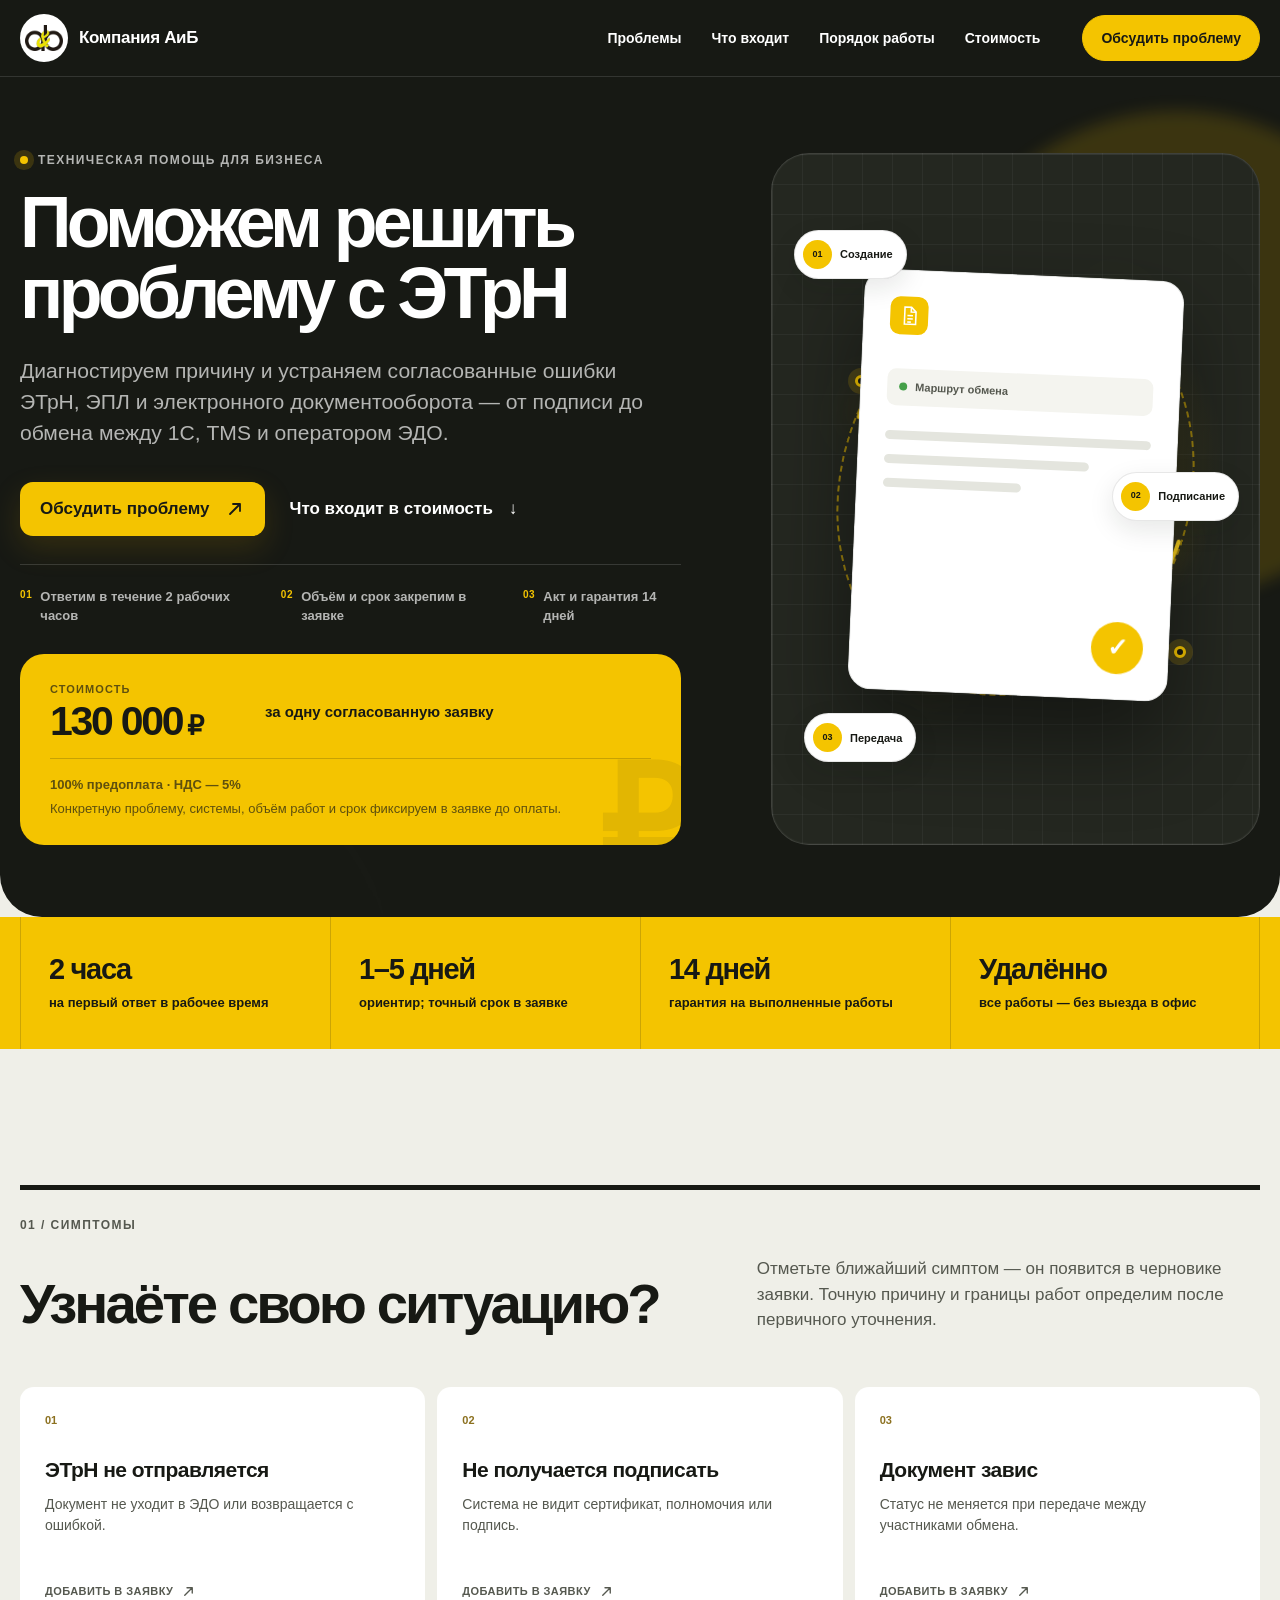
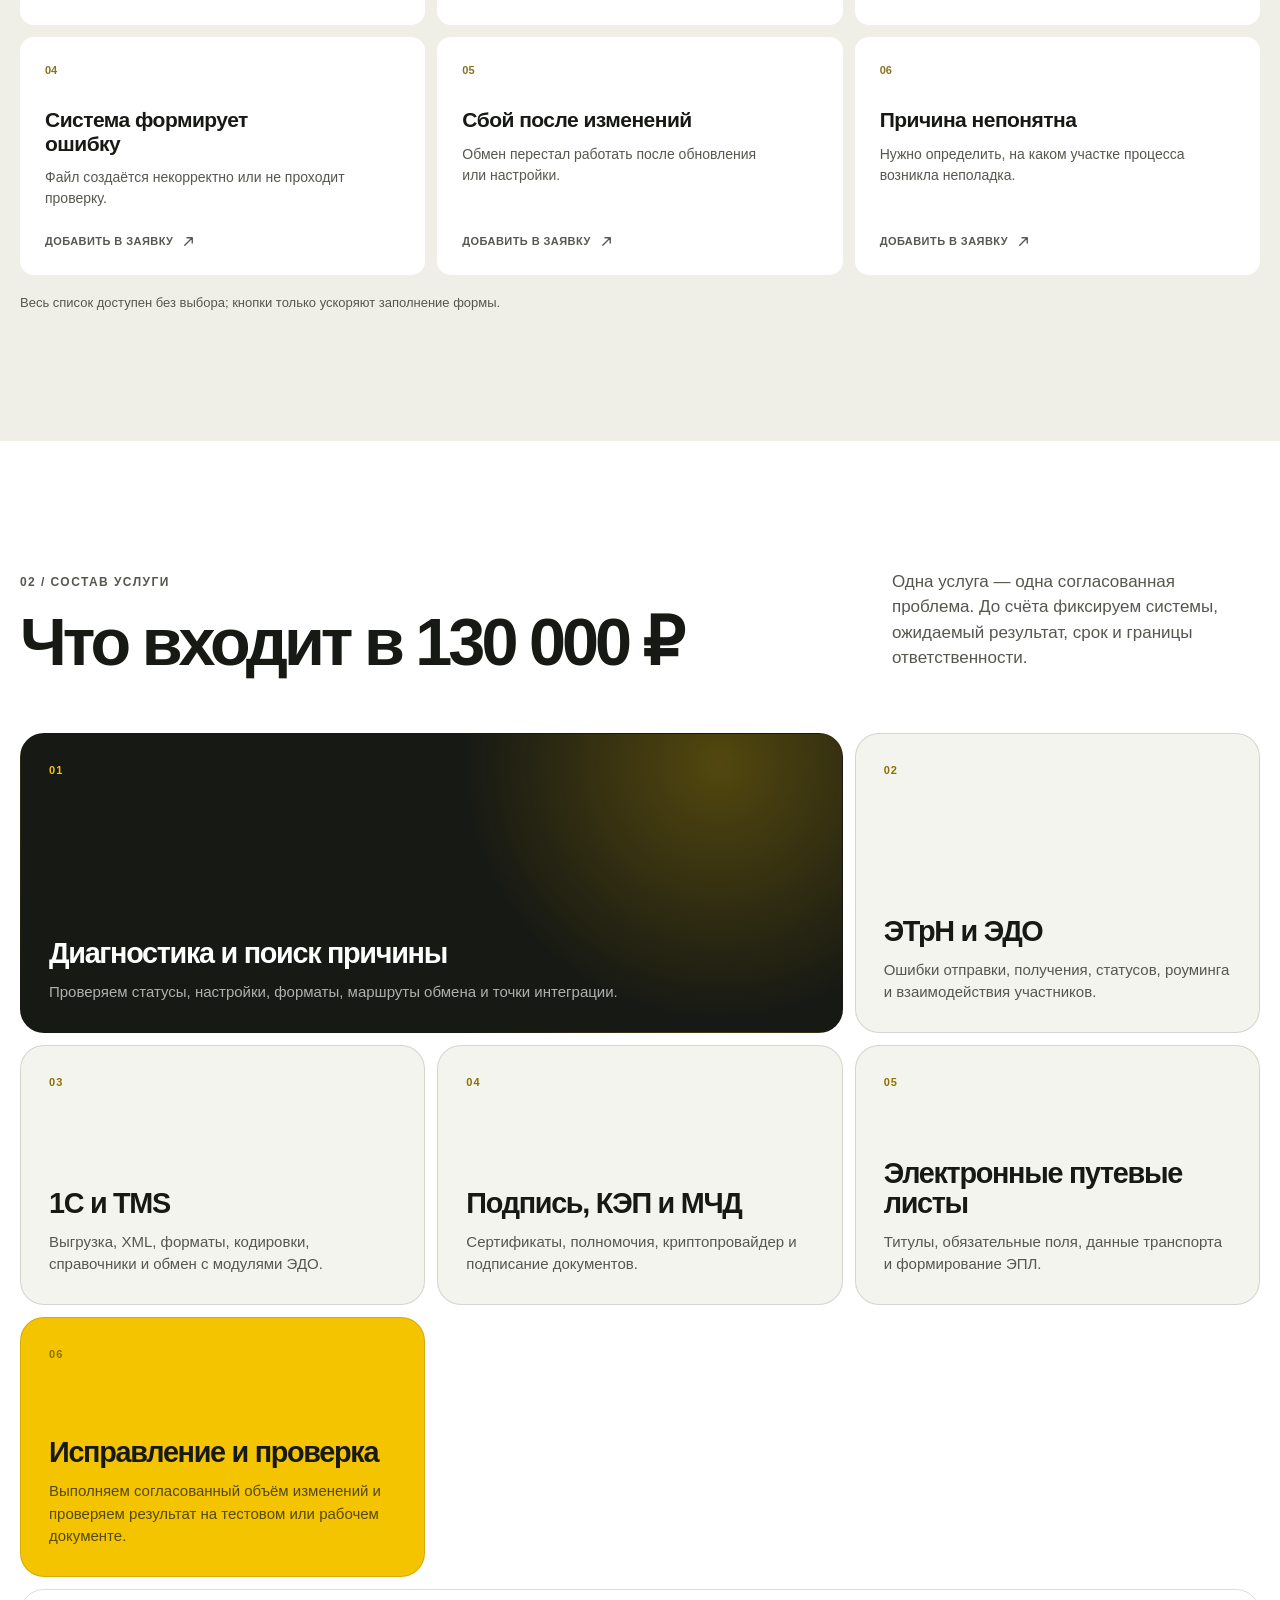
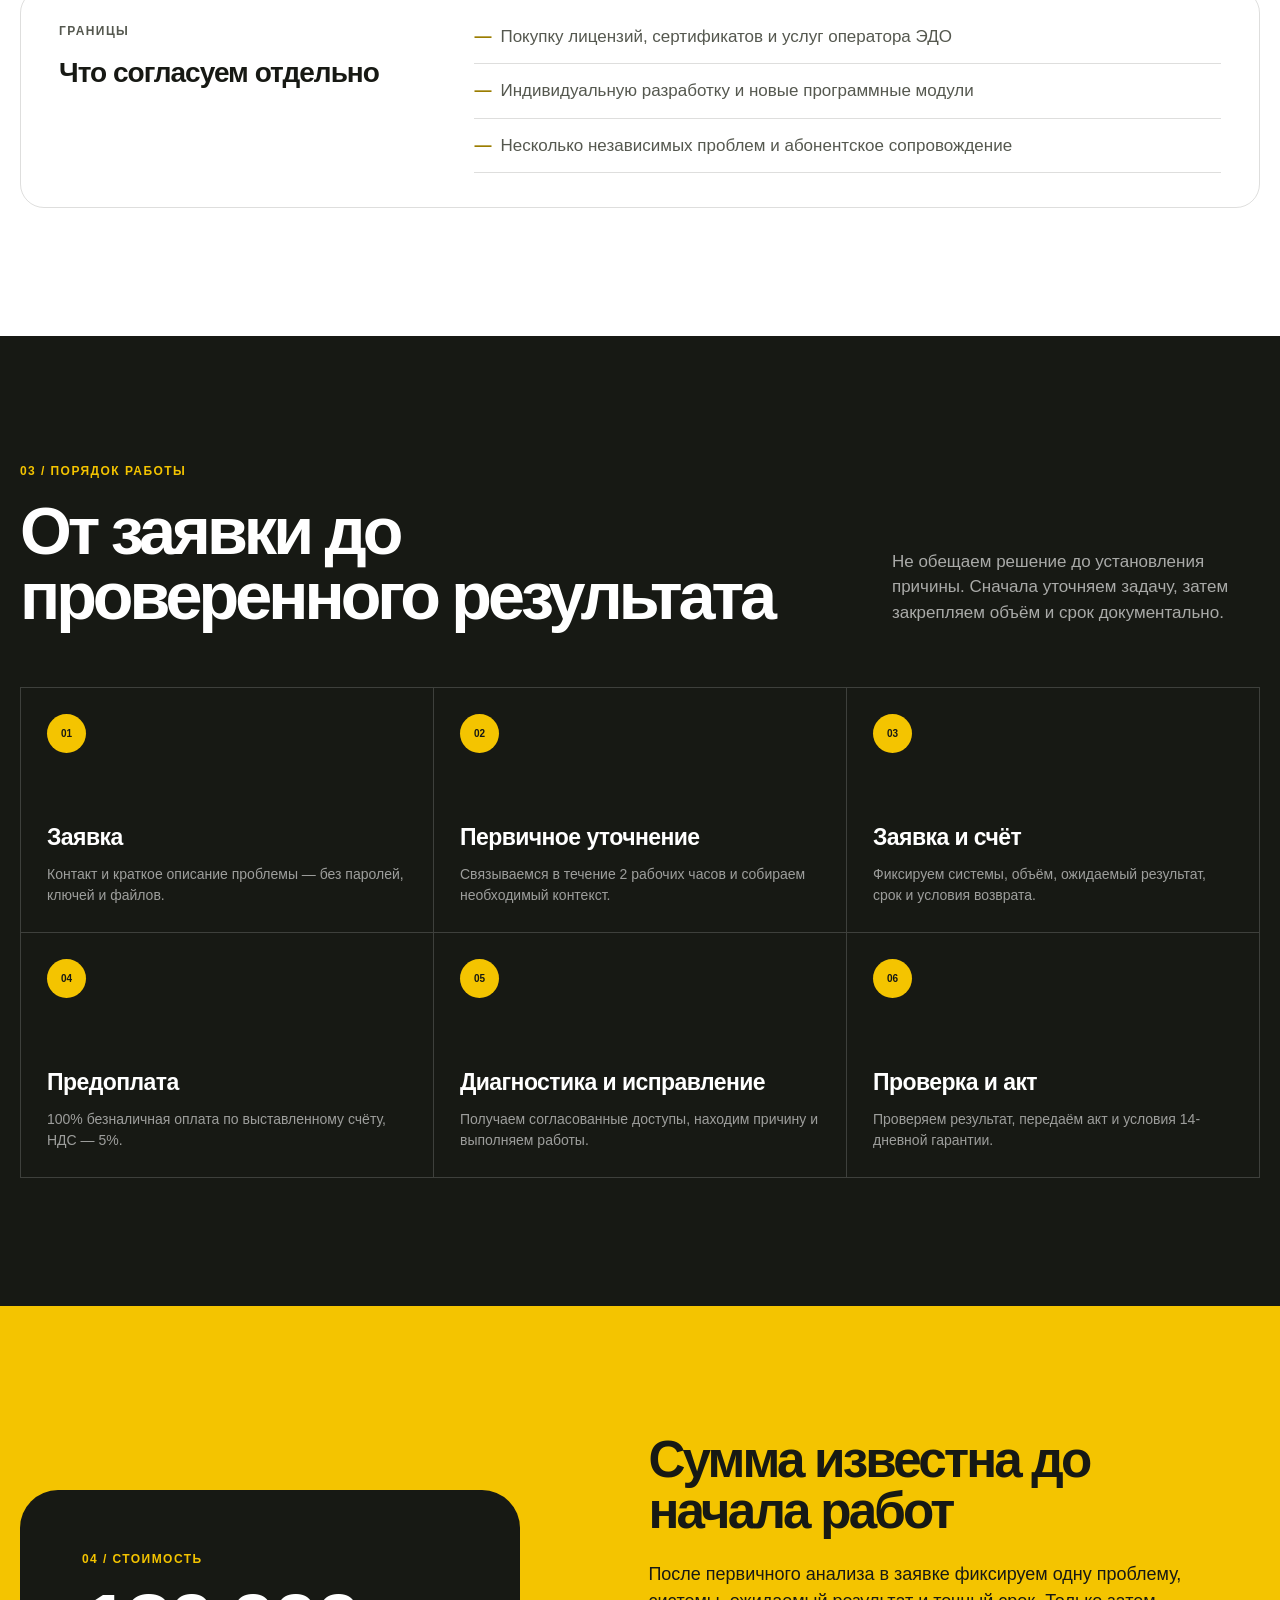
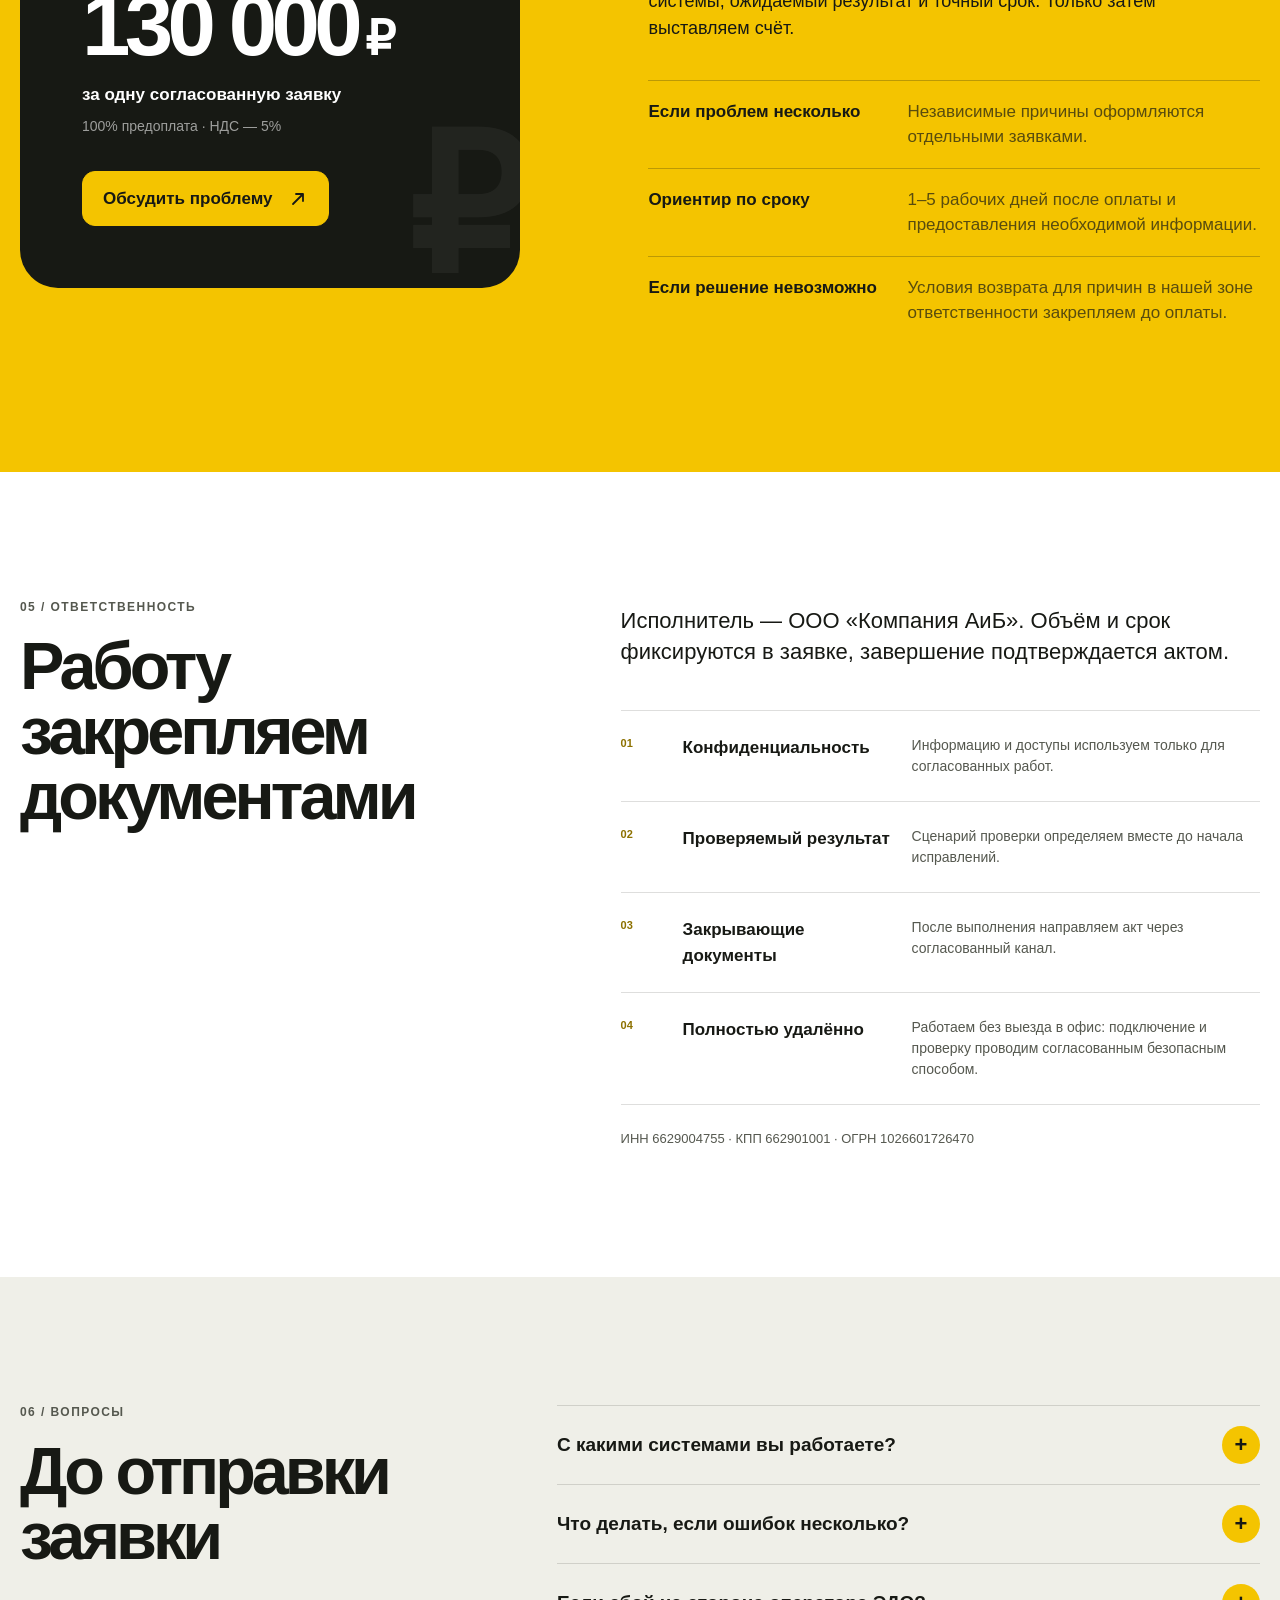
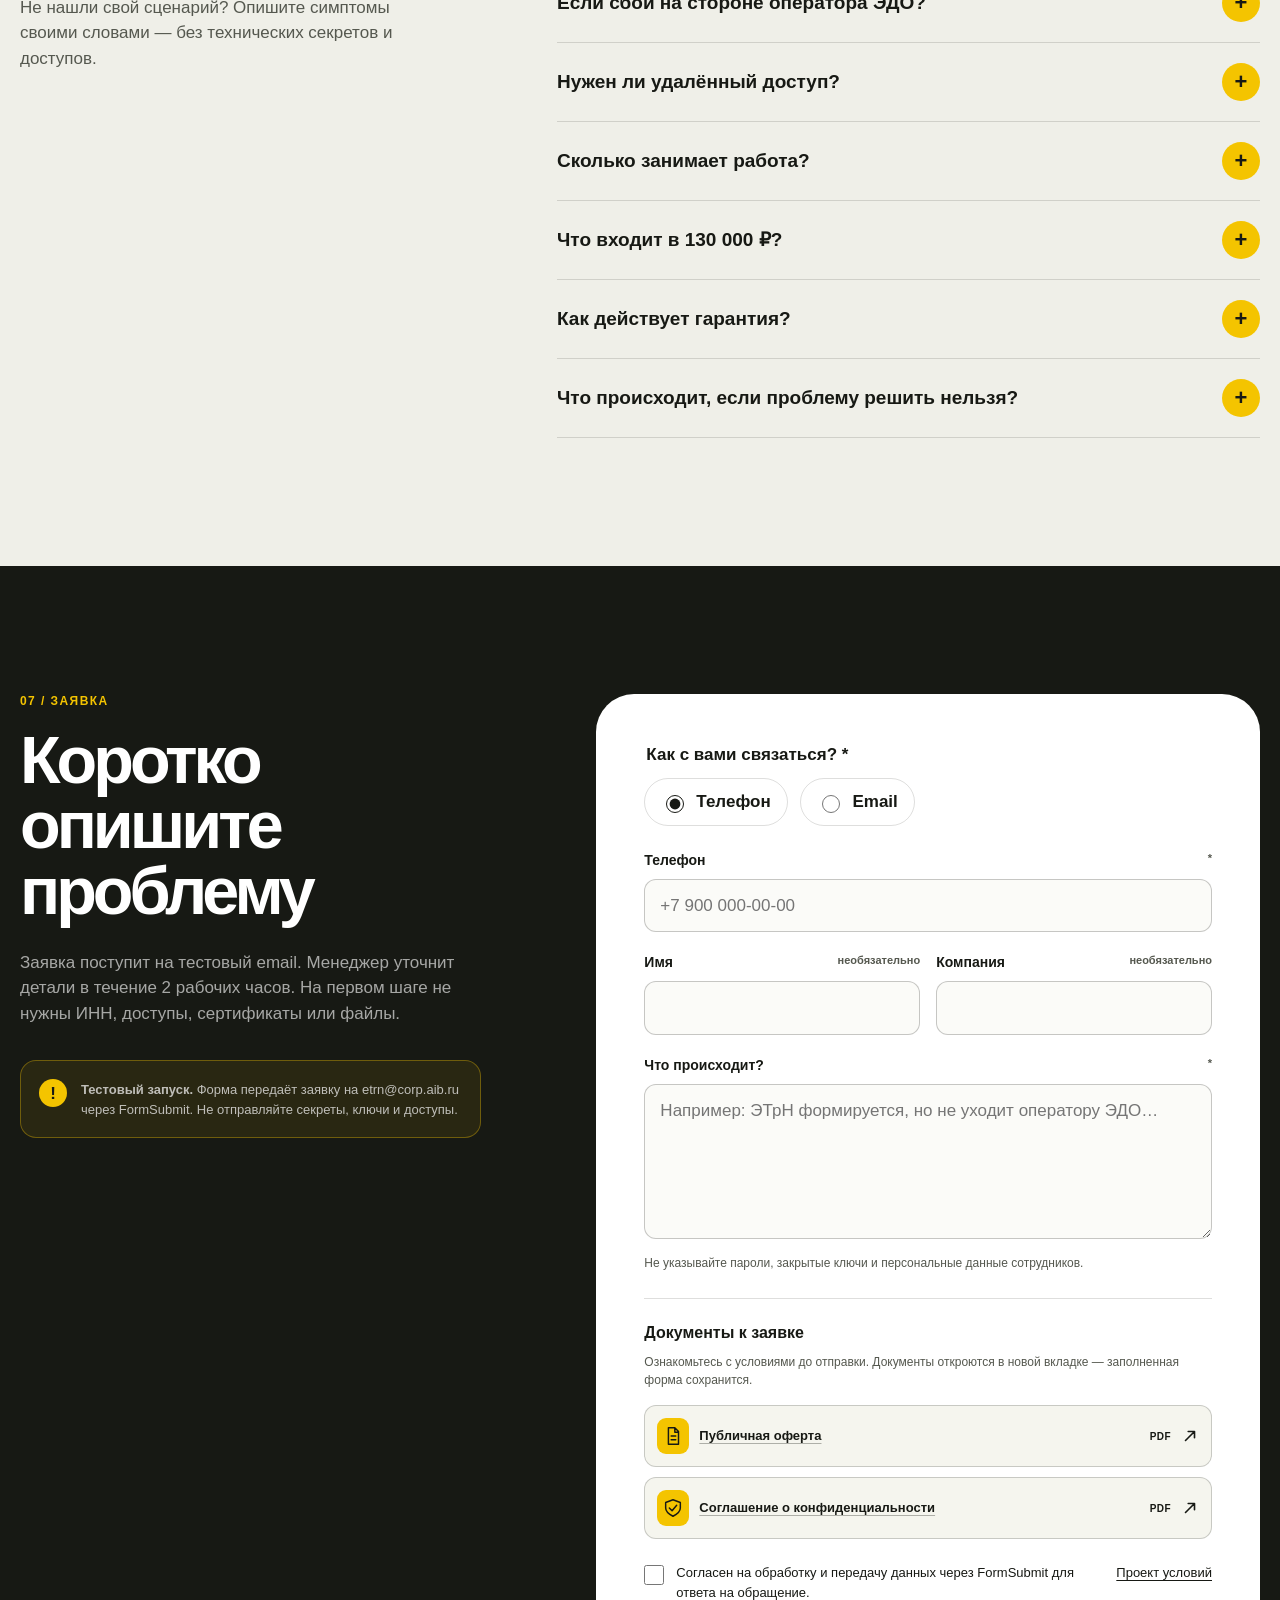
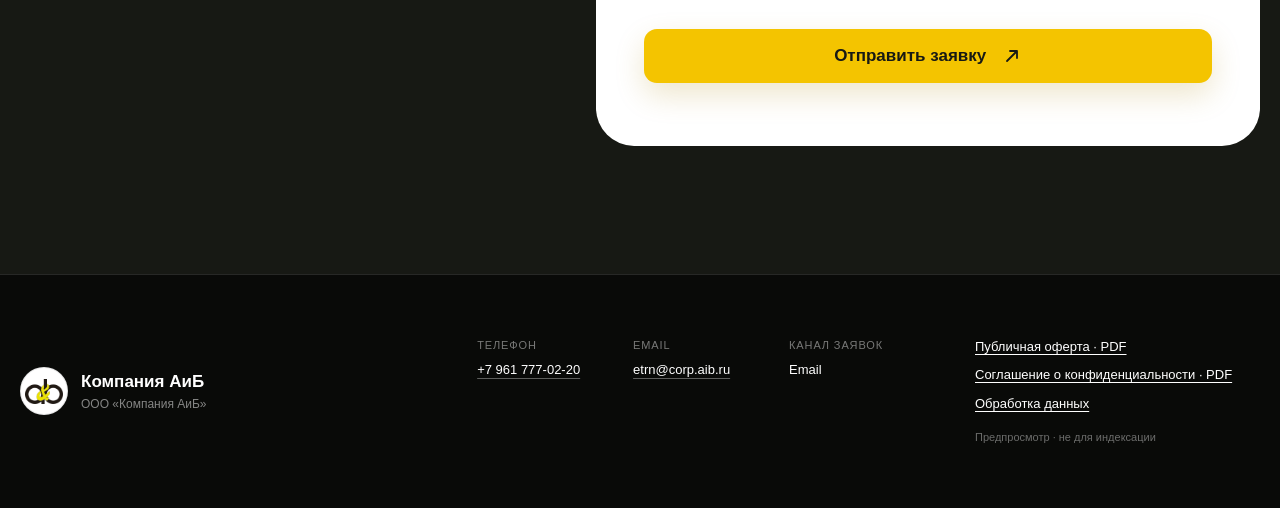
<file: index.html>
<!doctype html>
<html lang="ru">
  <head>
    <meta charset="utf-8">
    <meta name="viewport" content="width=device-width, initial-scale=1">
    <meta name="robots" content="noindex, nofollow">
    <meta name="theme-color" content="#171914">
    <title>Решение проблем с ЭТрН — 130 000 ₽ | Компания АиБ</title>
    <meta name="description" content="Удалённая диагностика и устранение согласованных проблем с ЭТрН, ЭПЛ, ЭДО, 1С и TMS. Одна согласованная заявка — 130 000 ₽, НДС 5%.">
    <meta property="og:type" content="website">
    <meta property="og:locale" content="ru_RU">
    <meta property="og:title" content="Поможем решить проблему с ЭТрН">
    <meta property="og:description" content="Диагностика и согласованный объём исправлений — 130 000 ₽ за заявку.">
    <link rel="icon" href="data:image/svg+xml,%3Csvg xmlns='http://www.w3.org/2000/svg' viewBox='0 0 64 64'%3E%3Crect width='64' height='64' rx='16' fill='%23f4c400'/%3E%3Cpath d='M15 37h12l7-14h15' fill='none' stroke='%23171914' stroke-width='6' stroke-linecap='round' stroke-linejoin='round'/%3E%3Ccircle cx='15' cy='37' r='5' fill='%23171914'/%3E%3Ccircle cx='49' cy='23' r='5' fill='%23171914'/%3E%3C/svg%3E">
    <link rel="stylesheet" href="styles.css">
    <script src="app.js" defer></script>
  </head>
  <body
    data-variant="b"
    data-preview="true"
    data-form-mode="testing"
    data-form-endpoint="https://formsubmit.co/ajax/etrn@corp.aib.ru"
    data-form-retry-seconds="30"
    data-form-duplicate-minutes="10"
    data-analytics-provider="Yandex Metrica"
    data-analytics-counter=""
  >
    <a class="skip-link" href="#main">К содержанию</a>

    <header class="site-header site-header--final">
      <div class="site-header__inner">
        <a class="brand" href="#top" aria-label="Компания АиБ — в начало страницы">
          <span class="brand__mark" aria-hidden="true">
            <img src="assets/aib-logo.png" alt="" width="100" height="66">
          </span>
          <span class="brand__text">Компания АиБ</span>
        </a>
        <nav class="site-nav" aria-label="Основная навигация">
          <a href="#problems">Проблемы</a>
          <a href="#scope">Что входит</a>
          <a href="#process">Порядок работы</a>
          <a href="#price">Стоимость</a>
        </nav>
        <a class="header-cta" href="#request" data-cta data-placement="header">Обсудить проблему</a>
      </div>
    </header>

    <a class="floating-cta" href="#request" data-floating-cta data-cta data-placement="mobile_floating" aria-hidden="true" tabindex="-1">
      Обсудить проблему <span class="button__icon" aria-hidden="true"><svg viewBox="0 0 20 20" focusable="false"><path d="M5 15 15 5M8 5h7v7"/></svg></span>
    </a>

    <main id="main">
      <section class="hero hero--final" id="top" aria-labelledby="hero-title">
        <div class="hero__glow hero__glow--one" aria-hidden="true"></div>
        <div class="hero__glow hero__glow--two" aria-hidden="true"></div>
        <div class="hero__grid">
          <div class="hero__copy">
            <p class="eyebrow"><span aria-hidden="true"></span> Техническая помощь для бизнеса</p>
            <h1 id="hero-title">Поможем решить проблему с ЭТрН</h1>
            <p class="hero__lead">Диагностируем причину и устраняем согласованные ошибки ЭТрН, ЭПЛ и электронного документооборота — от подписи до обмена между 1С, TMS и оператором ЭДО.</p>
            <div class="hero__actions">
              <a class="button button--primary" href="#request" data-cta data-placement="hero">Обсудить проблему <span class="button__icon" aria-hidden="true"><svg viewBox="0 0 20 20" focusable="false"><path d="M5 15 15 5M8 5h7v7"/></svg></span></a>
              <a class="button button--text" href="#scope">Что входит в стоимость <span aria-hidden="true">↓</span></a>
            </div>
          </div>

          <ul class="hero__facts" aria-label="Ключевые условия">
            <li><span aria-hidden="true">01</span> Ответим в течение 2 рабочих часов</li>
            <li><span aria-hidden="true">02</span> Объём и срок закрепим в заявке</li>
            <li><span aria-hidden="true">03</span> Акт и гарантия 14 дней</li>
          </ul>

          <aside class="price-panel" id="hero-price" aria-label="Стоимость и условия">
            <p class="price-panel__label">Стоимость</p>
            <p class="price-panel__value">130 000<span> ₽</span></p>
            <p class="price-panel__unit">за одну согласованную заявку</p>
            <div class="price-panel__rule"></div>
            <p class="price-panel__prepay">100% предоплата · НДС — 5%</p>
            <p class="price-panel__note">Конкретную проблему, системы, объём работ и срок фиксируем в заявке до оплаты.</p>
          </aside>

          <figure class="flow-visual" aria-label="Схема маршрута электронного документа">
            <div class="flow-visual__signal flow-visual__signal--one" aria-hidden="true"></div>
            <div class="flow-visual__signal flow-visual__signal--two" aria-hidden="true"></div>
            <div class="flow-visual__route" aria-hidden="true"></div>
            <svg class="flow-visual__pulse" viewBox="0 0 100 100" preserveAspectRatio="none" aria-hidden="true" focusable="false">
              <ellipse cx="50" cy="50" rx="49" ry="49" pathLength="100" />
            </svg>
            <div class="flow-node flow-node--start"><span>01</span> Создание</div>
            <div class="flow-node flow-node--sign"><span>02</span> Подписание</div>
            <div class="flow-node flow-node--send"><span>03</span> Передача</div>
            <div class="document-card">
              <div class="document-card__top">
                <span class="document-card__icon" aria-hidden="true">
                  <svg viewBox="0 0 24 24" focusable="false"><path d="M7 2.75h7.2L19.25 7.8V21.25H7z"/><path d="M14 2.75V8h5.25M10 12h6M10 15.5h6M10 19h4"/></svg>
                </span>
                <span>Электронный перевозочный документ</span>
              </div>
              <div class="document-card__status"><span></span> Маршрут обмена</div>
              <div class="document-card__line document-card__line--wide"></div>
              <div class="document-card__line"></div>
              <div class="document-card__line document-card__line--short"></div>
              <div class="document-card__check" aria-hidden="true">✓</div>
            </div>
          </figure>
        </div>
      </section>

      <section class="promise-strip" aria-label="Условия работы">
        <div class="promise-strip__inner">
          <p><strong>2 часа</strong><span>на первый ответ в рабочее время</span></p>
          <p><strong>1–5 дней</strong><span>ориентир; точный срок в заявке</span></p>
          <p><strong>14 дней</strong><span>гарантия на выполненные работы</span></p>
          <p><strong>Удалённо</strong><span>все работы — без выезда в офис</span></p>
        </div>
      </section>

      <section class="symptoms" id="problems" aria-labelledby="symptoms-title">
        <div class="symptoms__heading">
          <p class="section-index">01 / Симптомы</p>
          <h2 id="symptoms-title">Узнаёте свою ситуацию?</h2>
          <p>Отметьте ближайший симптом — он появится в черновике заявки. Точную причину и границы работ определим после первичного уточнения.</p>
        </div>
        <div class="symptoms__grid">
        <button class="symptom-card" type="button" data-symptom="ЭТрН не отправляется" data-cta data-placement="symptom_card" aria-pressed="false">
          <span class="symptom-card__number" aria-hidden="true">01</span>
          <span class="symptom-card__title">ЭТрН не отправляется</span>
          <span class="symptom-card__text">Документ не уходит в ЭДО или возвращается с ошибкой.</span>
          <span class="symptom-card__action"><span class="symptom-card__action-label">Добавить в заявку</span> <span class="button__icon" aria-hidden="true"><svg viewBox="0 0 20 20" focusable="false"><path d="M5 15 15 5M8 5h7v7"/></svg></span></span>
        </button>
        <button class="symptom-card" type="button" data-symptom="Не получается подписать" data-cta data-placement="symptom_card" aria-pressed="false">
          <span class="symptom-card__number" aria-hidden="true">02</span>
          <span class="symptom-card__title">Не получается подписать</span>
          <span class="symptom-card__text">Система не видит сертификат, полномочия или подпись.</span>
          <span class="symptom-card__action"><span class="symptom-card__action-label">Добавить в заявку</span> <span class="button__icon" aria-hidden="true"><svg viewBox="0 0 20 20" focusable="false"><path d="M5 15 15 5M8 5h7v7"/></svg></span></span>
        </button>
        <button class="symptom-card" type="button" data-symptom="Документ завис" data-cta data-placement="symptom_card" aria-pressed="false">
          <span class="symptom-card__number" aria-hidden="true">03</span>
          <span class="symptom-card__title">Документ завис</span>
          <span class="symptom-card__text">Статус не меняется при передаче между участниками обмена.</span>
          <span class="symptom-card__action"><span class="symptom-card__action-label">Добавить в заявку</span> <span class="button__icon" aria-hidden="true"><svg viewBox="0 0 20 20" focusable="false"><path d="M5 15 15 5M8 5h7v7"/></svg></span></span>
        </button>
        <button class="symptom-card" type="button" data-symptom="Система формирует ошибку" data-cta data-placement="symptom_card" aria-pressed="false">
          <span class="symptom-card__number" aria-hidden="true">04</span>
          <span class="symptom-card__title">Система формирует ошибку</span>
          <span class="symptom-card__text">Файл создаётся некорректно или не проходит проверку.</span>
          <span class="symptom-card__action"><span class="symptom-card__action-label">Добавить в заявку</span> <span class="button__icon" aria-hidden="true"><svg viewBox="0 0 20 20" focusable="false"><path d="M5 15 15 5M8 5h7v7"/></svg></span></span>
        </button>
        <button class="symptom-card" type="button" data-symptom="Сбой после изменений" data-cta data-placement="symptom_card" aria-pressed="false">
          <span class="symptom-card__number" aria-hidden="true">05</span>
          <span class="symptom-card__title">Сбой после изменений</span>
          <span class="symptom-card__text">Обмен перестал работать после обновления или настройки.</span>
          <span class="symptom-card__action"><span class="symptom-card__action-label">Добавить в заявку</span> <span class="button__icon" aria-hidden="true"><svg viewBox="0 0 20 20" focusable="false"><path d="M5 15 15 5M8 5h7v7"/></svg></span></span>
        </button>
        <button class="symptom-card" type="button" data-symptom="Причина непонятна" data-cta data-placement="symptom_card" aria-pressed="false">
          <span class="symptom-card__number" aria-hidden="true">06</span>
          <span class="symptom-card__title">Причина непонятна</span>
          <span class="symptom-card__text">Нужно определить, на каком участке процесса возникла неполадка.</span>
          <span class="symptom-card__action"><span class="symptom-card__action-label">Добавить в заявку</span> <span class="button__icon" aria-hidden="true"><svg viewBox="0 0 20 20" focusable="false"><path d="M5 15 15 5M8 5h7v7"/></svg></span></span>
        </button></div>
        <p class="selection-status" aria-live="polite">Весь список доступен без выбора; кнопки только ускоряют заполнение формы.</p>
      </section>

      <section class="scope-section" id="scope" aria-labelledby="scope-title">
        <div class="content-shell">
          <div class="section-heading section-heading--split">
            <div>
              <p class="section-index">02 / Состав услуги</p>
              <h2 id="scope-title">Что входит в 130 000 ₽</h2>
            </div>
            <p>Одна услуга — одна согласованная проблема. До счёта фиксируем системы, ожидаемый результат, срок и границы ответственности.</p>
          </div>

          <div class="scope-grid">
            <article class="scope-card scope-card--wide">
              <span class="scope-card__index">01</span>
              <h3>Диагностика и поиск причины</h3>
              <p>Проверяем статусы, настройки, форматы, маршруты обмена и точки интеграции.</p>
            </article>
            <article class="scope-card">
              <span class="scope-card__index">02</span>
              <h3>ЭТрН и ЭДО</h3>
              <p>Ошибки отправки, получения, статусов, роуминга и взаимодействия участников.</p>
            </article>
            <article class="scope-card">
              <span class="scope-card__index">03</span>
              <h3>1С и TMS</h3>
              <p>Выгрузка, XML, форматы, кодировки, справочники и обмен с модулями ЭДО.</p>
            </article>
            <article class="scope-card">
              <span class="scope-card__index">04</span>
              <h3>Подпись, КЭП и МЧД</h3>
              <p>Сертификаты, полномочия, криптопровайдер и подписание документов.</p>
            </article>
            <article class="scope-card">
              <span class="scope-card__index">05</span>
              <h3>Электронные путевые листы</h3>
              <p>Титулы, обязательные поля, данные транспорта и формирование ЭПЛ.</p>
            </article>
            <article class="scope-card scope-card--accent">
              <span class="scope-card__index">06</span>
              <h3>Исправление и проверка</h3>
              <p>Выполняем согласованный объём изменений и проверяем результат на тестовом или рабочем документе.</p>
            </article>
          </div>

          <aside class="boundaries" aria-labelledby="boundaries-title">
            <div>
              <p class="section-index">Границы</p>
              <h3 id="boundaries-title">Что согласуем отдельно</h3>
            </div>
            <ul>
              <li>Покупку лицензий, сертификатов и услуг оператора ЭДО</li>
              <li>Индивидуальную разработку и новые программные модули</li>
              <li>Несколько независимых проблем и абонентское сопровождение</li>
            </ul>
          </aside>
        </div>
      </section>

      <section class="process-section" id="process" aria-labelledby="process-title">
        <div class="content-shell">
          <div class="section-heading section-heading--split section-heading--inverse">
            <div>
              <p class="section-index">03 / Порядок работы</p>
              <h2 id="process-title">От заявки до проверенного результата</h2>
            </div>
            <p>Не обещаем решение до установления причины. Сначала уточняем задачу, затем закрепляем объём и срок документально.</p>
          </div>
          <ol class="process-list">
            <li><span>01</span><div><h3>Заявка</h3><p>Контакт и краткое описание проблемы — без паролей, ключей и файлов.</p></div></li>
            <li><span>02</span><div><h3>Первичное уточнение</h3><p>Связываемся в течение 2 рабочих часов и собираем необходимый контекст.</p></div></li>
            <li><span>03</span><div><h3>Заявка и счёт</h3><p>Фиксируем системы, объём, ожидаемый результат, срок и условия возврата.</p></div></li>
            <li><span>04</span><div><h3>Предоплата</h3><p>100% безналичная оплата по выставленному счёту, НДС — 5%.</p></div></li>
            <li><span>05</span><div><h3>Диагностика и исправление</h3><p>Получаем согласованные доступы, находим причину и выполняем работы.</p></div></li>
            <li><span>06</span><div><h3>Проверка и акт</h3><p>Проверяем результат, передаём акт и условия 14-дневной гарантии.</p></div></li>
          </ol>
        </div>
      </section>

      <section class="pricing-section" id="price" aria-labelledby="price-title">
        <div class="content-shell pricing-layout">
          <div class="pricing-card">
            <p class="section-index">04 / Стоимость</p>
            <h2 id="price-title">130 000<span> ₽</span></h2>
            <p class="pricing-card__unit">за одну согласованную заявку</p>
            <p class="pricing-card__tax">100% предоплата · НДС — 5%</p>
            <a class="button button--dark" href="#request" data-cta data-placement="price">Обсудить проблему <span class="button__icon" aria-hidden="true"><svg viewBox="0 0 20 20" focusable="false"><path d="M5 15 15 5M8 5h7v7"/></svg></span></a>
          </div>
          <div class="pricing-copy">
            <h3>Сумма известна до начала работ</h3>
            <p>После первичного анализа в заявке фиксируем одну проблему, системы, ожидаемый результат и точный срок. Только затем выставляем счёт.</p>
            <dl class="terms-list">
              <div><dt>Если проблем несколько</dt><dd>Независимые причины оформляются отдельными заявками.</dd></div>
              <div><dt>Ориентир по сроку</dt><dd>1–5 рабочих дней после оплаты и предоставления необходимой информации.</dd></div>
              <div><dt>Если решение невозможно</dt><dd>Условия возврата для причин в нашей зоне ответственности закрепляем до оплаты.</dd></div>
            </dl>
          </div>
        </div>
      </section>

      <section class="trust-section" aria-labelledby="trust-title">
        <div class="content-shell trust-layout">
          <div>
            <p class="section-index">05 / Ответственность</p>
            <h2 id="trust-title">Работу закрепляем документами</h2>
          </div>
          <div class="trust-copy">
            <p class="trust-copy__lead">Исполнитель — ООО «Компания АиБ». Объём и срок фиксируются в заявке, завершение подтверждается актом.</p>
            <div class="trust-points">
              <article><span>01</span><h3>Конфиденциальность</h3><p>Информацию и доступы используем только для согласованных работ.</p></article>
              <article><span>02</span><h3>Проверяемый результат</h3><p>Сценарий проверки определяем вместе до начала исправлений.</p></article>
              <article><span>03</span><h3>Закрывающие документы</h3><p>После выполнения направляем акт через согласованный канал.</p></article>
              <article><span>04</span><h3>Полностью удалённо</h3><p>Работаем без выезда в офис: подключение и проверку проводим согласованным безопасным способом.</p></article>
            </div>
            <p class="requisites">ИНН 6629004755 · КПП 662901001 · ОГРН 1026601726470</p>
          </div>
        </div>
      </section>

      <section class="faq-section" id="faq" aria-labelledby="faq-title">
        <div class="content-shell faq-layout">
          <div class="faq-heading">
            <p class="section-index">06 / Вопросы</p>
            <h2 id="faq-title">До отправки заявки</h2>
            <p>Не нашли свой сценарий? Опишите симптомы своими словами — без технических секретов и доступов.</p>
          </div>
          <div class="faq-list">
        <details class="faq-item">
          <summary>С какими системами вы работаете?<span aria-hidden="true">+</span></summary>
          <div class="faq-item__content">
            <div class="faq-item__content-inner"><p>Рассматриваем задачи в 1С, TMS, модулях и сервисах ЭДО, а также при обмене ЭТрН и формировании ЭПЛ. Конкретные системы и версии фиксируем в заявке после первичного анализа.</p></div>
          </div>
        </details>
        <details class="faq-item">
          <summary>Что делать, если ошибок несколько?<span aria-hidden="true">+</span></summary>
          <div class="faq-item__content">
            <div class="faq-item__content-inner"><p>Определим, относятся ли симптомы к одной причине. Несколько независимых проблем оформляются отдельными согласованными заявками.</p></div>
          </div>
        </details>
        <details class="faq-item">
          <summary>Если сбой на стороне оператора ЭДО?<span aria-hidden="true">+</span></summary>
          <div class="faq-item__content">
            <div class="faq-item__content-inner"><p>Поможем локализовать причину и подготовить дальнейшие действия. Мы не можем устранить инфраструктурный сбой оператора, если он не связан с нашими работами.</p></div>
          </div>
        </details>
        <details class="faq-item">
          <summary>Нужен ли удалённый доступ?<span aria-hidden="true">+</span></summary>
          <div class="faq-item__content">
            <div class="faq-item__content-inner"><p>Все работы выполняем удалённо. При необходимости диагностики заранее согласуем доступ и безопасный способ подключения — пароли и ключи электронной подписи через публичную форму не запрашиваем.</p></div>
          </div>
        </details>
        <details class="faq-item">
          <summary>Сколько занимает работа?<span aria-hidden="true">+</span></summary>
          <div class="faq-item__content">
            <div class="faq-item__content-inner"><p>Ориентир — 1–5 рабочих дней после предоплаты и получения необходимых доступов и информации. Точный срок фиксируем в заявке.</p></div>
          </div>
        </details>
        <details class="faq-item">
          <summary>Что входит в 130 000 ₽?<span aria-hidden="true">+</span></summary>
          <div class="faq-item__content">
            <div class="faq-item__content-inner"><p>Первичный анализ, диагностика причины, согласованный объём исправлений, проверка результата и закрывающие документы в рамках одной заявки.</p></div>
          </div>
        </details>
        <details class="faq-item">
          <summary>Как действует гарантия?<span aria-hidden="true">+</span></summary>
          <div class="faq-item__content">
            <div class="faq-item__content-inner"><p>На выполненные работы предусмотрена гарантия 14 дней. Границы гарантийного случая и порядок обращения фиксируем в заявке.</p></div>
          </div>
        </details>
        <details class="faq-item">
          <summary>Что происходит, если проблему решить нельзя?<span aria-hidden="true">+</span></summary>
          <div class="faq-item__content">
            <div class="faq-item__content-inner"><p>До оплаты согласуем ожидаемый результат и условия возврата для причин в нашей зоне ответственности. Безусловный возврат при внешних ограничениях оператора, контрагента или программного обеспечения не обещаем.</p></div>
          </div>
        </details></div>
        </div>
      </section>

      <section class="lead-section" id="request" aria-labelledby="request-title">
        <div class="content-shell lead-layout">
          <div class="lead-copy">
            <p class="section-index">07 / Заявка</p>
            <h2 id="request-title">Коротко опишите проблему</h2>
            <p>Заявка поступит на тестовый email. Менеджер уточнит детали в течение 2 рабочих часов. На первом шаге не нужны ИНН, доступы, сертификаты или файлы.</p>
            <div class="preview-badge"><span aria-hidden="true">!</span><p><strong>Тестовый запуск.</strong> Форма передаёт заявку на etrn@corp.aib.ru через FormSubmit. Не отправляйте секреты, ключи и доступы.</p></div>
          </div>

          <form class="lead-form" novalidate data-lead-form autocomplete="on">
            <div class="form-honey" aria-hidden="true">
              <label for="website">Не заполняйте это поле</label>
              <input id="website" name="_honey" type="text" tabindex="-1" autocomplete="off">
            </div>
            <fieldset class="contact-choice">
              <legend>Как с вами связаться? <span aria-hidden="true">*</span></legend>
              <label><input type="radio" name="contact_type" value="phone" checked> Телефон</label>
              <label><input type="radio" name="contact_type" value="email"> Email</label>
            </fieldset>

            <div class="form-field" data-contact-field="phone">
              <label for="phone">Телефон <span aria-hidden="true">*</span></label>
              <input id="phone" name="phone" type="tel" inputmode="tel" autocomplete="tel" placeholder="+7 900 000-00-00" aria-describedby="phone-error">
              <p class="field-error" id="phone-error"></p>
            </div>

            <div class="form-field" data-contact-field="email" hidden>
              <label for="email">Email <span aria-hidden="true">*</span></label>
              <input id="email" name="email" type="email" inputmode="email" autocomplete="email" placeholder="name@company.ru" aria-describedby="email-error" disabled>
              <p class="field-error" id="email-error"></p>
            </div>

            <div class="form-row">
              <div class="form-field">
                <label for="name">Имя <span>необязательно</span></label>
                <input id="name" name="name" type="text" autocomplete="name" maxlength="80">
              </div>
              <div class="form-field">
                <label for="company">Компания <span>необязательно</span></label>
                <input id="company" name="company" type="text" autocomplete="organization" maxlength="120">
              </div>
            </div>

            <div class="form-field">
              <label for="problem">Что происходит? <span aria-hidden="true">*</span></label>
              <textarea id="problem" name="problem" rows="5" maxlength="1500" placeholder="Например: ЭТрН формируется, но не уходит оператору ЭДО…" aria-describedby="problem-hint problem-error"></textarea>
              <p class="field-hint" id="problem-hint">Не указывайте пароли, закрытые ключи и персональные данные сотрудников.</p>
              <p class="field-error" id="problem-error"></p>
            </div>

            <section class="form-documents" aria-labelledby="form-documents-title">
              <h3 id="form-documents-title">Документы к заявке</h3>
              <p>Ознакомьтесь с условиями до отправки. Документы откроются в новой вкладке — заполненная форма сохранится.</p>
              <a class="document-link" href="assets/documents/offer.pdf?v=20260923" target="_blank" rel="noopener" aria-label="Публичная оферта — PDF, в новой вкладке">
                <span class="document-link__icon" aria-hidden="true"><svg viewBox="0 0 24 24" focusable="false"><path d="M7 3h7l4 4v14H7zM14 3v5h4M10 12h5M10 16h5"/></svg></span>
                <span class="document-link__label">Публичная оферта</span>
                <span class="document-link__format" aria-hidden="true">PDF</span>
                <span class="button__icon" aria-hidden="true"><svg viewBox="0 0 20 20" focusable="false"><path d="M5 15 15 5M8 5h7v7"/></svg></span>
              </a>
              <a class="document-link" href="assets/documents/confidentiality.pdf?v=20260923" target="_blank" rel="noopener" aria-label="Соглашение о конфиденциальности — PDF, в новой вкладке">
                <span class="document-link__icon" aria-hidden="true"><svg viewBox="0 0 24 24" focusable="false"><path d="M12 3 4 6v6c0 4 4 7 8 9 4-2 8-5 8-9V6zM8 12l3 3 5-6"/></svg></span>
                <span class="document-link__label">Соглашение о конфиденциальности</span>
                <span class="document-link__format" aria-hidden="true">PDF</span>
                <span class="button__icon" aria-hidden="true"><svg viewBox="0 0 20 20" focusable="false"><path d="M5 15 15 5M8 5h7v7"/></svg></span>
              </a>
            </section>

            <div class="consent-row">
              <input id="consent" name="consent" type="checkbox" aria-describedby="consent-error">
              <label for="consent">Согласен на обработку и передачу данных через FormSubmit для ответа на обращение.</label>
              <button type="button" class="inline-link" data-open-dialog="privacy-dialog">Проект условий</button>
            </div>
            <p class="field-error" id="consent-error"></p>

            <button class="button button--primary form-submit" type="submit">Отправить заявку <span class="button__icon" aria-hidden="true"><svg viewBox="0 0 20 20" focusable="false"><path d="M5 15 15 5M8 5h7v7"/></svg></span></button>
            <div class="form-status" data-form-status role="status" aria-live="polite"></div>
          </form>
        </div>
      </section>
    </main>

    <aside class="selection-toast" data-selection-toast role="status" aria-live="polite" hidden>
      <div>
        <strong>Добавлено в заявку</strong>
        <span data-selection-toast-text></span>
      </div>
      <a href="#request" data-cta data-placement="symptom_toast">Перейти к форме</a>
      <button type="button" data-selection-toast-close aria-label="Закрыть уведомление">×</button>
    </aside>

    <footer class="site-footer">
      <div class="content-shell footer-grid">
        <div class="footer-brand">
          <span class="brand__mark" aria-hidden="true"><img src="assets/aib-logo.png" alt="" width="100" height="66"></span>
          <div><strong>Компания АиБ</strong><span>ООО «Компания АиБ»</span></div>
        </div>
        <dl class="footer-contacts">
          <div><dt>Телефон</dt><dd><a href="tel:+79617770220" data-contact data-channel="phone">+7 961 777-02-20</a></dd></div>
          <div><dt>Email</dt><dd><a href="mailto:etrn@corp.aib.ru" data-contact data-channel="email">etrn@corp.aib.ru</a></dd></div>
          <div><dt>Канал заявок</dt><dd>Email</dd></div>
        </dl>
        <div class="footer-docs">
          <a href="assets/documents/offer.pdf?v=20260923" target="_blank" rel="noopener">Публичная оферта · PDF</a>
          <a href="assets/documents/confidentiality.pdf?v=20260923" target="_blank" rel="noopener">Соглашение о конфиденциальности · PDF</a>
          <button type="button" data-open-dialog="privacy-dialog">Обработка данных</button>
          <span>Предпросмотр · не для индексации</span>
        </div>
      </div>
    </footer>

    <dialog class="info-dialog" id="privacy-dialog" aria-labelledby="privacy-title">
      <form method="dialog">
        <button class="dialog-close" aria-label="Закрыть окно">×</button>
        <p class="section-index">Проект документа</p>
        <h2 id="privacy-title">Обработка персональных данных</h2>
        <p>Для тестового ответа ООО «Компания АиБ» получает указанные в форме контакт, имя, компанию и описание проблемы. Передача выполняется через сервис FormSubmit на адрес etrn@corp.aib.ru; по документации сервиса обращения могут храниться до 30 дней. Не указывайте в форме пароли, закрытые ключи, сертификаты и данные третьих лиц. Согласие можно отозвать письмом на etrn@corp.aib.ru. Это проект условий для тестирования, а не утверждённая финальная политика.</p>
        <button class="button button--dark" value="close">Понятно</button>
      </form>
    </dialog>

  </body>
</html>
</file>
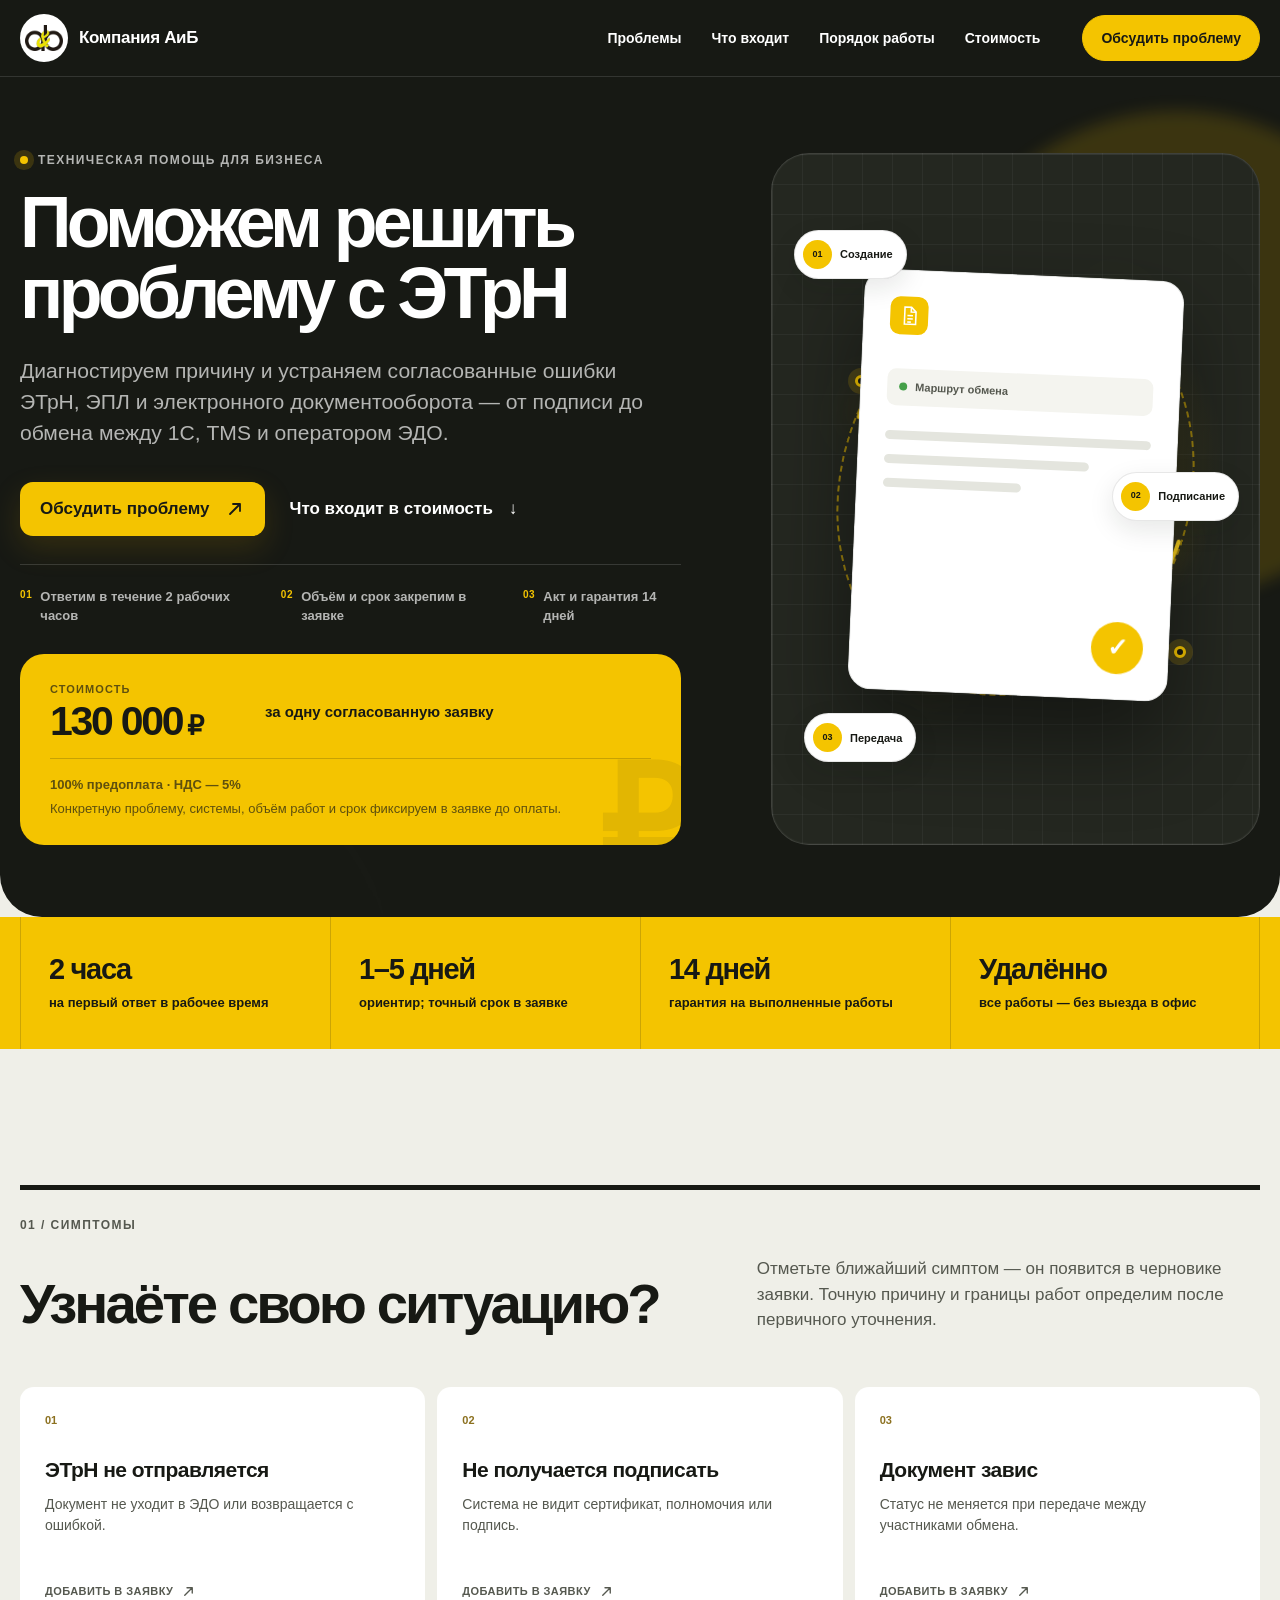
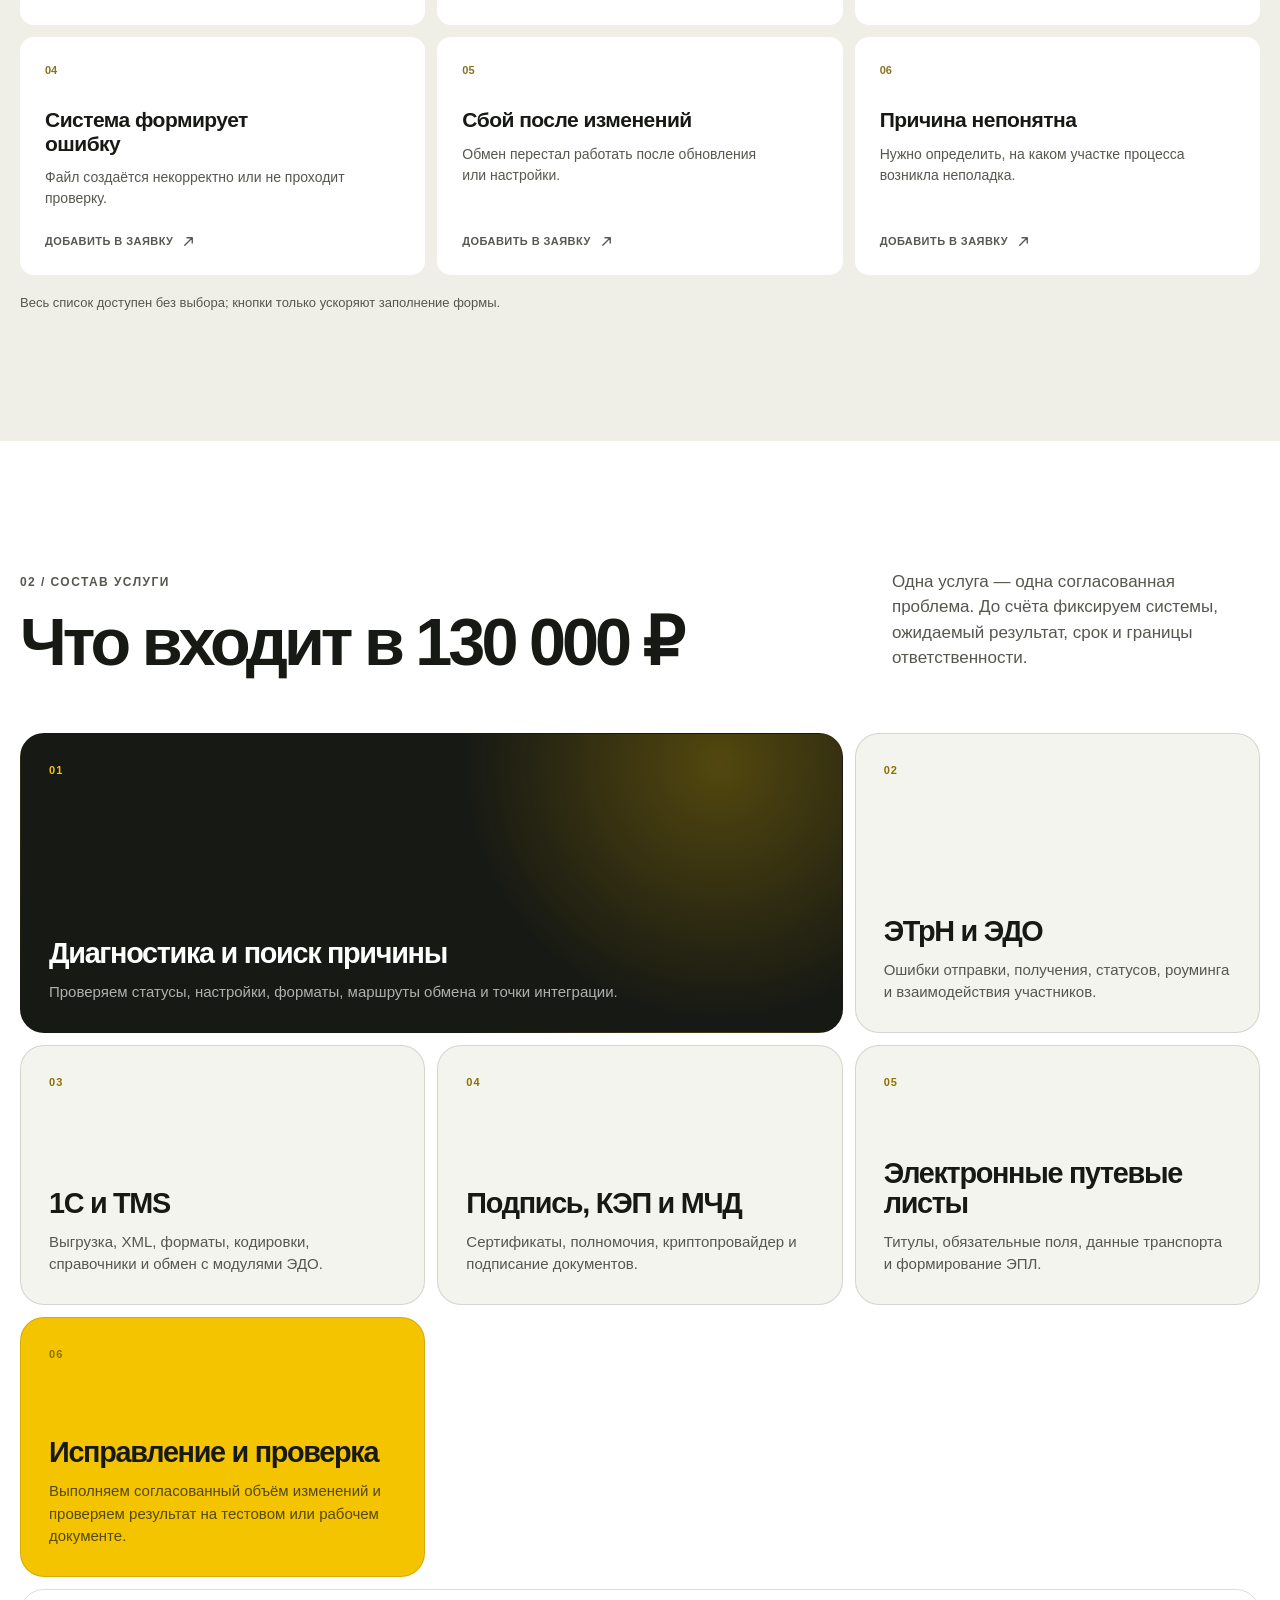
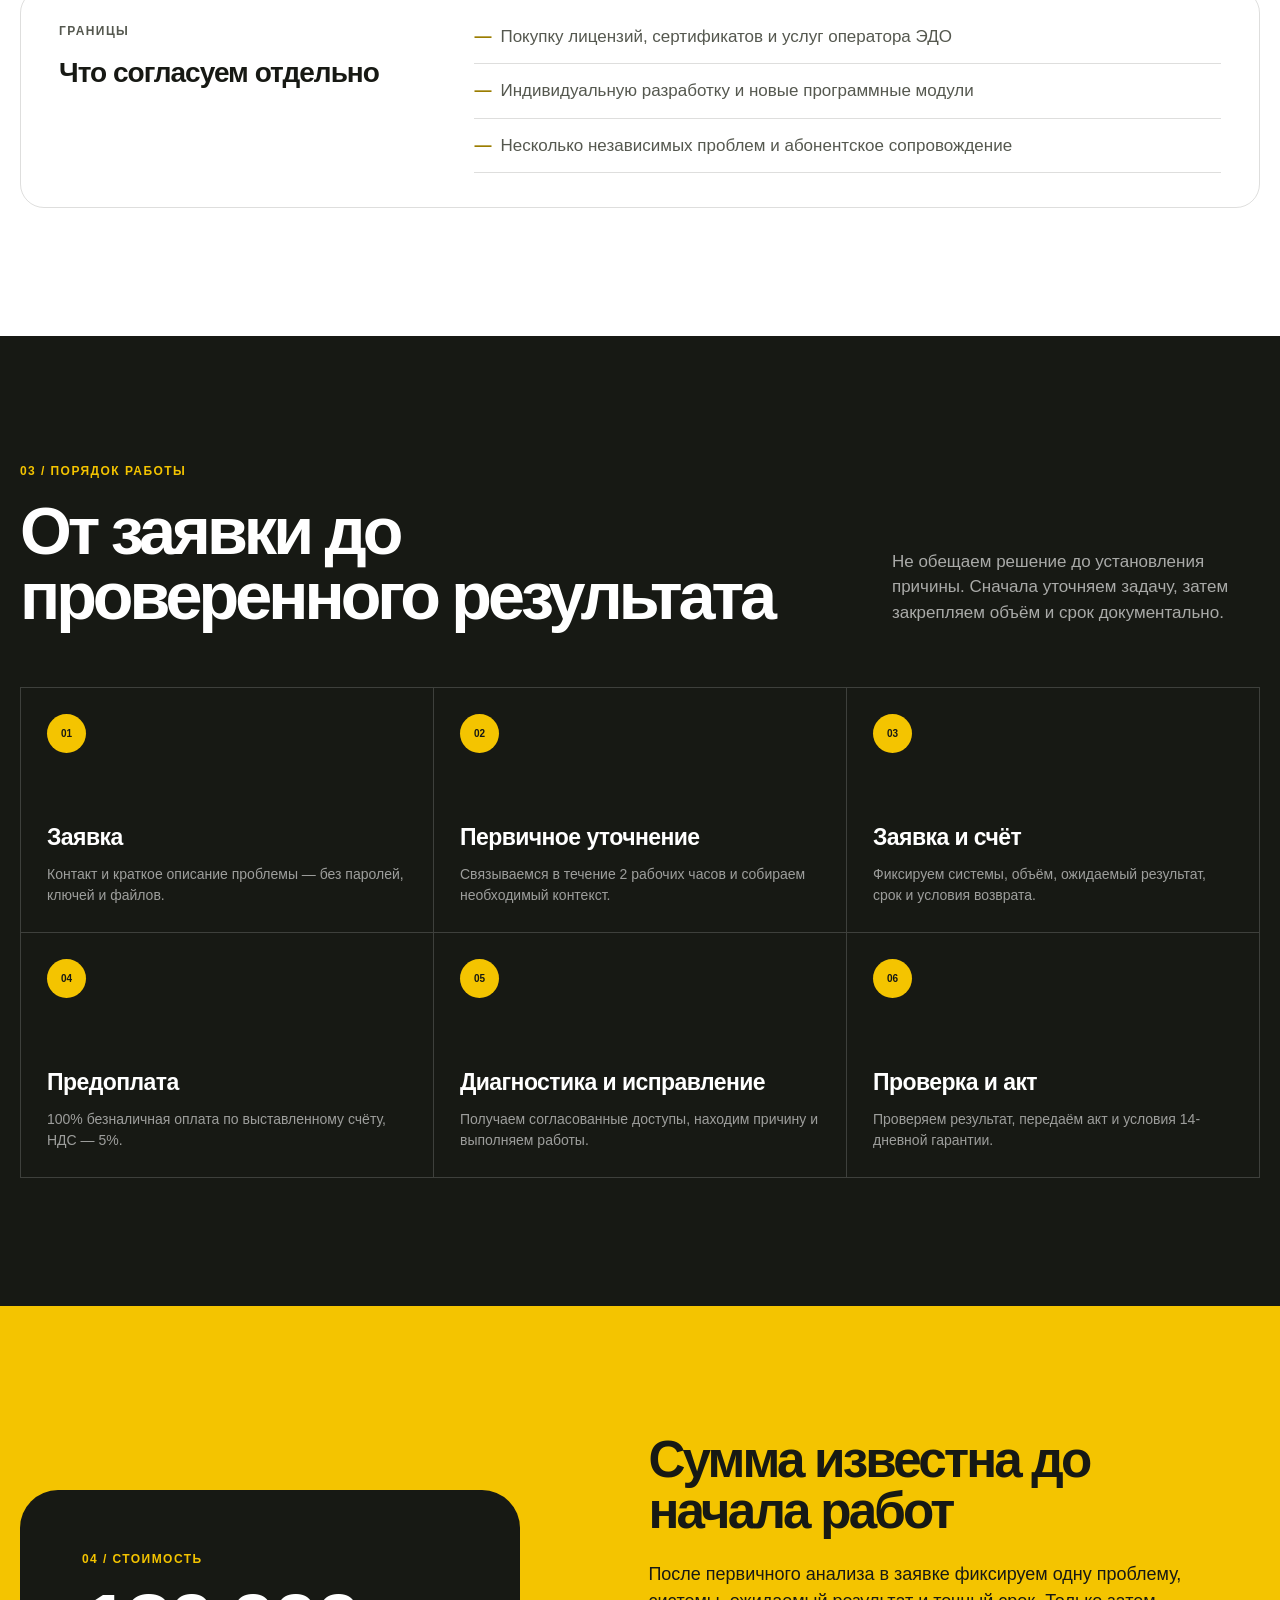
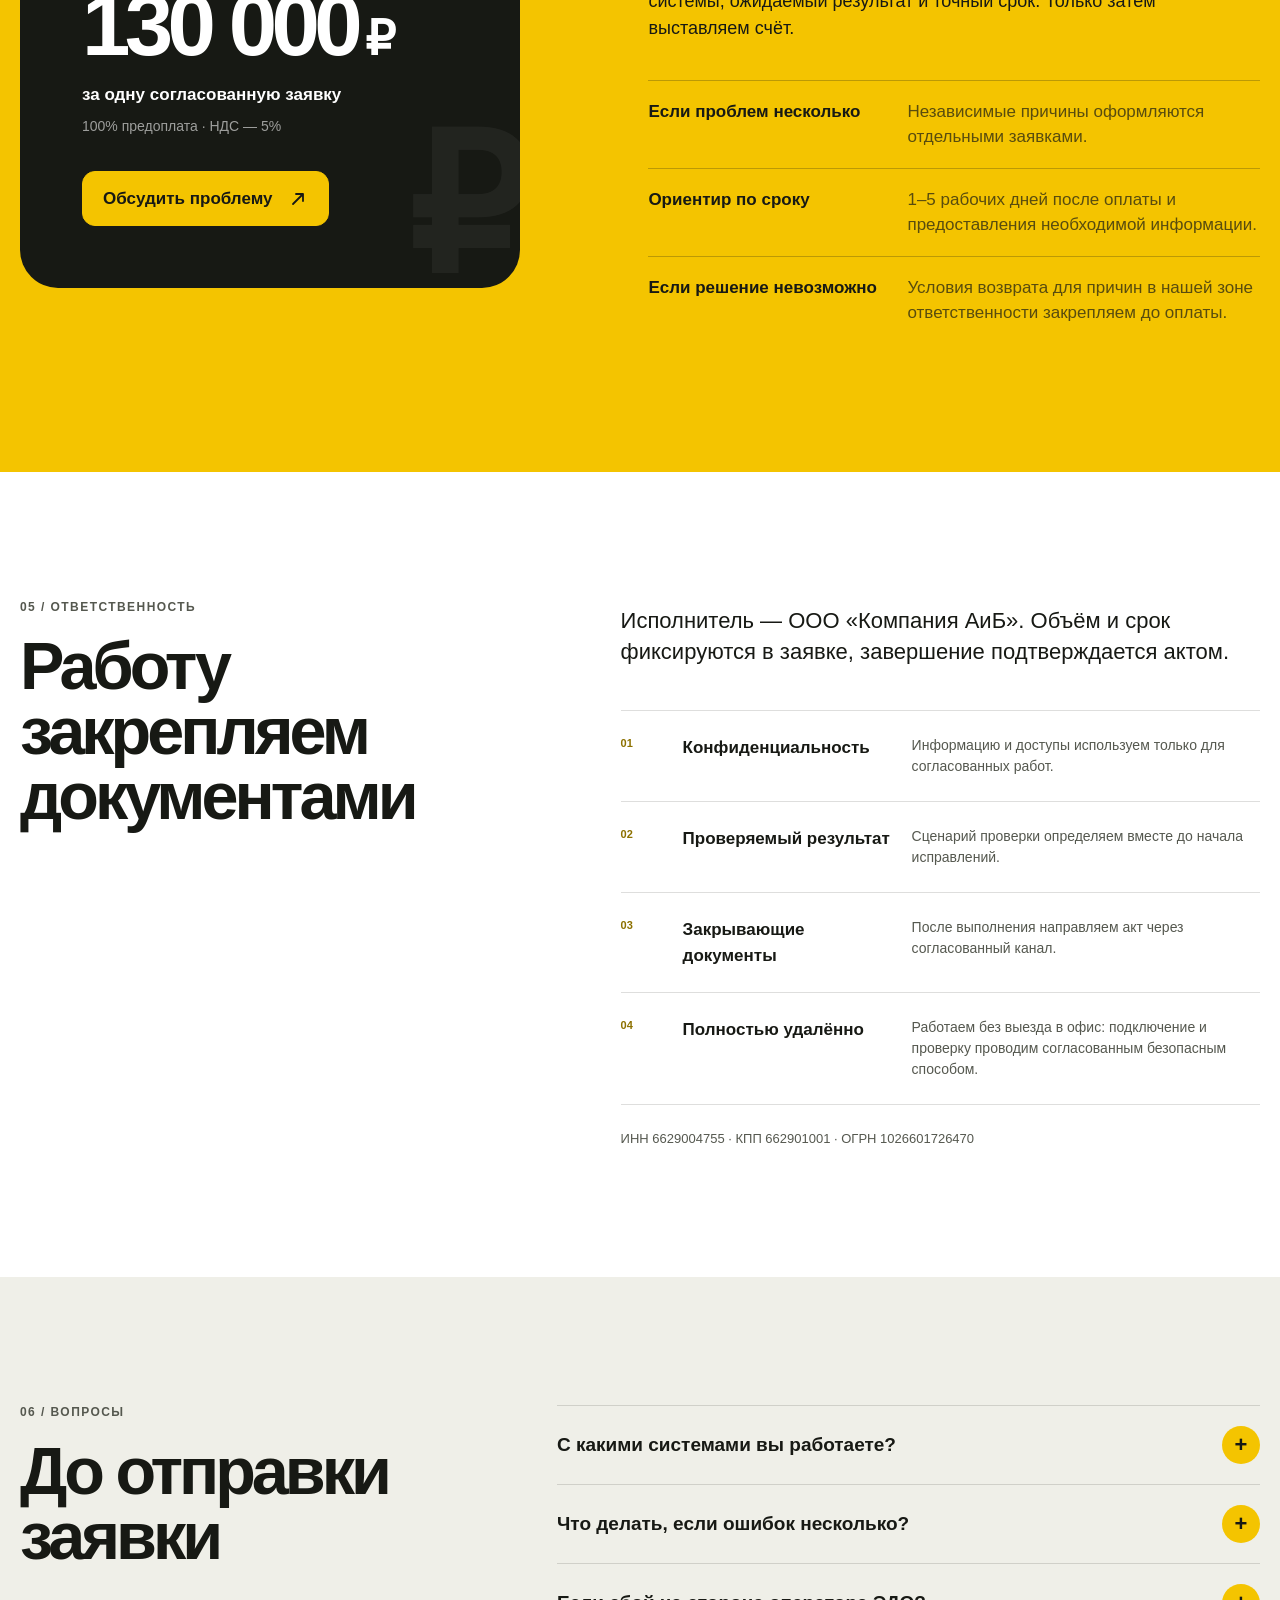
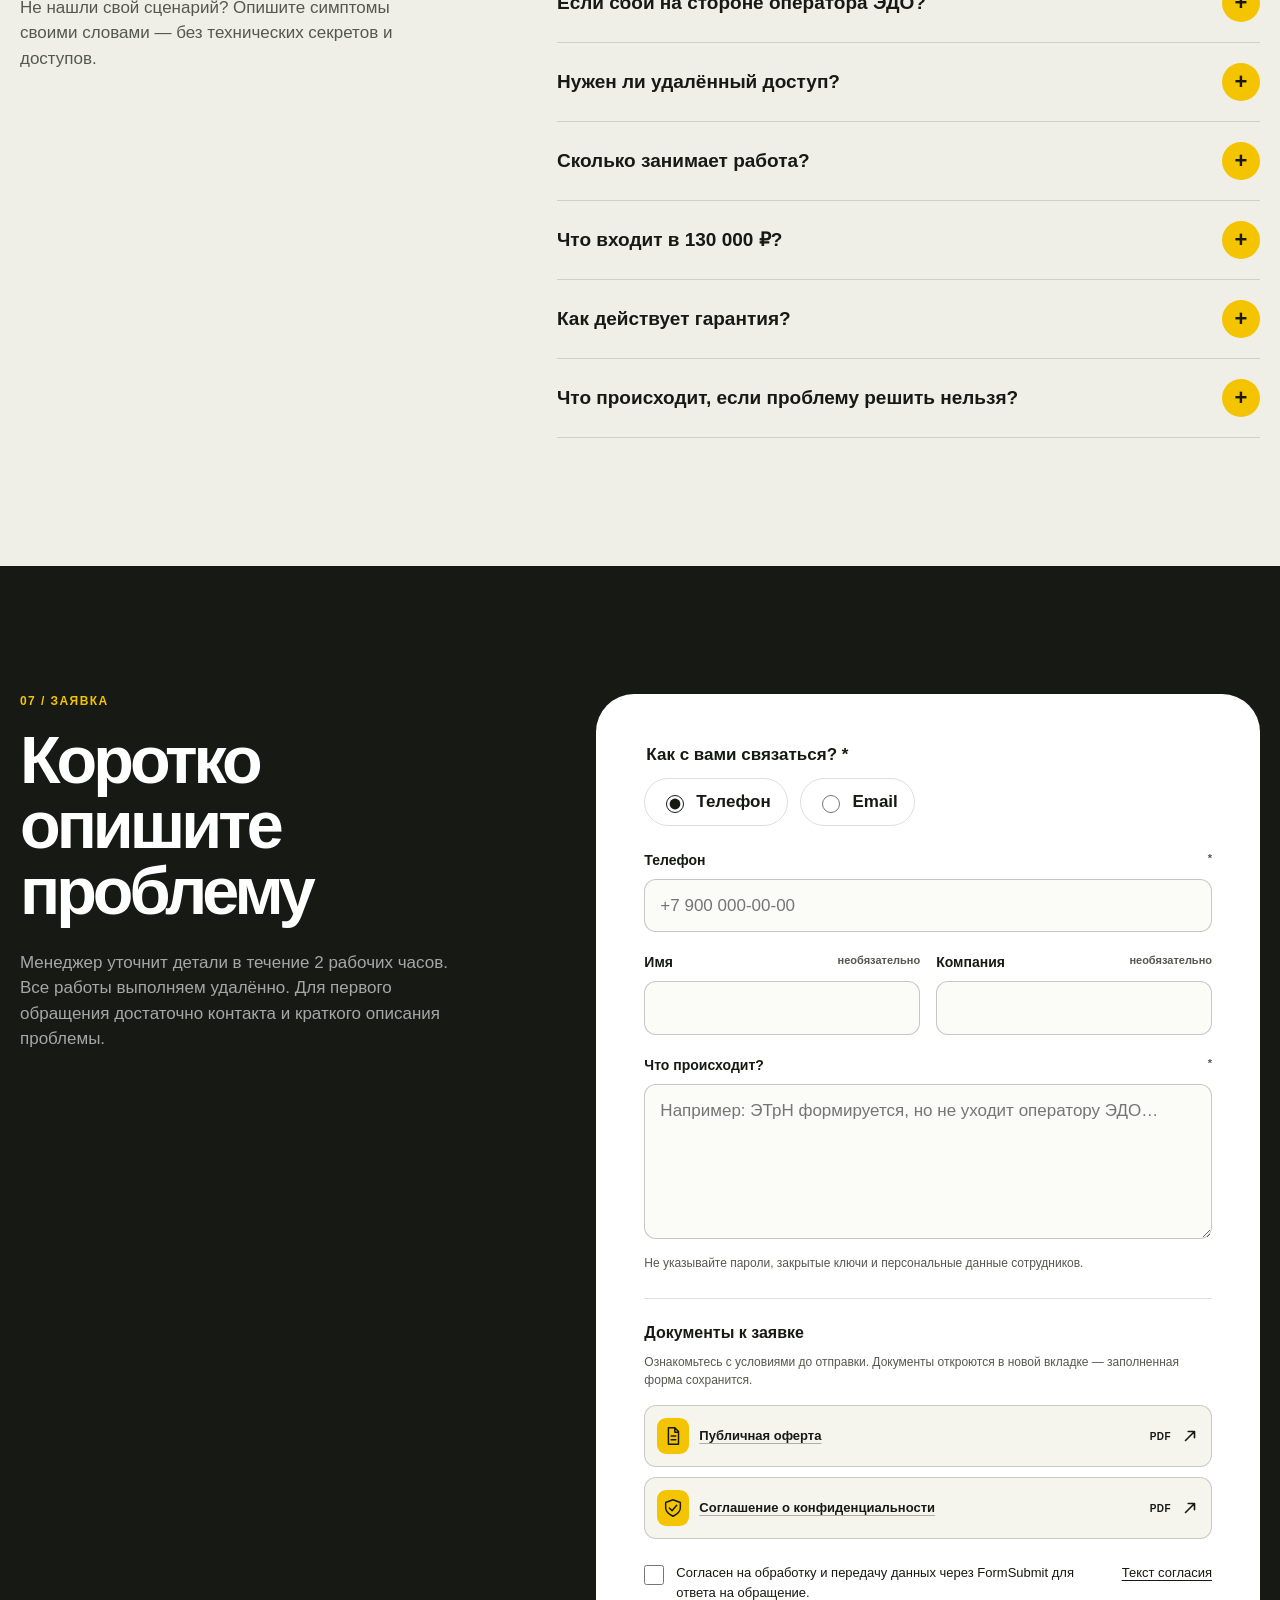
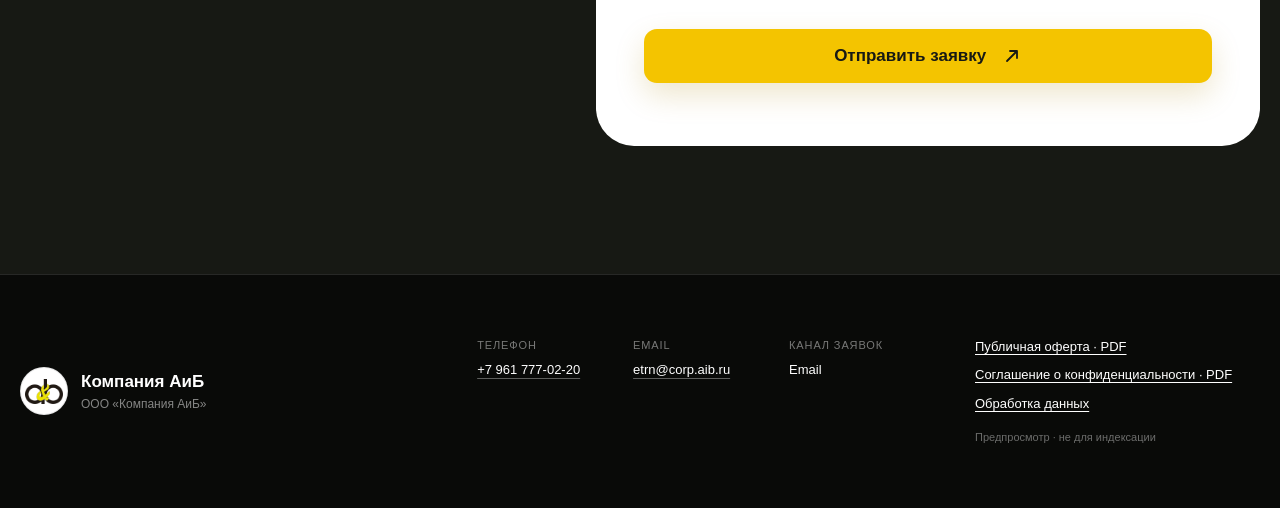
<file: docs/index.html>
<!doctype html>
<html lang="ru">
  <head>
    <meta charset="utf-8">
    <meta name="viewport" content="width=device-width, initial-scale=1">
    <meta name="robots" content="noindex, nofollow">

    <meta name="theme-color" content="#171914">
    <title>Решение проблем с ЭТрН — 130 000 ₽ | Компания АиБ</title>
    <meta name="description" content="Удалённая диагностика и устранение согласованных проблем с ЭТрН, ЭПЛ, ЭДО, 1С и TMS. Одна согласованная заявка — 130 000 ₽, НДС 5%.">
    <meta property="og:type" content="website">
    <meta property="og:locale" content="ru_RU">
    <meta property="og:title" content="Поможем решить проблему с ЭТрН">
    <meta property="og:description" content="Диагностика и согласованный объём исправлений — 130 000 ₽ за заявку.">
    <link rel="icon" href="data:image/svg+xml,%3Csvg xmlns='http://www.w3.org/2000/svg' viewBox='0 0 64 64'%3E%3Crect width='64' height='64' rx='16' fill='%23f4c400'/%3E%3Cpath d='M15 37h12l7-14h15' fill='none' stroke='%23171914' stroke-width='6' stroke-linecap='round' stroke-linejoin='round'/%3E%3Ccircle cx='15' cy='37' r='5' fill='%23171914'/%3E%3Ccircle cx='49' cy='23' r='5' fill='%23171914'/%3E%3C/svg%3E">
    <link rel="stylesheet" href="styles.css?v=6db6879598c9">
    <script src="app.js?v=6db6879598c9" defer></script>
  </head>
  <body
    data-variant="b"
    data-preview="true"
    data-form-mode="testing"
    data-form-endpoint="https://formsubmit.co/ajax/etrn@corp.aib.ru"
    data-form-retry-seconds="30"
    data-form-duplicate-minutes="10"
    data-analytics-provider="Yandex Metrica"
    data-analytics-counter=""
  >
    <a class="skip-link" href="#main">К содержанию</a>

    <header class="site-header site-header--final">
      <div class="site-header__inner">
        <a class="brand" href="#top" aria-label="Компания АиБ — в начало страницы">
          <span class="brand__mark" aria-hidden="true">
            <img src="assets/aib-logo.png" alt="" width="100" height="66">
          </span>
          <span class="brand__text">Компания АиБ</span>
        </a>
        <nav class="site-nav" aria-label="Основная навигация">
          <a href="#problems">Проблемы</a>
          <a href="#scope">Что входит</a>
          <a href="#process">Порядок работы</a>
          <a href="#price">Стоимость</a>
        </nav>
        <a class="header-cta" href="#request" data-cta data-placement="header">Обсудить проблему</a>
      </div>
    </header>

    <a class="floating-cta" href="#request" data-floating-cta data-cta data-placement="mobile_floating" aria-hidden="true" tabindex="-1">
      Обсудить проблему <span class="button__icon" aria-hidden="true"><svg viewBox="0 0 20 20" focusable="false"><path d="M5 15 15 5M8 5h7v7"/></svg></span>
    </a>

    <main id="main">
      <section class="hero hero--final" id="top" aria-labelledby="hero-title">
        <div class="hero__glow hero__glow--one" aria-hidden="true"></div>
        <div class="hero__glow hero__glow--two" aria-hidden="true"></div>
        <div class="hero__grid">
          <div class="hero__copy">
            <p class="eyebrow"><span aria-hidden="true"></span> Техническая помощь для бизнеса</p>
            <h1 id="hero-title">Поможем решить проблему с ЭТрН</h1>
            <p class="hero__lead">Диагностируем причину и устраняем согласованные ошибки ЭТрН, ЭПЛ и электронного документооборота — от подписи до обмена между 1С, TMS и оператором ЭДО.</p>
            <div class="hero__actions">
              <a class="button button--primary" href="#request" data-cta data-placement="hero">Обсудить проблему <span class="button__icon" aria-hidden="true"><svg viewBox="0 0 20 20" focusable="false"><path d="M5 15 15 5M8 5h7v7"/></svg></span></a>
              <a class="button button--text" href="#scope">Что входит в стоимость <span aria-hidden="true">↓</span></a>
            </div>
          </div>

          <ul class="hero__facts" aria-label="Ключевые условия">
            <li><span aria-hidden="true">01</span> Ответим в течение 2 рабочих часов</li>
            <li><span aria-hidden="true">02</span> Объём и срок закрепим в заявке</li>
            <li><span aria-hidden="true">03</span> Акт и гарантия 14 дней</li>
          </ul>

          <aside class="price-panel" id="hero-price" aria-label="Стоимость и условия">
            <p class="price-panel__label">Стоимость</p>
            <p class="price-panel__value">130 000<span> ₽</span></p>
            <p class="price-panel__unit">за одну согласованную заявку</p>
            <div class="price-panel__rule"></div>
            <p class="price-panel__prepay">100% предоплата · НДС — 5%</p>
            <p class="price-panel__note">Конкретную проблему, системы, объём работ и срок фиксируем в заявке до оплаты.</p>
          </aside>

          <figure class="flow-visual" aria-label="Схема маршрута электронного документа">
            <div class="flow-visual__signal flow-visual__signal--one" aria-hidden="true"></div>
            <div class="flow-visual__signal flow-visual__signal--two" aria-hidden="true"></div>
            <div class="flow-visual__route" aria-hidden="true"></div>
            <svg class="flow-visual__pulse" viewBox="0 0 100 100" preserveAspectRatio="none" aria-hidden="true" focusable="false">
              <ellipse cx="50" cy="50" rx="49" ry="49" pathLength="100" />
            </svg>
            <div class="flow-node flow-node--start"><span>01</span> Создание</div>
            <div class="flow-node flow-node--sign"><span>02</span> Подписание</div>
            <div class="flow-node flow-node--send"><span>03</span> Передача</div>
            <div class="document-card">
              <div class="document-card__top">
                <span class="document-card__icon" aria-hidden="true">
                  <svg viewBox="0 0 24 24" focusable="false"><path d="M7 2.75h7.2L19.25 7.8V21.25H7z"/><path d="M14 2.75V8h5.25M10 12h6M10 15.5h6M10 19h4"/></svg>
                </span>
                <span>Электронный перевозочный документ</span>
              </div>
              <div class="document-card__status"><span></span> Маршрут обмена</div>
              <div class="document-card__line document-card__line--wide"></div>
              <div class="document-card__line"></div>
              <div class="document-card__line document-card__line--short"></div>
              <div class="document-card__check" aria-hidden="true">✓</div>
            </div>
          </figure>
        </div>
      </section>

      <section class="promise-strip" aria-label="Условия работы">
        <div class="promise-strip__inner">
          <p><strong>2 часа</strong><span>на первый ответ в рабочее время</span></p>
          <p><strong>1–5 дней</strong><span>ориентир; точный срок в заявке</span></p>
          <p><strong>14 дней</strong><span>гарантия на выполненные работы</span></p>
          <p><strong>Удалённо</strong><span>все работы — без выезда в офис</span></p>
        </div>
      </section>

      <section class="symptoms" id="problems" aria-labelledby="symptoms-title">
        <div class="symptoms__heading">
          <p class="section-index">01 / Симптомы</p>
          <h2 id="symptoms-title">Узнаёте свою ситуацию?</h2>
          <p>Отметьте ближайший симптом — он появится в черновике заявки. Точную причину и границы работ определим после первичного уточнения.</p>
        </div>
        <div class="symptoms__grid">
        <button class="symptom-card" type="button" data-symptom="ЭТрН не отправляется" data-cta data-placement="symptom_card" aria-pressed="false">
          <span class="symptom-card__number" aria-hidden="true">01</span>
          <span class="symptom-card__title">ЭТрН не отправляется</span>
          <span class="symptom-card__text">Документ не уходит в ЭДО или возвращается с ошибкой.</span>
          <span class="symptom-card__action"><span class="symptom-card__action-label">Добавить в заявку</span> <span class="button__icon" aria-hidden="true"><svg viewBox="0 0 20 20" focusable="false"><path d="M5 15 15 5M8 5h7v7"/></svg></span></span>
        </button>
        <button class="symptom-card" type="button" data-symptom="Не получается подписать" data-cta data-placement="symptom_card" aria-pressed="false">
          <span class="symptom-card__number" aria-hidden="true">02</span>
          <span class="symptom-card__title">Не получается подписать</span>
          <span class="symptom-card__text">Система не видит сертификат, полномочия или подпись.</span>
          <span class="symptom-card__action"><span class="symptom-card__action-label">Добавить в заявку</span> <span class="button__icon" aria-hidden="true"><svg viewBox="0 0 20 20" focusable="false"><path d="M5 15 15 5M8 5h7v7"/></svg></span></span>
        </button>
        <button class="symptom-card" type="button" data-symptom="Документ завис" data-cta data-placement="symptom_card" aria-pressed="false">
          <span class="symptom-card__number" aria-hidden="true">03</span>
          <span class="symptom-card__title">Документ завис</span>
          <span class="symptom-card__text">Статус не меняется при передаче между участниками обмена.</span>
          <span class="symptom-card__action"><span class="symptom-card__action-label">Добавить в заявку</span> <span class="button__icon" aria-hidden="true"><svg viewBox="0 0 20 20" focusable="false"><path d="M5 15 15 5M8 5h7v7"/></svg></span></span>
        </button>
        <button class="symptom-card" type="button" data-symptom="Система формирует ошибку" data-cta data-placement="symptom_card" aria-pressed="false">
          <span class="symptom-card__number" aria-hidden="true">04</span>
          <span class="symptom-card__title">Система формирует ошибку</span>
          <span class="symptom-card__text">Файл создаётся некорректно или не проходит проверку.</span>
          <span class="symptom-card__action"><span class="symptom-card__action-label">Добавить в заявку</span> <span class="button__icon" aria-hidden="true"><svg viewBox="0 0 20 20" focusable="false"><path d="M5 15 15 5M8 5h7v7"/></svg></span></span>
        </button>
        <button class="symptom-card" type="button" data-symptom="Сбой после изменений" data-cta data-placement="symptom_card" aria-pressed="false">
          <span class="symptom-card__number" aria-hidden="true">05</span>
          <span class="symptom-card__title">Сбой после изменений</span>
          <span class="symptom-card__text">Обмен перестал работать после обновления или настройки.</span>
          <span class="symptom-card__action"><span class="symptom-card__action-label">Добавить в заявку</span> <span class="button__icon" aria-hidden="true"><svg viewBox="0 0 20 20" focusable="false"><path d="M5 15 15 5M8 5h7v7"/></svg></span></span>
        </button>
        <button class="symptom-card" type="button" data-symptom="Причина непонятна" data-cta data-placement="symptom_card" aria-pressed="false">
          <span class="symptom-card__number" aria-hidden="true">06</span>
          <span class="symptom-card__title">Причина непонятна</span>
          <span class="symptom-card__text">Нужно определить, на каком участке процесса возникла неполадка.</span>
          <span class="symptom-card__action"><span class="symptom-card__action-label">Добавить в заявку</span> <span class="button__icon" aria-hidden="true"><svg viewBox="0 0 20 20" focusable="false"><path d="M5 15 15 5M8 5h7v7"/></svg></span></span>
        </button></div>
        <p class="selection-status" aria-live="polite">Весь список доступен без выбора; кнопки только ускоряют заполнение формы.</p>
      </section>

      <section class="scope-section" id="scope" aria-labelledby="scope-title">
        <div class="content-shell">
          <div class="section-heading section-heading--split">
            <div>
              <p class="section-index">02 / Состав услуги</p>
              <h2 id="scope-title">Что входит в 130 000 ₽</h2>
            </div>
            <p>Одна услуга — одна согласованная проблема. До счёта фиксируем системы, ожидаемый результат, срок и границы ответственности.</p>
          </div>

          <div class="scope-grid">
            <article class="scope-card scope-card--wide">
              <span class="scope-card__index">01</span>
              <h3>Диагностика и поиск причины</h3>
              <p>Проверяем статусы, настройки, форматы, маршруты обмена и точки интеграции.</p>
            </article>
            <article class="scope-card">
              <span class="scope-card__index">02</span>
              <h3>ЭТрН и ЭДО</h3>
              <p>Ошибки отправки, получения, статусов, роуминга и взаимодействия участников.</p>
            </article>
            <article class="scope-card">
              <span class="scope-card__index">03</span>
              <h3>1С и TMS</h3>
              <p>Выгрузка, XML, форматы, кодировки, справочники и обмен с модулями ЭДО.</p>
            </article>
            <article class="scope-card">
              <span class="scope-card__index">04</span>
              <h3>Подпись, КЭП и МЧД</h3>
              <p>Сертификаты, полномочия, криптопровайдер и подписание документов.</p>
            </article>
            <article class="scope-card">
              <span class="scope-card__index">05</span>
              <h3>Электронные путевые листы</h3>
              <p>Титулы, обязательные поля, данные транспорта и формирование ЭПЛ.</p>
            </article>
            <article class="scope-card scope-card--accent">
              <span class="scope-card__index">06</span>
              <h3>Исправление и проверка</h3>
              <p>Выполняем согласованный объём изменений и проверяем результат на тестовом или рабочем документе.</p>
            </article>
          </div>

          <aside class="boundaries" aria-labelledby="boundaries-title">
            <div>
              <p class="section-index">Границы</p>
              <h3 id="boundaries-title">Что согласуем отдельно</h3>
            </div>
            <ul>
              <li>Покупку лицензий, сертификатов и услуг оператора ЭДО</li>
              <li>Индивидуальную разработку и новые программные модули</li>
              <li>Несколько независимых проблем и абонентское сопровождение</li>
            </ul>
          </aside>
        </div>
      </section>

      <section class="process-section" id="process" aria-labelledby="process-title">
        <div class="content-shell">
          <div class="section-heading section-heading--split section-heading--inverse">
            <div>
              <p class="section-index">03 / Порядок работы</p>
              <h2 id="process-title">От заявки до проверенного результата</h2>
            </div>
            <p>Не обещаем решение до установления причины. Сначала уточняем задачу, затем закрепляем объём и срок документально.</p>
          </div>
          <ol class="process-list">
            <li><span>01</span><div><h3>Заявка</h3><p>Контакт и краткое описание проблемы — без паролей, ключей и файлов.</p></div></li>
            <li><span>02</span><div><h3>Первичное уточнение</h3><p>Связываемся в течение 2 рабочих часов и собираем необходимый контекст.</p></div></li>
            <li><span>03</span><div><h3>Заявка и счёт</h3><p>Фиксируем системы, объём, ожидаемый результат, срок и условия возврата.</p></div></li>
            <li><span>04</span><div><h3>Предоплата</h3><p>100% безналичная оплата по выставленному счёту, НДС — 5%.</p></div></li>
            <li><span>05</span><div><h3>Диагностика и исправление</h3><p>Получаем согласованные доступы, находим причину и выполняем работы.</p></div></li>
            <li><span>06</span><div><h3>Проверка и акт</h3><p>Проверяем результат, передаём акт и условия 14-дневной гарантии.</p></div></li>
          </ol>
        </div>
      </section>

      <section class="pricing-section" id="price" aria-labelledby="price-title">
        <div class="content-shell pricing-layout">
          <div class="pricing-card">
            <p class="section-index">04 / Стоимость</p>
            <h2 id="price-title">130 000<span> ₽</span></h2>
            <p class="pricing-card__unit">за одну согласованную заявку</p>
            <p class="pricing-card__tax">100% предоплата · НДС — 5%</p>
            <a class="button button--dark" href="#request" data-cta data-placement="price">Обсудить проблему <span class="button__icon" aria-hidden="true"><svg viewBox="0 0 20 20" focusable="false"><path d="M5 15 15 5M8 5h7v7"/></svg></span></a>
          </div>
          <div class="pricing-copy">
            <h3>Сумма известна до начала работ</h3>
            <p>После первичного анализа в заявке фиксируем одну проблему, системы, ожидаемый результат и точный срок. Только затем выставляем счёт.</p>
            <dl class="terms-list">
              <div><dt>Если проблем несколько</dt><dd>Независимые причины оформляются отдельными заявками.</dd></div>
              <div><dt>Ориентир по сроку</dt><dd>1–5 рабочих дней после оплаты и предоставления необходимой информации.</dd></div>
              <div><dt>Если решение невозможно</dt><dd>Условия возврата для причин в нашей зоне ответственности закрепляем до оплаты.</dd></div>
            </dl>
          </div>
        </div>
      </section>

      <section class="trust-section" aria-labelledby="trust-title">
        <div class="content-shell trust-layout">
          <div>
            <p class="section-index">05 / Ответственность</p>
            <h2 id="trust-title">Работу закрепляем документами</h2>
          </div>
          <div class="trust-copy">
            <p class="trust-copy__lead">Исполнитель — ООО «Компания АиБ». Объём и срок фиксируются в заявке, завершение подтверждается актом.</p>
            <div class="trust-points">
              <article><span>01</span><h3>Конфиденциальность</h3><p>Информацию и доступы используем только для согласованных работ.</p></article>
              <article><span>02</span><h3>Проверяемый результат</h3><p>Сценарий проверки определяем вместе до начала исправлений.</p></article>
              <article><span>03</span><h3>Закрывающие документы</h3><p>После выполнения направляем акт через согласованный канал.</p></article>
              <article><span>04</span><h3>Полностью удалённо</h3><p>Работаем без выезда в офис: подключение и проверку проводим согласованным безопасным способом.</p></article>
            </div>
            <p class="requisites">ИНН 6629004755 · КПП 662901001 · ОГРН 1026601726470</p>
          </div>
        </div>
      </section>

      <section class="faq-section" id="faq" aria-labelledby="faq-title">
        <div class="content-shell faq-layout">
          <div class="faq-heading">
            <p class="section-index">06 / Вопросы</p>
            <h2 id="faq-title">До отправки заявки</h2>
            <p>Не нашли свой сценарий? Опишите симптомы своими словами — без технических секретов и доступов.</p>
          </div>
          <div class="faq-list">
        <details class="faq-item">
          <summary>С какими системами вы работаете?<span aria-hidden="true">+</span></summary>
          <div class="faq-item__content">
            <div class="faq-item__content-inner"><p>Рассматриваем задачи в 1С, TMS, модулях и сервисах ЭДО, а также при обмене ЭТрН и формировании ЭПЛ. Конкретные системы и версии фиксируем в заявке после первичного анализа.</p></div>
          </div>
        </details>
        <details class="faq-item">
          <summary>Что делать, если ошибок несколько?<span aria-hidden="true">+</span></summary>
          <div class="faq-item__content">
            <div class="faq-item__content-inner"><p>Определим, относятся ли симптомы к одной причине. Несколько независимых проблем оформляются отдельными согласованными заявками.</p></div>
          </div>
        </details>
        <details class="faq-item">
          <summary>Если сбой на стороне оператора ЭДО?<span aria-hidden="true">+</span></summary>
          <div class="faq-item__content">
            <div class="faq-item__content-inner"><p>Поможем локализовать причину и подготовить дальнейшие действия. Мы не можем устранить инфраструктурный сбой оператора, если он не связан с нашими работами.</p></div>
          </div>
        </details>
        <details class="faq-item">
          <summary>Нужен ли удалённый доступ?<span aria-hidden="true">+</span></summary>
          <div class="faq-item__content">
            <div class="faq-item__content-inner"><p>Все работы выполняем удалённо. При необходимости диагностики заранее согласуем доступ и безопасный способ подключения — пароли и ключи электронной подписи через публичную форму не запрашиваем.</p></div>
          </div>
        </details>
        <details class="faq-item">
          <summary>Сколько занимает работа?<span aria-hidden="true">+</span></summary>
          <div class="faq-item__content">
            <div class="faq-item__content-inner"><p>Ориентир — 1–5 рабочих дней после предоплаты и получения необходимых доступов и информации. Точный срок фиксируем в заявке.</p></div>
          </div>
        </details>
        <details class="faq-item">
          <summary>Что входит в 130 000 ₽?<span aria-hidden="true">+</span></summary>
          <div class="faq-item__content">
            <div class="faq-item__content-inner"><p>Первичный анализ, диагностика причины, согласованный объём исправлений, проверка результата и закрывающие документы в рамках одной заявки.</p></div>
          </div>
        </details>
        <details class="faq-item">
          <summary>Как действует гарантия?<span aria-hidden="true">+</span></summary>
          <div class="faq-item__content">
            <div class="faq-item__content-inner"><p>На выполненные работы предусмотрена гарантия 14 дней. Границы гарантийного случая и порядок обращения фиксируем в заявке.</p></div>
          </div>
        </details>
        <details class="faq-item">
          <summary>Что происходит, если проблему решить нельзя?<span aria-hidden="true">+</span></summary>
          <div class="faq-item__content">
            <div class="faq-item__content-inner"><p>До оплаты согласуем ожидаемый результат и условия возврата для причин в нашей зоне ответственности. Безусловный возврат при внешних ограничениях оператора, контрагента или программного обеспечения не обещаем.</p></div>
          </div>
        </details></div>
        </div>
      </section>

      <section class="lead-section" id="request" aria-labelledby="request-title">
        <div class="content-shell lead-layout">
          <div class="lead-copy">
            <p class="section-index">07 / Заявка</p>
            <h2 id="request-title">Коротко опишите проблему</h2>
            <p>Менеджер уточнит детали в течение 2 рабочих часов. Все работы выполняем удалённо. Для первого обращения достаточно контакта и краткого описания проблемы.</p>
          </div>

          <form class="lead-form" novalidate data-lead-form autocomplete="on">
            <div class="form-honey" aria-hidden="true">
              <label for="website">Не заполняйте это поле</label>
              <input id="website" name="_honey" type="text" tabindex="-1" autocomplete="off">
            </div>
            <fieldset class="contact-choice">
              <legend>Как с вами связаться? <span aria-hidden="true">*</span></legend>
              <label><input type="radio" name="contact_type" value="phone" checked> Телефон</label>
              <label><input type="radio" name="contact_type" value="email"> Email</label>
            </fieldset>

            <div class="form-field" data-contact-field="phone">
              <label for="phone">Телефон <span aria-hidden="true">*</span></label>
              <input id="phone" name="phone" type="tel" inputmode="tel" autocomplete="tel" placeholder="+7 900 000-00-00" aria-describedby="phone-error">
              <p class="field-error" id="phone-error"></p>
            </div>

            <div class="form-field" data-contact-field="email" hidden>
              <label for="email">Email <span aria-hidden="true">*</span></label>
              <input id="email" name="email" type="email" inputmode="email" autocomplete="email" placeholder="name@company.ru" aria-describedby="email-error" disabled>
              <p class="field-error" id="email-error"></p>
            </div>

            <div class="form-row">
              <div class="form-field">
                <label for="name">Имя <span>необязательно</span></label>
                <input id="name" name="name" type="text" autocomplete="name" maxlength="80">
              </div>
              <div class="form-field">
                <label for="company">Компания <span>необязательно</span></label>
                <input id="company" name="company" type="text" autocomplete="organization" maxlength="120">
              </div>
            </div>

            <div class="form-field">
              <label for="problem">Что происходит? <span aria-hidden="true">*</span></label>
              <textarea id="problem" name="problem" rows="5" maxlength="1500" placeholder="Например: ЭТрН формируется, но не уходит оператору ЭДО…" aria-describedby="problem-hint problem-error"></textarea>
              <p class="field-hint" id="problem-hint">Не указывайте пароли, закрытые ключи и персональные данные сотрудников.</p>
              <p class="field-error" id="problem-error"></p>
            </div>

            <section class="form-documents" aria-labelledby="form-documents-title">
              <h3 id="form-documents-title">Документы к заявке</h3>
              <p>Ознакомьтесь с условиями до отправки. Документы откроются в новой вкладке — заполненная форма сохранится.</p>
              <a class="document-link" href="assets/documents/offer.pdf?v=20260923" target="_blank" rel="noopener" aria-label="Публичная оферта — PDF, в новой вкладке">
                <span class="document-link__icon" aria-hidden="true"><svg viewBox="0 0 24 24" focusable="false"><path d="M7 3h7l4 4v14H7zM14 3v5h4M10 12h5M10 16h5"/></svg></span>
                <span class="document-link__label">Публичная оферта</span>
                <span class="document-link__format" aria-hidden="true">PDF</span>
                <span class="button__icon" aria-hidden="true"><svg viewBox="0 0 20 20" focusable="false"><path d="M5 15 15 5M8 5h7v7"/></svg></span>
              </a>
              <a class="document-link" href="assets/documents/confidentiality.pdf?v=20260923" target="_blank" rel="noopener" aria-label="Соглашение о конфиденциальности — PDF, в новой вкладке">
                <span class="document-link__icon" aria-hidden="true"><svg viewBox="0 0 24 24" focusable="false"><path d="M12 3 4 6v6c0 4 4 7 8 9 4-2 8-5 8-9V6zM8 12l3 3 5-6"/></svg></span>
                <span class="document-link__label">Соглашение о конфиденциальности</span>
                <span class="document-link__format" aria-hidden="true">PDF</span>
                <span class="button__icon" aria-hidden="true"><svg viewBox="0 0 20 20" focusable="false"><path d="M5 15 15 5M8 5h7v7"/></svg></span>
              </a>
            </section>

            <div class="consent-row">
              <input id="consent" name="consent" type="checkbox" aria-describedby="consent-error">
              <label for="consent">Согласен на обработку и передачу данных через FormSubmit для ответа на обращение.</label>
              <button type="button" class="inline-link" data-open-dialog="privacy-dialog">Текст согласия</button>
            </div>
            <p class="field-error" id="consent-error"></p>

            <button class="button button--primary form-submit" type="submit">Отправить заявку <span class="button__icon" aria-hidden="true"><svg viewBox="0 0 20 20" focusable="false"><path d="M5 15 15 5M8 5h7v7"/></svg></span></button>
            <div class="form-status" data-form-status role="status" aria-live="polite"></div>
            <noscript><p>Для отправки формы включите JavaScript или напишите на <a href="mailto:etrn@corp.aib.ru">etrn@corp.aib.ru</a>.</p></noscript>
          </form>
        </div>
      </section>
    </main>

    <aside class="selection-toast" data-selection-toast role="status" aria-live="polite" hidden>
      <div>
        <strong>Добавлено в заявку</strong>
        <span data-selection-toast-text></span>
      </div>
      <a href="#request" data-cta data-placement="symptom_toast">Перейти к форме</a>
      <button type="button" data-selection-toast-close aria-label="Закрыть уведомление">×</button>
    </aside>

    <footer class="site-footer">
      <div class="content-shell footer-grid">
        <div class="footer-brand">
          <span class="brand__mark" aria-hidden="true"><img src="assets/aib-logo.png" alt="" width="100" height="66"></span>
          <div><strong>Компания АиБ</strong><span>ООО «Компания АиБ»</span></div>
        </div>
        <dl class="footer-contacts">
          <div><dt>Телефон</dt><dd><a href="tel:+79617770220" data-contact data-channel="phone">+7 961 777-02-20</a></dd></div>
          <div><dt>Email</dt><dd><a href="mailto:etrn@corp.aib.ru" data-contact data-channel="email">etrn@corp.aib.ru</a></dd></div>
          <div><dt>Канал заявок</dt><dd>Email</dd></div>
        </dl>
        <div class="footer-docs">
          <a href="assets/documents/offer.pdf?v=20260923" target="_blank" rel="noopener">Публичная оферта · PDF</a>
          <a href="assets/documents/confidentiality.pdf?v=20260923" target="_blank" rel="noopener">Соглашение о конфиденциальности · PDF</a>
          <button type="button" class="inline-link" data-open-dialog="privacy-dialog">Обработка данных</button>
          <span>Предпросмотр · не для индексации</span>
        </div>
      </div>
    </footer>

    <dialog class="info-dialog" id="privacy-dialog" aria-labelledby="privacy-title">
      <form method="dialog">
        <button class="dialog-close" aria-label="Закрыть окно">×</button>
        <p class="section-index">Проект документа</p>
        <h2 id="privacy-title">Обработка персональных данных</h2>
        <p>ООО «Компания АиБ» получает указанные в форме контакт, имя, компанию и описание проблемы для ответа на обращение. Передача выполняется через FormSubmit; сервис указывает хранение обращений до 30 дней. Не указывайте пароли, закрытые ключи и данные третьих лиц. Обратиться по вопросам обработки данных можно на etrn@corp.aib.ru. Это проект условий для проверки настройки; финальные документы подключаются отдельно.</p>
        <button class="button button--dark" value="close">Понятно</button>
      </form>
    </dialog>


  </body>
</html>
</file>
<file: styles.css>
:root {
  --ink: #171914;
  --ink-soft: #55584f;
  --paper: #f5f5ef;
  --white: #ffffff;
  --yellow: #f4c400;
  --yellow-bright: #ffd51f;
  --yellow-soft: #fff0a4;
  --line: rgba(23, 25, 20, 0.14);
  --content: 1240px;
  --radius-sm: 14px;
  --radius-md: 24px;
  --radius-lg: 38px;
  --shadow: 0 22px 70px rgba(27, 29, 23, 0.12);
  --font-sans: "Segoe UI", "Helvetica Neue", Arial, sans-serif;
}

*,
*::before,
*::after {
  box-sizing: border-box;
}

html {
  scroll-behavior: smooth;
}

body {
  margin: 0;
  min-width: 320px;
  overflow-x: clip;
  background: var(--paper);
  color: var(--ink);
  font-family: var(--font-sans);
  font-size: 17px;
  line-height: 1.5;
  text-rendering: optimizeLegibility;
}

button,
a {
  -webkit-tap-highlight-color: transparent;
}

button,
input,
textarea,
select {
  font: inherit;
}

a {
  color: inherit;
}

:focus-visible {
  outline: 3px solid #1677ff;
  outline-offset: 4px;
}

.skip-link {
  position: fixed;
  left: 18px;
  top: 12px;
  z-index: 100;
  padding: 12px 18px;
  background: var(--white);
  color: var(--ink);
  border-radius: 10px;
  transform: translateY(-160%);
}

.skip-link:focus {
  transform: translateY(0);
}

.site-header {
  position: relative;
  z-index: 10;
  background: rgba(245, 245, 239, 0.9);
  border-bottom: 1px solid var(--line);
  backdrop-filter: blur(16px);
}

.site-header__inner {
  width: min(calc(100% - 40px), var(--content));
  min-height: 82px;
  margin: 0 auto;
  display: flex;
  align-items: center;
  gap: 42px;
}

.brand {
  display: inline-flex;
  align-items: center;
  gap: 11px;
  min-height: 44px;
  text-decoration: none;
  font-weight: 750;
  letter-spacing: -0.02em;
}

.brand__mark {
  width: 48px;
  height: 48px;
  display: grid;
  place-items: center;
  flex: 0 0 auto;
  padding: 8px 4px;
  background: var(--white);
  color: var(--ink);
  border: 1px solid rgba(23, 25, 20, 0.1);
  border-radius: 50%;
}

.brand__mark img {
  display: block;
  width: 100%;
  height: auto;
}

.site-nav {
  margin-left: auto;
  display: flex;
  align-items: center;
  gap: 30px;
}

.site-nav a {
  position: relative;
  min-height: 44px;
  display: inline-flex;
  align-items: center;
  color: inherit;
  text-decoration: none;
  font-size: 14px;
  font-weight: 650;
}

.site-nav a::after {
  content: "";
  position: absolute;
  left: 0;
  right: 100%;
  bottom: 8px;
  height: 2px;
  background: var(--yellow);
  transition: right 180ms ease;
}

.site-nav a:hover::after {
  right: 0;
}

.header-cta {
  min-height: 46px;
  padding: 11px 18px;
  display: inline-flex;
  align-items: center;
  justify-content: center;
  border: 1px solid currentColor;
  border-radius: 999px;
  text-decoration: none;
  font-size: 14px;
  font-weight: 750;
}

.floating-cta {
  display: none;
}

.hero {
  position: relative;
  overflow: hidden;
  background: var(--paper);
}

.hero__grid {
  position: relative;
  z-index: 2;
  width: min(calc(100% - 40px), var(--content));
  min-height: 704px;
  margin: 0 auto;
  padding: 92px 0 72px;
  display: grid;
  grid-template-columns: minmax(0, 1.04fr) minmax(390px, 0.96fr);
  grid-template-areas:
    "copy visual"
    "facts visual"
    "terms visual";
  column-gap: clamp(54px, 7vw, 110px);
  row-gap: 24px;
  align-items: center;
}

.hero__copy {
  grid-area: copy;
  align-self: end;
}

.eyebrow,
.section-index {
  margin: 0 0 20px;
  color: var(--ink-soft);
  font-size: 12px;
  line-height: 1.2;
  font-weight: 800;
  letter-spacing: 0.12em;
  text-transform: uppercase;
}

.eyebrow {
  display: flex;
  align-items: center;
  gap: 10px;
}

.eyebrow span {
  width: 8px;
  height: 8px;
  background: var(--yellow);
  border-radius: 50%;
  box-shadow: 0 0 0 6px rgba(244, 196, 0, 0.16);
}

.hero h1 {
  max-width: 760px;
  margin: 0;
  font-size: clamp(50px, 5.2vw, 79px);
  line-height: 0.98;
  letter-spacing: -0.065em;
  font-weight: 760;
}

.hero__lead {
  max-width: 660px;
  margin: 28px 0 0;
  color: var(--ink-soft);
  font-size: clamp(18px, 1.65vw, 22px);
  line-height: 1.46;
}

.hero__actions {
  margin-top: 34px;
  display: flex;
  align-items: center;
  flex-wrap: wrap;
  gap: 15px;
}

.button {
  min-height: 52px;
  padding: 14px 20px;
  display: inline-flex;
  align-items: center;
  justify-content: center;
  gap: 16px;
  border: 0;
  border-radius: 13px;
  text-decoration: none;
  font-weight: 780;
  cursor: pointer;
}

.button__icon {
  width: 20px;
  height: 20px;
  display: inline-grid;
  place-items: center;
  flex: 0 0 auto;
  transition: transform 160ms ease;
}

.button__icon svg {
  width: 100%;
  height: 100%;
  display: block;
  fill: none;
  stroke: currentColor;
  stroke-width: 1.8;
  stroke-linecap: round;
  stroke-linejoin: round;
}

.button:hover .button__icon,
.symptom-card:hover .button__icon {
  transform: translate(2px, -2px);
}

.button:active,
.header-cta:active,
.floating-cta:active {
  transform: translateY(1px) scale(0.985);
}

.button--primary {
  background: var(--yellow);
  color: var(--ink);
  box-shadow: 0 12px 30px rgba(170, 131, 0, 0.2);
  transition: transform 160ms ease, background 160ms ease;
}

.button--primary:hover {
  background: var(--yellow-bright);
  transform: translateY(-2px);
}

.button--text {
  padding-inline: 9px;
  color: inherit;
  border-radius: 5px;
}

.hero__facts {
  grid-area: facts;
  margin: 0;
  padding: 22px 0 0;
  border-top: 1px solid var(--line);
  display: flex;
  gap: 24px;
  list-style: none;
}

.hero__facts li {
  display: flex;
  gap: 8px;
  align-items: flex-start;
  color: var(--ink-soft);
  font-size: 13px;
  font-weight: 650;
}

.hero__facts span {
  color: #9b7d00;
  font-size: 10px;
  letter-spacing: 0.06em;
}

.price-panel {
  grid-area: terms;
  align-self: start;
  width: 100%;
  padding: 24px 26px;
  display: grid;
  grid-template-columns: auto 1fr;
  gap: 4px 24px;
  border: 1px solid var(--line);
  border-radius: var(--radius-md);
  background: rgba(255, 255, 255, 0.65);
  box-shadow: 0 18px 60px rgba(26, 29, 22, 0.06);
  backdrop-filter: blur(15px);
}

.price-panel p {
  margin: 0;
}

.price-panel__label {
  grid-column: 1 / -1;
  color: var(--ink-soft);
  font-size: 11px;
  font-weight: 800;
  letter-spacing: 0.1em;
  text-transform: uppercase;
}

.price-panel__value {
  grid-row: span 2;
  color: var(--ink);
  font-size: clamp(34px, 3.2vw, 48px);
  line-height: 1;
  font-weight: 820;
  letter-spacing: -0.055em;
  white-space: nowrap;
}

.price-panel__value span {
  font-size: 0.65em;
}

.price-panel__unit {
  align-self: end;
  font-size: 15px;
  font-weight: 750;
}

.price-panel__prepay {
  color: var(--ink-soft);
  font-size: 13px;
  font-weight: 700;
}

.price-panel__rule {
  grid-column: 1 / -1;
  height: 1px;
  margin: 12px 0;
  background: var(--line);
}

.price-panel__note {
  grid-column: 1 / -1;
  max-width: 560px;
  color: var(--ink-soft);
  font-size: 13px;
}

.flow-visual {
  grid-area: visual;
  position: relative;
  align-self: stretch;
  min-height: 540px;
  margin: 0;
  overflow: hidden;
  border: 1px solid rgba(23, 25, 20, 0.1);
  border-radius: var(--radius-lg);
  background:
    linear-gradient(rgba(23, 25, 20, 0.045) 1px, transparent 1px),
    linear-gradient(90deg, rgba(23, 25, 20, 0.045) 1px, transparent 1px),
    #ecece5;
  background-size: 30px 30px;
  box-shadow: var(--shadow);
}

.flow-visual::after {
  content: "";
  position: absolute;
  inset: 0;
  background: radial-gradient(circle at 55% 45%, rgba(244, 196, 0, 0.17), transparent 38%);
  pointer-events: none;
}

.document-card {
  position: absolute;
  z-index: 3;
  left: 50%;
  top: 48%;
  width: min(67%, 320px);
  aspect-ratio: 0.76;
  padding: 26px;
  border: 1px solid rgba(23, 25, 20, 0.12);
  border-radius: 23px;
  background: var(--white);
  box-shadow: 0 30px 70px rgba(27, 29, 23, 0.2);
  transform: translate(-50%, -50%) rotate(-3deg);
}

.document-card__top {
  display: flex;
  align-items: center;
  gap: 10px;
  font-size: 13px;
  line-height: 1.25;
  font-weight: 800;
}

.document-card__icon {
  flex: 0 0 auto;
  width: 38px;
  height: 38px;
  display: grid;
  place-items: center;
  border-radius: 10px;
  background: var(--yellow);
}

.document-card__icon svg {
  width: 22px;
  fill: none;
  stroke: currentColor;
  stroke-width: 1.7;
}

.document-card__status {
  margin: 34px 0 25px;
  padding: 10px 12px;
  display: flex;
  align-items: center;
  gap: 8px;
  border-radius: 9px;
  background: #f4f4ef;
  color: var(--ink-soft);
  font-size: 11px;
  font-weight: 750;
}

.document-card__status span {
  width: 8px;
  height: 8px;
  border-radius: 50%;
  background: #45a049;
}

.document-card__line {
  width: 77%;
  height: 9px;
  margin-top: 15px;
  border-radius: 999px;
  background: #e4e5de;
}

.document-card__line--wide {
  width: 100%;
}

.document-card__line--short {
  width: 52%;
}

.document-card__check {
  position: absolute;
  right: 25px;
  bottom: 25px;
  width: 52px;
  height: 52px;
  display: grid;
  place-items: center;
  border-radius: 50%;
  background: var(--yellow);
  font-size: 25px;
  font-weight: 900;
}

.flow-node {
  position: absolute;
  z-index: 5;
  min-height: 44px;
  padding: 9px 13px 9px 8px;
  display: flex;
  align-items: center;
  gap: 8px;
  border: 1px solid rgba(23, 25, 20, 0.1);
  border-radius: 999px;
  background: var(--white);
  color: var(--ink);
  box-shadow: 0 9px 26px rgba(23, 25, 20, 0.1);
  font-size: 11px;
  font-weight: 780;
  backdrop-filter: blur(8px);
}

.flow-node span {
  width: 29px;
  height: 29px;
  display: grid;
  place-items: center;
  border-radius: 50%;
  background: var(--yellow);
  font-size: 9px;
}

.flow-node--start {
  left: 22px;
  top: 76px;
}

.flow-node--sign {
  right: 20px;
  top: 46%;
}

.flow-node--send {
  left: 32px;
  bottom: 82px;
}

.flow-visual__route {
  position: absolute;
  z-index: 1;
  left: 14%;
  top: 18%;
  width: 72%;
  height: 61%;
  border: 2px dashed rgba(134, 108, 0, 0.5);
  border-radius: 50%;
  transform: rotate(18deg);
}

.flow-visual__pulse {
  position: absolute;
  z-index: 2;
  left: 14%;
  top: 18%;
  width: 72%;
  height: 61%;
  overflow: visible;
  opacity: 0;
  pointer-events: none;
  transform: rotate(18deg);
}

.flow-visual__pulse ellipse {
  fill: none;
  stroke: var(--yellow-bright);
  stroke-width: 4;
  stroke-dasharray: 7 93;
  stroke-dashoffset: 100;
  stroke-linecap: round;
  vector-effect: non-scaling-stroke;
  filter: drop-shadow(0 0 5px rgba(244, 196, 0, 0.72));
}

@keyframes route-travel {
  to {
    stroke-dashoffset: 0;
  }
}

.motion-ready .flow-visual__pulse {
  opacity: 1;
}

.motion-ready .flow-visual__pulse ellipse {
  animation: route-travel 3.8s linear infinite;
}

.flow-visual__signal {
  position: absolute;
  z-index: 2;
  width: 12px;
  height: 12px;
  border: 3px solid var(--yellow);
  border-radius: 50%;
  background: var(--ink);
  box-shadow: 0 0 0 7px rgba(244, 196, 0, 0.18);
}

.flow-visual__signal--one {
  left: 17%;
  top: 32%;
}

.flow-visual__signal--two {
  right: 15%;
  bottom: 27%;
}

@keyframes signal-pulse {
  0%, 100% {
    box-shadow: 0 0 0 7px rgba(244, 196, 0, 0.18);
  }
  50% {
    box-shadow: 0 0 0 14px rgba(244, 196, 0, 0.04);
  }
}

.motion-ready .flow-visual__signal {
  animation: signal-pulse 2.8s ease-in-out infinite;
}

.motion-ready .eyebrow span {
  animation: signal-pulse 2.8s ease-in-out infinite;
}

.motion-ready .flow-visual__signal--two {
  animation-delay: 1.4s;
}

.hero__glow {
  position: absolute;
  border-radius: 50%;
  filter: blur(8px);
  pointer-events: none;
}

.hero__glow--one {
  right: -11vw;
  top: 4%;
  width: 38vw;
  height: 38vw;
  background: rgba(244, 196, 0, 0.12);
}

.hero__glow--two {
  left: -9vw;
  bottom: -26vw;
  width: 40vw;
  height: 40vw;
  border: 2px solid rgba(23, 25, 20, 0.06);
}

.symptoms {
  width: min(calc(100% - 40px), var(--content));
  margin: 0 auto;
  padding: 118px 0 124px;
}

.symptoms__heading {
  display: grid;
  grid-template-columns: minmax(280px, 0.9fr) minmax(290px, 0.65fr);
  justify-content: space-between;
  gap: 40px;
  align-items: end;
  margin-bottom: 54px;
}

.symptoms__heading .section-index {
  grid-column: 1 / -1;
  margin-bottom: -16px;
}

.symptoms h2,
.prototype-note h2,
.prototype-dialog h2 {
  margin: 0;
  font-size: clamp(38px, 4.4vw, 64px);
  line-height: 1.02;
  letter-spacing: -0.052em;
}

.symptoms__heading > p:last-child {
  margin: 0;
  color: var(--ink-soft);
}

.symptoms__grid {
  display: grid;
  grid-template-columns: repeat(3, 1fr);
  gap: 12px;
}

.symptom-card {
  position: relative;
  min-height: 238px;
  padding: 24px;
  display: flex;
  flex-direction: column;
  align-items: flex-start;
  color: var(--ink);
  border: 1px solid var(--line);
  border-radius: var(--radius-sm);
  background: rgba(255, 255, 255, 0.45);
  text-align: left;
  cursor: pointer;
  transition: transform 180ms ease, background 180ms ease, border-color 180ms ease;
}

.symptom-card:hover {
  transform: translateY(-3px);
  border-color: rgba(23, 25, 20, 0.3);
  background: var(--white);
}

.symptom-card[aria-pressed="true"] {
  border-color: var(--ink);
  background: var(--yellow-soft);
  box-shadow: inset 0 0 0 2px var(--yellow);
  transform: translateY(-3px);
}

.symptom-card__number {
  color: #8c7120;
  font-size: 11px;
  font-weight: 850;
}

.symptom-card__title {
  max-width: 280px;
  margin-top: 30px;
  font-size: 21px;
  line-height: 1.12;
  font-weight: 800;
  letter-spacing: -0.025em;
}

.symptom-card__text {
  max-width: 320px;
  margin-top: 12px;
  color: var(--ink-soft);
  font-size: 14px;
}

.symptom-card__action {
  margin-top: auto;
  padding-top: 24px;
  color: var(--ink-soft);
  font-size: 11px;
  font-weight: 800;
  letter-spacing: 0.04em;
  text-transform: uppercase;
}

.symptom-card__action {
  display: flex;
  align-items: center;
  gap: 8px;
}

.symptom-card__action .button__icon {
  width: 15px;
  height: 15px;
}

.symptom-card[aria-pressed="true"] .symptom-card__action {
  width: fit-content;
  margin-top: auto;
  padding: 10px 13px;
  border-radius: 999px;
  background: var(--yellow);
  color: var(--ink);
}

.selection-status {
  min-height: 24px;
  margin: 18px 0 0;
  color: var(--ink-soft);
  font-size: 13px;
}

.prototype-note {
  width: min(calc(100% - 40px), var(--content));
  margin: 0 auto 90px;
  padding: clamp(34px, 5vw, 72px);
  border-radius: var(--radius-lg);
  background: var(--ink);
  color: var(--white);
}

.prototype-note .section-index {
  color: var(--yellow);
}

.prototype-note h2 {
  max-width: 800px;
}

.prototype-note > p:not(.section-index) {
  max-width: 760px;
  margin: 24px 0;
  color: rgba(255, 255, 255, 0.68);
}

.prototype-note a {
  display: inline-flex;
  min-height: 44px;
  align-items: center;
  color: var(--yellow-bright);
  font-weight: 750;
}

.prototype-dialog {
  width: min(calc(100% - 32px), 540px);
  padding: 0;
  border: 0;
  border-radius: 25px;
  color: var(--ink);
  box-shadow: 0 30px 90px rgba(0, 0, 0, 0.35);
}

.prototype-dialog::backdrop {
  background: rgba(6, 7, 5, 0.68);
  backdrop-filter: blur(5px);
}

.prototype-dialog form {
  position: relative;
  padding: 42px;
}

.prototype-dialog h2 {
  font-size: 38px;
}

.prototype-dialog p:not(.section-index) {
  margin: 20px 0 28px;
  color: var(--ink-soft);
}

.dialog-close {
  position: absolute;
  right: 16px;
  top: 16px;
  width: 44px;
  height: 44px;
  border: 0;
  border-radius: 50%;
  background: #f0f0e9;
  color: var(--ink);
  cursor: pointer;
  font-size: 26px;
}

/* Variant B keeps the facts and CTA identical while changing the hierarchy. */
body[data-variant="b"] {
  background: #efefe8;
}

body[data-variant="b"] .site-header {
  background: #171914;
  color: var(--white);
  border-bottom-color: rgba(255, 255, 255, 0.12);
}

body[data-variant="b"] .site-header .brand__mark {
  border-radius: 50%;
  border-color: rgba(255, 255, 255, 0.18);
}

body[data-variant="b"] .header-cta {
  border-color: var(--yellow);
  background: var(--yellow);
  color: var(--ink);
}

body[data-variant="b"] .hero {
  background: #171914;
  color: var(--white);
  border-radius: 0 0 42px 42px;
}

body[data-variant="b"] .hero__grid {
  min-height: 735px;
  grid-template-columns: minmax(0, 1.15fr) minmax(370px, 0.85fr);
  grid-template-areas:
    "copy visual"
    "facts visual"
    "terms visual";
  row-gap: 28px;
}

body[data-variant="b"] .eyebrow,
body[data-variant="b"] .hero__lead,
body[data-variant="b"] .hero__facts li {
  color: rgba(255, 255, 255, 0.68);
}

body[data-variant="b"] .hero h1 {
  font-size: clamp(52px, 5.6vw, 86px);
}

body[data-variant="b"] .hero__facts {
  border-top-color: rgba(255, 255, 255, 0.14);
}

body[data-variant="b"] .hero__facts span {
  color: var(--yellow);
}

body[data-variant="b"] .price-panel {
  position: relative;
  overflow: hidden;
  padding: 27px 30px;
  border: 0;
  background: var(--yellow);
  color: var(--ink);
  box-shadow: none;
}

body[data-variant="b"] .price-panel::after {
  content: "₽";
  position: absolute;
  right: -12px;
  bottom: -53px;
  color: rgba(23, 25, 20, 0.08);
  font-size: 150px;
  line-height: 1;
  font-weight: 900;
}

body[data-variant="b"] .price-panel__label,
body[data-variant="b"] .price-panel__prepay,
body[data-variant="b"] .price-panel__note {
  color: rgba(23, 25, 20, 0.68);
}

body[data-variant="b"] .price-panel__rule {
  background: rgba(23, 25, 20, 0.2);
}

body[data-variant="b"] .flow-visual {
  border-color: rgba(255, 255, 255, 0.12);
  background:
    linear-gradient(rgba(255, 255, 255, 0.045) 1px, transparent 1px),
    linear-gradient(90deg, rgba(255, 255, 255, 0.045) 1px, transparent 1px),
    #242720;
  background-size: 30px 30px;
  box-shadow: inset 0 0 0 1px rgba(255, 255, 255, 0.03);
}

body[data-variant="b"] .flow-visual::after {
  background: radial-gradient(circle at 55% 45%, rgba(244, 196, 0, 0.26), transparent 40%);
}

body[data-variant="b"] .document-card {
  transform: translate(-50%, -50%) rotate(2.5deg);
  box-shadow: 0 40px 85px rgba(0, 0, 0, 0.42);
}

body[data-variant="b"] .flow-visual__route {
  border-color: rgba(244, 196, 0, 0.55);
}

body[data-variant="b"] .hero__glow--one {
  background: rgba(244, 196, 0, 0.16);
}

body[data-variant="b"] .hero__glow--two {
  border-color: rgba(255, 255, 255, 0.06);
}

body[data-variant="b"] .symptoms {
  padding-top: 136px;
}

body[data-variant="b"] .symptoms__heading {
  padding-top: 26px;
  border-top: 5px solid var(--ink);
}

body[data-variant="b"] .symptom-card {
  border-color: transparent;
  background: var(--white);
}

body[data-variant="b"] .symptom-card[aria-pressed="true"] {
  border-color: var(--ink);
  background: var(--yellow-soft);
}

@media (max-width: 1080px) {
  .site-nav {
    gap: 18px;
  }

  .hero__grid,
  body[data-variant="b"] .hero__grid {
    grid-template-columns: minmax(0, 1fr) minmax(330px, 0.72fr);
    column-gap: 42px;
  }

  .hero__facts {
    flex-wrap: wrap;
  }

  .flow-visual {
    min-height: 515px;
  }

  .symptoms__grid {
    grid-template-columns: repeat(2, 1fr);
  }
}

@media (max-width: 820px) {
  .site-header__inner {
    min-height: 72px;
  }

  .site-nav {
    display: none;
  }

  .header-cta {
    margin-left: auto;
  }

  .hero__grid,
  body[data-variant="b"] .hero__grid {
    min-height: auto;
    padding: 74px 0 64px;
    grid-template-columns: minmax(0, 1fr);
    grid-template-areas:
      "copy"
      "terms"
      "facts"
      "visual";
    gap: 28px;
  }

  .flow-visual {
    min-height: 500px;
  }

  .symptoms__heading {
    grid-template-columns: 1fr;
    gap: 22px;
  }

  .symptoms__heading .section-index {
    margin-bottom: 0;
  }
}

@media (max-width: 620px) {
  body {
    font-size: 16px;
  }

  .site-header__inner,
  .hero__grid,
  .symptoms,
  .prototype-note {
    width: min(calc(100% - 28px), var(--content));
  }

  .site-header__inner {
    gap: 12px;
  }

  .brand__text {
    display: none;
  }

  .brand__mark {
    width: 44px;
    height: 44px;
  }

  .header-cta {
    min-height: 44px;
    padding: 9px 13px;
    font-size: 12px;
  }

  .hero,
  body[data-variant="b"] .hero {
    border-radius: 0 0 25px 25px;
  }

  .hero__grid,
  body[data-variant="b"] .hero__grid {
    padding: 54px 0 32px;
  }

  .eyebrow {
    margin-bottom: 17px;
    font-size: 10px;
  }

  .hero h1,
  body[data-variant="b"] .hero h1 {
    font-size: clamp(43px, 13.2vw, 61px);
    line-height: 0.98;
  }

  .hero__lead {
    margin-top: 22px;
    font-size: 17px;
  }

  .hero__actions {
    margin-top: 27px;
    align-items: stretch;
    flex-direction: column;
  }

  .button {
    width: 100%;
    min-height: 54px;
  }

  .button--text {
    justify-content: flex-start;
  }

  .hero__facts {
    margin-top: 0;
    display: grid;
    grid-template-columns: 1fr;
    gap: 10px;
  }

  .price-panel,
  body[data-variant="b"] .price-panel {
    padding: 22px;
    grid-template-columns: 1fr;
    gap: 8px;
    border-radius: 18px;
  }

  .price-panel__label,
  .price-panel__rule,
  .price-panel__note {
    grid-column: 1;
  }

  .price-panel__value {
    grid-row: auto;
    font-size: clamp(42px, 13vw, 54px);
  }

  .price-panel__unit {
    font-size: 14px;
  }

  .flow-visual {
    min-height: 410px;
    margin-top: 5px;
    border-radius: 25px;
  }

  .document-card {
    width: min(65%, 250px);
    padding: 20px;
  }

  .document-card__top {
    font-size: 11px;
  }

  .document-card__status {
    margin: 23px 0 19px;
  }

  .flow-node--start {
    left: 11px;
    top: 35px;
  }

  .flow-node--sign {
    right: 9px;
  }

  .flow-node--send {
    left: 15px;
    bottom: 61px;
  }

  .symptoms,
  body[data-variant="b"] .symptoms {
    padding: 84px 0 88px;
  }

  .symptoms__heading {
    margin-bottom: 36px;
  }

  .symptoms h2,
  .prototype-note h2 {
    font-size: clamp(37px, 11.5vw, 50px);
  }

  .symptoms__grid {
    grid-template-columns: 1fr;
  }

  .symptom-card {
    min-height: 205px;
  }

  .prototype-note {
    margin-bottom: 44px;
    padding: 30px 24px;
    border-radius: 24px;
  }

  .prototype-dialog form {
    padding: 35px 24px 24px;
  }

  .prototype-dialog h2 {
    padding-right: 28px;
    font-size: 34px;
  }
}

@media (max-width: 355px) {
  .header-cta {
    max-width: 174px;
    line-height: 1.15;
  }

  .hero h1,
  body[data-variant="b"] .hero h1 {
    font-size: 41px;
  }

  .price-panel__value {
    font-size: 40px;
  }

  .flow-node {
    font-size: 9px;
  }
}

@media (prefers-reduced-motion: reduce) {
  html {
    scroll-behavior: auto;
  }

  *,
  *::before,
  *::after {
    animation-duration: 0.01ms !important;
    animation-iteration-count: 1 !important;
    transition-duration: 0.01ms !important;
  }
}

/* Final dark concept */
.site-header--final {
  position: sticky;
  top: 0;
  z-index: 30;
  isolation: isolate;
  backdrop-filter: none;
  -webkit-backdrop-filter: none;
}

.site-header--final .site-header__inner {
  position: relative;
  z-index: 1;
  min-height: 76px;
}

.motion-ready [data-reveal] {
  opacity: 0;
  transform: translateY(22px);
  transition:
    opacity 620ms cubic-bezier(0.22, 1, 0.36, 1),
    transform 620ms cubic-bezier(0.22, 1, 0.36, 1);
  transition-delay: var(--reveal-delay, 0ms);
}

.motion-ready [data-reveal].is-visible {
  opacity: 1;
  transform: translateY(0);
}

.hero--final .hero__grid {
  padding-top: 76px;
  padding-bottom: 72px;
}

.content-shell {
  width: min(calc(100% - 40px), var(--content));
  margin: 0 auto;
}

.promise-strip {
  background: var(--yellow);
  color: var(--ink);
}

.promise-strip__inner {
  width: min(calc(100% - 40px), var(--content));
  margin: 0 auto;
  display: grid;
  grid-template-columns: repeat(4, 1fr);
}

.promise-strip p {
  min-height: 132px;
  margin: 0;
  padding: 27px 28px;
  display: flex;
  flex-direction: column;
  justify-content: center;
  border-left: 1px solid rgba(23, 25, 20, 0.18);
}

.promise-strip p:last-child {
  border-right: 1px solid rgba(23, 25, 20, 0.18);
}

.promise-strip strong {
  font-size: 29px;
  line-height: 1;
  letter-spacing: -0.045em;
}

.promise-strip span {
  margin-top: 9px;
  font-size: 13px;
  font-weight: 650;
}

.section-heading {
  margin-bottom: 58px;
}

.section-heading h2,
.process-section h2,
.trust-section h2,
.faq-section h2,
.lead-section h2 {
  margin: 0;
  font-size: clamp(42px, 5.2vw, 76px);
  line-height: 0.98;
  letter-spacing: -0.06em;
}

.section-heading--split {
  display: grid;
  grid-template-columns: minmax(0, 1.15fr) minmax(290px, 0.55fr);
  align-items: end;
  gap: clamp(48px, 8vw, 130px);
}

.section-heading--split > p {
  margin: 0 0 4px;
  color: var(--ink-soft);
  font-size: 17px;
}

.scope-section {
  padding: 128px 0;
  background: var(--white);
}

.scope-grid {
  display: grid;
  grid-template-columns: repeat(3, 1fr);
  gap: 12px;
}

.scope-card {
  min-height: 260px;
  padding: 28px;
  display: flex;
  flex-direction: column;
  border: 1px solid var(--line);
  border-radius: var(--radius-md);
  background: #f4f4ef;
}

.scope-card--wide {
  grid-column: span 2;
  min-height: 300px;
  justify-content: flex-end;
  background:
    radial-gradient(circle at 85% 10%, rgba(244, 196, 0, 0.27), transparent 34%),
    var(--ink);
  color: var(--white);
}

.scope-card--accent {
  background: var(--yellow);
}

.scope-card__index {
  margin-bottom: auto;
  color: #8d7100;
  font-size: 11px;
  font-weight: 850;
  letter-spacing: 0.1em;
}

.scope-card--wide .scope-card__index {
  color: var(--yellow);
}

.scope-card h3 {
  max-width: 530px;
  margin: 38px 0 12px;
  font-size: clamp(24px, 2.25vw, 34px);
  line-height: 1.04;
  letter-spacing: -0.045em;
}

.scope-card p {
  max-width: 570px;
  margin: 0;
  color: var(--ink-soft);
  font-size: 15px;
}

.scope-card--wide p {
  color: rgba(255, 255, 255, 0.66);
}

.scope-card--accent p {
  color: rgba(23, 25, 20, 0.72);
}

.boundaries {
  margin-top: 12px;
  padding: 34px 38px;
  display: grid;
  grid-template-columns: 0.65fr 1.35fr;
  gap: 56px;
  align-items: start;
  border: 1px solid var(--line);
  border-radius: var(--radius-md);
}

.boundaries h3 {
  margin: 0;
  font-size: 28px;
  line-height: 1.08;
  letter-spacing: -0.035em;
}

.boundaries ul {
  margin: 0;
  padding: 0;
  display: grid;
  gap: 14px;
  list-style: none;
}

.boundaries li {
  position: relative;
  padding: 0 0 14px 26px;
  border-bottom: 1px solid var(--line);
  color: var(--ink-soft);
}

.boundaries li::before {
  content: "—";
  position: absolute;
  left: 0;
  color: #9b7d00;
  font-weight: 850;
}

.process-section {
  padding: 128px 0;
  overflow: hidden;
  background: var(--ink);
  color: var(--white);
}

.section-heading--inverse .section-index {
  color: var(--yellow);
}

.section-heading--inverse > p {
  color: rgba(255, 255, 255, 0.63);
}

.process-list {
  margin: 0;
  padding: 0;
  display: grid;
  grid-template-columns: repeat(3, 1fr);
  list-style: none;
  border-top: 1px solid rgba(255, 255, 255, 0.17);
  border-left: 1px solid rgba(255, 255, 255, 0.17);
}

.process-list li {
  min-height: 245px;
  padding: 26px;
  display: flex;
  flex-direction: column;
  border-right: 1px solid rgba(255, 255, 255, 0.17);
  border-bottom: 1px solid rgba(255, 255, 255, 0.17);
}

.process-list > li > span {
  width: 39px;
  height: 39px;
  display: grid;
  place-items: center;
  border-radius: 50%;
  background: var(--yellow);
  color: var(--ink);
  font-size: 10px;
  font-weight: 850;
}

.process-list li div {
  margin-top: auto;
}

.process-list h3 {
  margin: 36px 0 10px;
  font-size: 23px;
  letter-spacing: -0.025em;
}

.process-list p {
  margin: 0;
  color: rgba(255, 255, 255, 0.58);
  font-size: 14px;
}

.pricing-section {
  padding: 128px 0;
  background: var(--yellow);
}

.pricing-layout {
  display: grid;
  grid-template-columns: 0.9fr 1.1fr;
  gap: clamp(62px, 10vw, 160px);
  align-items: center;
}

.pricing-card {
  position: relative;
  overflow: hidden;
  padding: clamp(34px, 5vw, 62px);
  border-radius: var(--radius-lg);
  background: var(--ink);
  color: var(--white);
}

.pricing-card::after {
  content: "₽";
  position: absolute;
  right: -8px;
  bottom: -62px;
  color: rgba(255, 255, 255, 0.05);
  font-size: 190px;
  font-weight: 900;
}

.pricing-card .section-index {
  color: var(--yellow);
}

.pricing-card h2 {
  margin: 0;
  font-size: clamp(58px, 6.8vw, 96px);
  line-height: 0.9;
  letter-spacing: -0.065em;
}

.pricing-card h2 span {
  font-size: 0.55em;
}

.pricing-card__unit {
  margin: 18px 0 0;
  font-weight: 750;
}

.pricing-card__tax {
  margin: 8px 0 34px;
  color: rgba(255, 255, 255, 0.58);
  font-size: 14px;
}

.button--dark {
  position: relative;
  z-index: 2;
  background: var(--ink);
  color: var(--white);
  border: 1px solid rgba(255, 255, 255, 0.28);
}

.pricing-card .button--dark {
  background: var(--yellow);
  color: var(--ink);
  border-color: var(--yellow);
}

.pricing-copy > h3 {
  max-width: 570px;
  margin: 0;
  font-size: clamp(36px, 4vw, 58px);
  line-height: 1;
  letter-spacing: -0.055em;
}

.pricing-copy > p {
  max-width: 610px;
  margin: 24px 0 38px;
  font-size: 18px;
}

.terms-list {
  margin: 0;
}

.terms-list div {
  padding: 18px 0;
  display: grid;
  grid-template-columns: 0.8fr 1.2fr;
  gap: 24px;
  border-top: 1px solid rgba(23, 25, 20, 0.25);
}

.terms-list dt {
  font-weight: 800;
}

.terms-list dd {
  margin: 0;
  color: rgba(23, 25, 20, 0.7);
}

.trust-section {
  padding: 128px 0;
  background: var(--white);
}

.trust-layout {
  display: grid;
  grid-template-columns: 0.85fr 1.15fr;
  gap: clamp(60px, 10vw, 150px);
}

.trust-copy__lead {
  margin: 5px 0 42px;
  font-size: 22px;
  line-height: 1.45;
}

.trust-points {
  display: grid;
  gap: 0;
  border-top: 1px solid var(--line);
}

.trust-points article {
  padding: 24px 0;
  display: grid;
  grid-template-columns: 42px 0.72fr 1.2fr;
  gap: 20px;
  border-bottom: 1px solid var(--line);
}

.trust-points span {
  color: #8d7100;
  font-size: 11px;
  font-weight: 850;
}

.trust-points h3,
.trust-points p {
  margin: 0;
}

.trust-points h3 {
  font-size: 17px;
}

.trust-points p {
  color: var(--ink-soft);
  font-size: 14px;
}

.requisites {
  margin: 24px 0 0;
  color: var(--ink-soft);
  font-size: 13px;
}

.faq-section {
  padding: 128px 0;
  background: #efefe8;
}

.faq-layout {
  display: grid;
  grid-template-columns: 0.75fr 1.25fr;
  gap: clamp(50px, 9vw, 140px);
  align-items: start;
}

.faq-heading {
  position: sticky;
  top: 112px;
}

.faq-heading > p:last-child {
  max-width: 440px;
  margin: 25px 0 0;
  color: var(--ink-soft);
}

.faq-list {
  border-top: 1px solid var(--line);
}

.faq-item {
  border-bottom: 1px solid var(--line);
}

.faq-item summary {
  min-height: 78px;
  padding: 18px 0;
  display: flex;
  align-items: center;
  justify-content: space-between;
  gap: 24px;
  cursor: pointer;
  font-size: 19px;
  font-weight: 780;
  list-style: none;
}

.faq-item summary::-webkit-details-marker {
  display: none;
}

.faq-item summary span {
  flex: 0 0 auto;
  width: 38px;
  height: 38px;
  display: grid;
  place-items: center;
  border-radius: 50%;
  background: var(--yellow);
  font-size: 22px;
  transition: background-color 260ms ease, transform 320ms cubic-bezier(0.22, 1, 0.36, 1);
}

.faq-item p {
  max-width: 680px;
  margin: -2px 60px 26px 0;
  color: var(--ink-soft);
}

.faq-item__content-inner {
  min-height: 0;
  overflow: hidden;
}

.faq-enhanced .faq-item__content {
  display: grid;
  grid-template-rows: 0fr;
  opacity: 0;
  transform: translateY(-8px);
  transition:
    grid-template-rows 320ms cubic-bezier(0.22, 1, 0.36, 1),
    opacity 220ms ease,
    transform 320ms cubic-bezier(0.22, 1, 0.36, 1);
}

.faq-enhanced .faq-item.is-expanded .faq-item__content {
  grid-template-rows: 1fr;
  opacity: 1;
  transform: translateY(0);
}

.faq-enhanced .faq-item.is-expanded summary span {
  background: var(--yellow-bright);
  transform: rotate(45deg);
}

.lead-section {
  padding: 128px 0;
  background: var(--ink);
  color: var(--white);
}

.lead-layout {
  display: grid;
  grid-template-columns: 0.82fr 1.18fr;
  gap: clamp(55px, 9vw, 130px);
  align-items: start;
}

.lead-copy {
  position: sticky;
  top: 112px;
}

.lead-copy .section-index {
  color: var(--yellow);
}

.lead-copy > p:not(.section-index) {
  max-width: 520px;
  margin: 26px 0;
  color: rgba(255, 255, 255, 0.62);
}

.preview-badge {
  max-width: 520px;
  margin-top: 34px;
  padding: 18px;
  display: flex;
  gap: 14px;
  border: 1px solid rgba(244, 196, 0, 0.35);
  border-radius: 16px;
  background: rgba(244, 196, 0, 0.08);
}

.preview-badge > span {
  flex: 0 0 auto;
  width: 28px;
  height: 28px;
  display: grid;
  place-items: center;
  border-radius: 50%;
  background: var(--yellow);
  color: var(--ink);
  font-weight: 900;
}

.preview-badge p {
  margin: 1px 0 0;
  color: rgba(255, 255, 255, 0.7);
  font-size: 13px;
}

.lead-form {
  position: relative;
  padding: clamp(25px, 4vw, 48px);
  border-radius: var(--radius-lg);
  background: var(--white);
  color: var(--ink);
}

.form-honey {
  position: absolute;
  width: 1px;
  height: 1px;
  overflow: hidden;
  clip-path: inset(50%);
  white-space: nowrap;
}

.contact-choice {
  margin: 0 0 24px;
  padding: 0;
  border: 0;
}

.contact-choice legend {
  margin-bottom: 11px;
  font-weight: 780;
}

.contact-choice > label {
  min-height: 46px;
  margin-right: 8px;
  padding: 10px 16px;
  display: inline-flex;
  align-items: center;
  gap: 9px;
  border: 1px solid var(--line);
  border-radius: 999px;
  cursor: pointer;
  font-weight: 700;
}

.contact-choice input {
  width: 18px;
  height: 18px;
  accent-color: var(--ink);
}

.form-row {
  display: grid;
  grid-template-columns: 1fr 1fr;
  gap: 16px;
}

.form-field {
  margin-bottom: 20px;
}

.form-field[hidden] {
  display: none;
}

.form-field label {
  margin-bottom: 8px;
  display: flex;
  justify-content: space-between;
  gap: 12px;
  font-size: 14px;
  font-weight: 780;
}

.form-field label span {
  color: var(--ink-soft);
  font-size: 11px;
  font-weight: 600;
}

.form-field input,
.form-field textarea {
  width: 100%;
  min-height: 52px;
  padding: 13px 15px;
  border: 1px solid rgba(23, 25, 20, 0.23);
  border-radius: 12px;
  background: #fbfbf8;
  color: var(--ink);
}

.form-field textarea {
  min-height: 145px;
  resize: vertical;
}

.form-field input:focus,
.form-field textarea:focus {
  border-color: var(--ink);
  outline: 3px solid rgba(22, 119, 255, 0.28);
  outline-offset: 1px;
}

.form-field input[aria-invalid="true"],
.form-field textarea[aria-invalid="true"] {
  border-color: #b42318;
}

.field-hint,
.field-error {
  margin: 7px 0 0;
  font-size: 12px;
}

.field-hint {
  color: var(--ink-soft);
}

.field-error {
  min-height: 0;
  color: #b42318;
  font-weight: 680;
}

.field-error:not(:empty) {
  min-height: 18px;
}

.form-documents {
  margin: 26px 0 24px;
  padding-top: 22px;
  border-top: 1px solid var(--line);
}

.form-documents h3 {
  margin: 0 0 8px;
  font-size: 16px;
  font-weight: 800;
}

.form-documents > p {
  margin: 0 0 15px;
  color: var(--ink-soft);
  font-size: 12px;
  line-height: 1.55;
}

.document-link {
  display: grid;
  grid-template-columns: 32px minmax(0, 1fr) auto 18px;
  align-items: center;
  gap: 10px;
  min-height: 62px;
  padding: 12px;
  border: 1px solid rgba(23, 25, 20, 0.2);
  border-radius: 12px;
  background: #f5f5ee;
  color: var(--ink);
  text-decoration: none;
  transition: background-color 180ms ease, border-color 180ms ease;
}

.document-link + .document-link {
  margin-top: 10px;
}

.document-link__icon {
  display: grid;
  place-items: center;
  width: 32px;
  height: 36px;
  border-radius: 9px;
  background: var(--yellow);
}

.document-link__icon svg {
  width: 22px;
  height: 22px;
  fill: none;
  stroke: currentColor;
  stroke-width: 1.6;
  stroke-linecap: round;
  stroke-linejoin: round;
}

.document-link__label {
  overflow-wrap: anywhere;
  font-size: 13px;
  font-weight: 750;
  line-height: 1.45;
  text-decoration: underline;
  text-decoration-color: rgba(23, 25, 20, 0.32);
  text-underline-offset: 3px;
}

.document-link__format {
  font-size: 10px;
  font-weight: 800;
  letter-spacing: 0.04em;
}

.document-link .button__icon {
  width: 18px;
  height: 18px;
  margin: 0;
}

.document-link:hover,
.document-link:focus-visible {
  background: #fff6cc;
  border-color: #987500;
}

.document-link:focus-visible {
  outline: 3px solid var(--ink);
  outline-offset: 3px;
}

@media (max-width: 480px) {
  .document-link {
    grid-template-columns: 32px minmax(0, 1fr) 18px;
    row-gap: 4px;
  }

  .document-link__icon {
    grid-row: 1 / 3;
  }

  .document-link__label {
    grid-column: 2;
    grid-row: 1;
  }

  .document-link__format {
    grid-column: 2;
    grid-row: 2;
  }

  .document-link .button__icon {
    grid-column: 3;
    grid-row: 1 / 3;
  }
}

.consent-row {
  display: grid;
  grid-template-columns: 22px 1fr auto;
  gap: 10px;
  align-items: start;
}

.consent-row input {
  width: 20px;
  height: 20px;
  margin: 2px 0 0;
  accent-color: var(--ink);
}

.consent-row label {
  font-size: 13px;
}

.inline-link,
.footer-docs button,
.footer-docs a {
  padding: 0;
  border: 0;
  background: transparent;
  color: inherit;
  text-decoration: underline;
  text-underline-offset: 3px;
  cursor: pointer;
  font-size: 13px;
}

.form-submit {
  width: 100%;
  margin-top: 20px;
}

.form-submit:disabled {
  cursor: wait;
  opacity: 0.68;
}

.form-status {
  margin-top: 15px;
  padding: 0;
  border-radius: 11px;
  font-size: 13px;
}

.form-status:not(:empty) {
  padding: 13px 15px;
}

.form-status--error {
  background: #fff0ee;
  color: #8a1c12;
}

.form-status--preview,
.form-status--sending {
  background: var(--yellow-soft);
  color: var(--ink);
}

.form-status--success {
  background: #e8f6ed;
  color: #176b36;
}

.selection-toast {
  position: fixed;
  z-index: 70;
  right: 20px;
  bottom: max(20px, env(safe-area-inset-bottom, 0px));
  width: min(calc(100% - 40px), 560px);
  padding: 16px 52px 16px 18px;
  display: grid;
  grid-template-columns: 1fr auto;
  gap: 8px 18px;
  align-items: center;
  border: 1px solid rgba(244, 196, 0, 0.45);
  border-radius: 18px;
  background: #171914;
  color: var(--white);
  box-shadow: 0 18px 54px rgba(0, 0, 0, 0.34);
}

.selection-toast[hidden] {
  display: none;
}

.selection-toast div {
  min-width: 0;
  display: grid;
  gap: 2px;
}

.selection-toast strong {
  color: var(--yellow);
  font-size: 14px;
}

.selection-toast span {
  overflow: hidden;
  color: rgba(255, 255, 255, 0.7);
  font-size: 12px;
  text-overflow: ellipsis;
  white-space: nowrap;
}

.selection-toast a {
  min-height: 44px;
  padding: 10px 15px;
  display: inline-flex;
  align-items: center;
  justify-content: center;
  border-radius: 999px;
  background: var(--yellow);
  color: var(--ink);
  text-decoration: none;
  font-size: 13px;
  font-weight: 800;
}

.selection-toast > button {
  position: absolute;
  top: 8px;
  right: 8px;
  width: 36px;
  height: 36px;
  padding: 0;
  border: 0;
  background: transparent;
  color: rgba(255, 255, 255, 0.72);
  cursor: pointer;
  font-size: 24px;
  line-height: 1;
}

.site-footer {
  padding: 62px 0;
  background: #090a08;
  color: var(--white);
  border-top: 1px solid rgba(255, 255, 255, 0.12);
}

.footer-grid {
  display: grid;
  grid-template-columns: 1fr 1.1fr 0.7fr;
  gap: 50px;
}

.footer-brand {
  display: flex;
  align-items: center;
  gap: 13px;
}

.footer-brand div {
  display: flex;
  flex-direction: column;
}

.footer-brand span:last-child {
  color: rgba(255, 255, 255, 0.5);
  font-size: 12px;
}

.footer-contacts {
  margin: 0;
  display: grid;
  grid-template-columns: repeat(3, 1fr);
  gap: 20px;
}

.footer-contacts div {
  min-width: 0;
}

.footer-contacts dt {
  color: rgba(255, 255, 255, 0.45);
  font-size: 11px;
  text-transform: uppercase;
  letter-spacing: 0.08em;
}

.footer-contacts dd {
  margin: 7px 0 0;
  font-size: 13px;
}

.footer-contacts a {
  color: inherit;
  text-decoration: underline;
  text-decoration-color: rgba(255, 255, 255, 0.34);
  text-underline-offset: 4px;
}

.footer-contacts a:hover {
  text-decoration-color: var(--yellow);
}

.footer-docs {
  display: flex;
  flex-direction: column;
  align-items: flex-start;
  gap: 9px;
}

.footer-docs span {
  margin-top: 7px;
  color: rgba(255, 255, 255, 0.4);
  font-size: 11px;
}

.info-dialog {
  width: min(calc(100% - 32px), 620px);
  padding: 0;
  border: 0;
  border-radius: 25px;
  color: var(--ink);
  box-shadow: 0 30px 90px rgba(0, 0, 0, 0.35);
}

.info-dialog::backdrop {
  background: rgba(6, 7, 5, 0.72);
  backdrop-filter: blur(5px);
}

.info-dialog form {
  position: relative;
  padding: clamp(30px, 6vw, 54px);
}

.info-dialog h2 {
  margin: 0;
  font-size: clamp(34px, 5vw, 52px);
  line-height: 1;
  letter-spacing: -0.05em;
}

.info-dialog p:not(.section-index) {
  margin: 22px 0 30px;
  color: var(--ink-soft);
}

@media (hover: hover) and (pointer: fine) {
  .scope-card {
    transition:
      translate 220ms cubic-bezier(0.22, 1, 0.36, 1),
      box-shadow 220ms ease,
      border-color 220ms ease;
  }

  .motion-ready .scope-card[data-reveal] {
    transition:
      opacity 620ms cubic-bezier(0.22, 1, 0.36, 1),
      transform 620ms cubic-bezier(0.22, 1, 0.36, 1),
      translate 220ms cubic-bezier(0.22, 1, 0.36, 1),
      box-shadow 220ms ease,
      border-color 220ms ease;
    transition-delay: var(--reveal-delay, 0ms), var(--reveal-delay, 0ms), 0ms, 0ms, 0ms;
  }

  .scope-card:hover {
    translate: 0 -7px;
    border-color: rgba(23, 25, 20, 0.28);
    box-shadow: 0 22px 50px rgba(23, 25, 20, 0.14);
  }

  .scope-card--wide:hover {
    border-color: rgba(244, 196, 0, 0.55);
    box-shadow: 0 24px 56px rgba(23, 25, 20, 0.28);
  }

  .process-list li {
    transition: background-color 210ms ease;
  }

  .process-list > li > span {
    transition: box-shadow 210ms ease, transform 210ms ease;
  }

  .process-list li:hover {
    background: rgba(244, 196, 0, 0.09);
  }

  .process-list li:hover > span {
    box-shadow: 0 0 0 8px rgba(244, 196, 0, 0.12);
    transform: scale(1.08);
  }

  .flow-node {
    transition:
      background-color 190ms ease,
      box-shadow 190ms ease,
      transform 190ms cubic-bezier(0.22, 1, 0.36, 1);
  }

  .flow-node:hover {
    background: var(--yellow-soft);
    box-shadow: 0 14px 34px rgba(0, 0, 0, 0.2);
    transform: translateY(-3px) scale(1.04);
  }

  .motion-ready .flow-visual:has(.flow-node:hover) .flow-visual__pulse ellipse {
    animation-duration: 1.45s;
  }
}

@media (max-width: 1100px) {
  .site-header--final .site-nav {
    gap: 15px;
  }

  .promise-strip__inner {
    grid-template-columns: repeat(2, 1fr);
  }

  .promise-strip p:nth-child(3) {
    border-top: 1px solid rgba(23, 25, 20, 0.18);
  }

  .promise-strip p:nth-child(4) {
    border-top: 1px solid rgba(23, 25, 20, 0.18);
  }

  .scope-grid {
    grid-template-columns: repeat(2, 1fr);
  }

  .scope-card--wide {
    grid-column: span 2;
  }
}

@media (max-width: 820px) {
  .site-header--final {
    position: relative;
    top: auto;
    box-shadow: none;
  }

  .site-header--final::before {
    content: none;
  }

  .floating-cta {
    position: fixed;
    z-index: 55;
    right: 14px;
    bottom: max(14px, env(safe-area-inset-bottom, 0px));
    min-height: 54px;
    padding: 14px 19px;
    display: inline-flex;
    align-items: center;
    justify-content: center;
    gap: 11px;
    border: 1px solid rgba(23, 25, 20, 0.15);
    border-radius: 999px;
    background: var(--yellow);
    color: var(--ink);
    box-shadow: 0 15px 42px rgba(0, 0, 0, 0.28);
    opacity: 0;
    pointer-events: none;
    text-decoration: none;
    font-size: 14px;
    font-weight: 820;
    transform: translateY(calc(100% + 28px));
    transition: opacity 220ms ease, transform 260ms cubic-bezier(0.22, 1, 0.36, 1);
  }

  .floating-cta.is-visible {
    opacity: 1;
    pointer-events: auto;
    transform: translateY(0);
  }

  .section-heading--split,
  .pricing-layout,
  .trust-layout,
  .faq-layout,
  .lead-layout {
    grid-template-columns: 1fr;
  }

  .section-heading--split,
  .pricing-layout,
  .trust-layout,
  .faq-layout,
  .lead-layout {
    gap: 38px;
  }

  .process-list {
    grid-template-columns: repeat(2, 1fr);
  }

  .faq-heading,
  .lead-copy {
    position: static;
  }

  .footer-grid {
    grid-template-columns: 1fr 1fr;
  }

  .footer-docs {
    grid-column: 1 / -1;
  }
}

@media (max-width: 620px) {
  .selection-toast {
    right: 14px;
    bottom: max(14px, env(safe-area-inset-bottom, 0px));
    width: calc(100% - 28px);
    padding: 15px 45px 15px 16px;
    grid-template-columns: 1fr;
  }

  .selection-toast a {
    width: fit-content;
  }

  .site-header--final .site-header__inner {
    min-height: 70px;
  }

  .hero--final .hero__grid {
    padding-top: 50px;
    padding-bottom: 32px;
  }

  .promise-strip__inner,
  .content-shell {
    width: min(calc(100% - 28px), var(--content));
  }

  .promise-strip__inner {
    grid-template-columns: 1fr 1fr;
  }

  .promise-strip p {
    min-height: 116px;
    padding: 20px 15px;
  }

  .promise-strip p:nth-child(even) {
    border-right: 1px solid rgba(23, 25, 20, 0.18);
  }

  .promise-strip strong {
    font-size: 24px;
  }

  .scope-section,
  .process-section,
  .pricing-section,
  .trust-section,
  .faq-section,
  .lead-section {
    padding: 82px 0;
  }

  .section-heading {
    margin-bottom: 38px;
  }

  .section-heading h2,
  .process-section h2,
  .trust-section h2,
  .faq-section h2,
  .lead-section h2 {
    font-size: clamp(39px, 12vw, 51px);
  }

  .scope-grid {
    grid-template-columns: 1fr;
  }

  .scope-card--wide {
    grid-column: span 1;
  }

  .scope-card {
    min-height: 225px;
    padding: 24px;
  }

  .boundaries {
    padding: 27px 24px;
    grid-template-columns: 1fr;
    gap: 28px;
  }

  .process-list {
    grid-template-columns: 1fr;
  }

  .process-list li {
    min-height: 214px;
  }

  .pricing-card {
    padding: 34px 24px;
    border-radius: 25px;
  }

  .pricing-card h2 {
    font-size: 56px;
  }

  .terms-list div {
    grid-template-columns: 1fr;
    gap: 7px;
  }

  .trust-points article {
    grid-template-columns: 34px 1fr;
  }

  .trust-points p {
    grid-column: 2;
  }

  .faq-item summary {
    font-size: 17px;
  }

  .lead-form {
    padding: 25px 19px;
    border-radius: 24px;
  }

  .form-row {
    grid-template-columns: 1fr;
    gap: 0;
  }

  .consent-row {
    grid-template-columns: 22px 1fr;
  }

  .consent-row .inline-link {
    grid-column: 2;
    justify-self: start;
  }

  .footer-grid,
  .footer-contacts {
    grid-template-columns: 1fr;
  }

  .footer-grid {
    gap: 36px;
  }

  .footer-docs {
    grid-column: auto;
  }
}

@media (min-width: 360px) and (max-width: 620px) {
  .site-header--final .brand__text {
    display: inline;
    font-size: 13px;
  }
}
</file>
<file: docs/styles.css>
:root {
  --ink: #171914;
  --ink-soft: #55584f;
  --paper: #f5f5ef;
  --white: #ffffff;
  --yellow: #f4c400;
  --yellow-bright: #ffd51f;
  --yellow-soft: #fff0a4;
  --line: rgba(23, 25, 20, 0.14);
  --content: 1240px;
  --radius-sm: 14px;
  --radius-md: 24px;
  --radius-lg: 38px;
  --shadow: 0 22px 70px rgba(27, 29, 23, 0.12);
  --font-sans: "Segoe UI", "Helvetica Neue", Arial, sans-serif;
}

*,
*::before,
*::after {
  box-sizing: border-box;
}

html {
  scroll-behavior: smooth;
}

body {
  margin: 0;
  min-width: 320px;
  overflow-x: clip;
  background: var(--paper);
  color: var(--ink);
  font-family: var(--font-sans);
  font-size: 17px;
  line-height: 1.5;
  text-rendering: optimizeLegibility;
}

button,
a {
  -webkit-tap-highlight-color: transparent;
}

button,
input,
textarea,
select {
  font: inherit;
}

a {
  color: inherit;
}

:focus-visible {
  outline: 3px solid #1677ff;
  outline-offset: 4px;
}

.skip-link {
  position: fixed;
  left: 18px;
  top: 12px;
  z-index: 100;
  padding: 12px 18px;
  background: var(--white);
  color: var(--ink);
  border-radius: 10px;
  transform: translateY(-160%);
}

.skip-link:focus {
  transform: translateY(0);
}

.site-header {
  position: relative;
  z-index: 10;
  background: rgba(245, 245, 239, 0.9);
  border-bottom: 1px solid var(--line);
  backdrop-filter: blur(16px);
}

.site-header__inner {
  width: min(calc(100% - 40px), var(--content));
  min-height: 82px;
  margin: 0 auto;
  display: flex;
  align-items: center;
  gap: 42px;
}

.brand {
  display: inline-flex;
  align-items: center;
  gap: 11px;
  min-height: 44px;
  text-decoration: none;
  font-weight: 750;
  letter-spacing: -0.02em;
}

.brand__mark {
  width: 48px;
  height: 48px;
  display: grid;
  place-items: center;
  flex: 0 0 auto;
  padding: 8px 4px;
  background: var(--white);
  color: var(--ink);
  border: 1px solid rgba(23, 25, 20, 0.1);
  border-radius: 50%;
}

.brand__mark img {
  display: block;
  width: 100%;
  height: auto;
}

.site-nav {
  margin-left: auto;
  display: flex;
  align-items: center;
  gap: 30px;
}

.site-nav a {
  position: relative;
  min-height: 44px;
  display: inline-flex;
  align-items: center;
  color: inherit;
  text-decoration: none;
  font-size: 14px;
  font-weight: 650;
}

.site-nav a::after {
  content: "";
  position: absolute;
  left: 0;
  right: 100%;
  bottom: 8px;
  height: 2px;
  background: var(--yellow);
  transition: right 180ms ease;
}

.site-nav a:hover::after {
  right: 0;
}

.header-cta {
  min-height: 46px;
  padding: 11px 18px;
  display: inline-flex;
  align-items: center;
  justify-content: center;
  border: 1px solid currentColor;
  border-radius: 999px;
  text-decoration: none;
  font-size: 14px;
  font-weight: 750;
}

.floating-cta {
  display: none;
}

.hero {
  position: relative;
  overflow: hidden;
  background: var(--paper);
}

.hero__grid {
  position: relative;
  z-index: 2;
  width: min(calc(100% - 40px), var(--content));
  min-height: 704px;
  margin: 0 auto;
  padding: 92px 0 72px;
  display: grid;
  grid-template-columns: minmax(0, 1.04fr) minmax(390px, 0.96fr);
  grid-template-areas:
    "copy visual"
    "facts visual"
    "terms visual";
  column-gap: clamp(54px, 7vw, 110px);
  row-gap: 24px;
  align-items: center;
}

.hero__copy {
  grid-area: copy;
  align-self: end;
}

.eyebrow,
.section-index {
  margin: 0 0 20px;
  color: var(--ink-soft);
  font-size: 12px;
  line-height: 1.2;
  font-weight: 800;
  letter-spacing: 0.12em;
  text-transform: uppercase;
}

.eyebrow {
  display: flex;
  align-items: center;
  gap: 10px;
}

.eyebrow span {
  width: 8px;
  height: 8px;
  background: var(--yellow);
  border-radius: 50%;
  box-shadow: 0 0 0 6px rgba(244, 196, 0, 0.16);
}

.hero h1 {
  max-width: 760px;
  margin: 0;
  font-size: clamp(50px, 5.2vw, 79px);
  line-height: 0.98;
  letter-spacing: -0.065em;
  font-weight: 760;
}

.hero__lead {
  max-width: 660px;
  margin: 28px 0 0;
  color: var(--ink-soft);
  font-size: clamp(18px, 1.65vw, 22px);
  line-height: 1.46;
}

.hero__actions {
  margin-top: 34px;
  display: flex;
  align-items: center;
  flex-wrap: wrap;
  gap: 15px;
}

.button {
  min-height: 52px;
  padding: 14px 20px;
  display: inline-flex;
  align-items: center;
  justify-content: center;
  gap: 16px;
  border: 0;
  border-radius: 13px;
  text-decoration: none;
  font-weight: 780;
  cursor: pointer;
}

.button__icon {
  width: 20px;
  height: 20px;
  display: inline-grid;
  place-items: center;
  flex: 0 0 auto;
  transition: transform 160ms ease;
}

.button__icon svg {
  width: 100%;
  height: 100%;
  display: block;
  fill: none;
  stroke: currentColor;
  stroke-width: 1.8;
  stroke-linecap: round;
  stroke-linejoin: round;
}

.button:hover .button__icon,
.symptom-card:hover .button__icon {
  transform: translate(2px, -2px);
}

.button:active,
.header-cta:active,
.floating-cta:active {
  transform: translateY(1px) scale(0.985);
}

.button--primary {
  background: var(--yellow);
  color: var(--ink);
  box-shadow: 0 12px 30px rgba(170, 131, 0, 0.2);
  transition: transform 160ms ease, background 160ms ease;
}

.button--primary:hover {
  background: var(--yellow-bright);
  transform: translateY(-2px);
}

.button--text {
  padding-inline: 9px;
  color: inherit;
  border-radius: 5px;
}

.hero__facts {
  grid-area: facts;
  margin: 0;
  padding: 22px 0 0;
  border-top: 1px solid var(--line);
  display: flex;
  gap: 24px;
  list-style: none;
}

.hero__facts li {
  display: flex;
  gap: 8px;
  align-items: flex-start;
  color: var(--ink-soft);
  font-size: 13px;
  font-weight: 650;
}

.hero__facts span {
  color: #9b7d00;
  font-size: 10px;
  letter-spacing: 0.06em;
}

.price-panel {
  grid-area: terms;
  align-self: start;
  width: 100%;
  padding: 24px 26px;
  display: grid;
  grid-template-columns: auto 1fr;
  gap: 4px 24px;
  border: 1px solid var(--line);
  border-radius: var(--radius-md);
  background: rgba(255, 255, 255, 0.65);
  box-shadow: 0 18px 60px rgba(26, 29, 22, 0.06);
  backdrop-filter: blur(15px);
}

.price-panel p {
  margin: 0;
}

.price-panel__label {
  grid-column: 1 / -1;
  color: var(--ink-soft);
  font-size: 11px;
  font-weight: 800;
  letter-spacing: 0.1em;
  text-transform: uppercase;
}

.price-panel__value {
  grid-row: span 2;
  color: var(--ink);
  font-size: clamp(34px, 3.2vw, 48px);
  line-height: 1;
  font-weight: 820;
  letter-spacing: -0.055em;
  white-space: nowrap;
}

.price-panel__value span {
  font-size: 0.65em;
}

.price-panel__unit {
  align-self: end;
  font-size: 15px;
  font-weight: 750;
}

.price-panel__prepay {
  color: var(--ink-soft);
  font-size: 13px;
  font-weight: 700;
}

.price-panel__rule {
  grid-column: 1 / -1;
  height: 1px;
  margin: 12px 0;
  background: var(--line);
}

.price-panel__note {
  grid-column: 1 / -1;
  max-width: 560px;
  color: var(--ink-soft);
  font-size: 13px;
}

.flow-visual {
  grid-area: visual;
  position: relative;
  align-self: stretch;
  min-height: 540px;
  margin: 0;
  overflow: hidden;
  border: 1px solid rgba(23, 25, 20, 0.1);
  border-radius: var(--radius-lg);
  background:
    linear-gradient(rgba(23, 25, 20, 0.045) 1px, transparent 1px),
    linear-gradient(90deg, rgba(23, 25, 20, 0.045) 1px, transparent 1px),
    #ecece5;
  background-size: 30px 30px;
  box-shadow: var(--shadow);
}

.flow-visual::after {
  content: "";
  position: absolute;
  inset: 0;
  background: radial-gradient(circle at 55% 45%, rgba(244, 196, 0, 0.17), transparent 38%);
  pointer-events: none;
}

.document-card {
  position: absolute;
  z-index: 3;
  left: 50%;
  top: 48%;
  width: min(67%, 320px);
  aspect-ratio: 0.76;
  padding: 26px;
  border: 1px solid rgba(23, 25, 20, 0.12);
  border-radius: 23px;
  background: var(--white);
  box-shadow: 0 30px 70px rgba(27, 29, 23, 0.2);
  transform: translate(-50%, -50%) rotate(-3deg);
}

.document-card__top {
  display: flex;
  align-items: center;
  gap: 10px;
  font-size: 13px;
  line-height: 1.25;
  font-weight: 800;
}

.document-card__icon {
  flex: 0 0 auto;
  width: 38px;
  height: 38px;
  display: grid;
  place-items: center;
  border-radius: 10px;
  background: var(--yellow);
}

.document-card__icon svg {
  width: 22px;
  fill: none;
  stroke: currentColor;
  stroke-width: 1.7;
}

.document-card__status {
  margin: 34px 0 25px;
  padding: 10px 12px;
  display: flex;
  align-items: center;
  gap: 8px;
  border-radius: 9px;
  background: #f4f4ef;
  color: var(--ink-soft);
  font-size: 11px;
  font-weight: 750;
}

.document-card__status span {
  width: 8px;
  height: 8px;
  border-radius: 50%;
  background: #45a049;
}

.document-card__line {
  width: 77%;
  height: 9px;
  margin-top: 15px;
  border-radius: 999px;
  background: #e4e5de;
}

.document-card__line--wide {
  width: 100%;
}

.document-card__line--short {
  width: 52%;
}

.document-card__check {
  position: absolute;
  right: 25px;
  bottom: 25px;
  width: 52px;
  height: 52px;
  display: grid;
  place-items: center;
  border-radius: 50%;
  background: var(--yellow);
  font-size: 25px;
  font-weight: 900;
}

.flow-node {
  position: absolute;
  z-index: 5;
  min-height: 44px;
  padding: 9px 13px 9px 8px;
  display: flex;
  align-items: center;
  gap: 8px;
  border: 1px solid rgba(23, 25, 20, 0.1);
  border-radius: 999px;
  background: var(--white);
  color: var(--ink);
  box-shadow: 0 9px 26px rgba(23, 25, 20, 0.1);
  font-size: 11px;
  font-weight: 780;
  backdrop-filter: blur(8px);
}

.flow-node span {
  width: 29px;
  height: 29px;
  display: grid;
  place-items: center;
  border-radius: 50%;
  background: var(--yellow);
  font-size: 9px;
}

.flow-node--start {
  left: 22px;
  top: 76px;
}

.flow-node--sign {
  right: 20px;
  top: 46%;
}

.flow-node--send {
  left: 32px;
  bottom: 82px;
}

.flow-visual__route {
  position: absolute;
  z-index: 1;
  left: 14%;
  top: 18%;
  width: 72%;
  height: 61%;
  border: 2px dashed rgba(134, 108, 0, 0.5);
  border-radius: 50%;
  transform: rotate(18deg);
}

.flow-visual__pulse {
  position: absolute;
  z-index: 2;
  left: 14%;
  top: 18%;
  width: 72%;
  height: 61%;
  overflow: visible;
  opacity: 0;
  pointer-events: none;
  transform: rotate(18deg);
}

.flow-visual__pulse ellipse {
  fill: none;
  stroke: var(--yellow-bright);
  stroke-width: 4;
  stroke-dasharray: 7 93;
  stroke-dashoffset: 100;
  stroke-linecap: round;
  vector-effect: non-scaling-stroke;
  filter: drop-shadow(0 0 5px rgba(244, 196, 0, 0.72));
}

@keyframes route-travel {
  to {
    stroke-dashoffset: 0;
  }
}

.motion-ready .flow-visual__pulse {
  opacity: 1;
}

.motion-ready .flow-visual__pulse ellipse {
  animation: route-travel 3.8s linear infinite;
}

.flow-visual__signal {
  position: absolute;
  z-index: 2;
  width: 12px;
  height: 12px;
  border: 3px solid var(--yellow);
  border-radius: 50%;
  background: var(--ink);
  box-shadow: 0 0 0 7px rgba(244, 196, 0, 0.18);
}

.flow-visual__signal--one {
  left: 17%;
  top: 32%;
}

.flow-visual__signal--two {
  right: 15%;
  bottom: 27%;
}

@keyframes signal-pulse {
  0%, 100% {
    box-shadow: 0 0 0 7px rgba(244, 196, 0, 0.18);
  }
  50% {
    box-shadow: 0 0 0 14px rgba(244, 196, 0, 0.04);
  }
}

.motion-ready .flow-visual__signal {
  animation: signal-pulse 2.8s ease-in-out infinite;
}

.motion-ready .eyebrow span {
  animation: signal-pulse 2.8s ease-in-out infinite;
}

.motion-ready .flow-visual__signal--two {
  animation-delay: 1.4s;
}

.hero__glow {
  position: absolute;
  border-radius: 50%;
  filter: blur(8px);
  pointer-events: none;
}

.hero__glow--one {
  right: -11vw;
  top: 4%;
  width: 38vw;
  height: 38vw;
  background: rgba(244, 196, 0, 0.12);
}

.hero__glow--two {
  left: -9vw;
  bottom: -26vw;
  width: 40vw;
  height: 40vw;
  border: 2px solid rgba(23, 25, 20, 0.06);
}

.symptoms {
  width: min(calc(100% - 40px), var(--content));
  margin: 0 auto;
  padding: 118px 0 124px;
}

.symptoms__heading {
  display: grid;
  grid-template-columns: minmax(280px, 0.9fr) minmax(290px, 0.65fr);
  justify-content: space-between;
  gap: 40px;
  align-items: end;
  margin-bottom: 54px;
}

.symptoms__heading .section-index {
  grid-column: 1 / -1;
  margin-bottom: -16px;
}

.symptoms h2,
.prototype-note h2,
.prototype-dialog h2 {
  margin: 0;
  font-size: clamp(38px, 4.4vw, 64px);
  line-height: 1.02;
  letter-spacing: -0.052em;
}

.symptoms__heading > p:last-child {
  margin: 0;
  color: var(--ink-soft);
}

.symptoms__grid {
  display: grid;
  grid-template-columns: repeat(3, 1fr);
  gap: 12px;
}

.symptom-card {
  position: relative;
  min-height: 238px;
  padding: 24px;
  display: flex;
  flex-direction: column;
  align-items: flex-start;
  color: var(--ink);
  border: 1px solid var(--line);
  border-radius: var(--radius-sm);
  background: rgba(255, 255, 255, 0.45);
  text-align: left;
  cursor: pointer;
  transition: transform 180ms ease, background 180ms ease, border-color 180ms ease;
}

.symptom-card:hover {
  transform: translateY(-3px);
  border-color: rgba(23, 25, 20, 0.3);
  background: var(--white);
}

.symptom-card[aria-pressed="true"] {
  border-color: var(--ink);
  background: var(--yellow-soft);
  box-shadow: inset 0 0 0 2px var(--yellow);
  transform: translateY(-3px);
}

.symptom-card__number {
  color: #8c7120;
  font-size: 11px;
  font-weight: 850;
}

.symptom-card__title {
  max-width: 280px;
  margin-top: 30px;
  font-size: 21px;
  line-height: 1.12;
  font-weight: 800;
  letter-spacing: -0.025em;
}

.symptom-card__text {
  max-width: 320px;
  margin-top: 12px;
  color: var(--ink-soft);
  font-size: 14px;
}

.symptom-card__action {
  margin-top: auto;
  padding-top: 24px;
  color: var(--ink-soft);
  font-size: 11px;
  font-weight: 800;
  letter-spacing: 0.04em;
  text-transform: uppercase;
}

.symptom-card__action {
  display: flex;
  align-items: center;
  gap: 8px;
}

.symptom-card__action .button__icon {
  width: 15px;
  height: 15px;
}

.symptom-card[aria-pressed="true"] .symptom-card__action {
  width: fit-content;
  margin-top: auto;
  padding: 10px 13px;
  border-radius: 999px;
  background: var(--yellow);
  color: var(--ink);
}

.selection-status {
  min-height: 24px;
  margin: 18px 0 0;
  color: var(--ink-soft);
  font-size: 13px;
}

.prototype-note {
  width: min(calc(100% - 40px), var(--content));
  margin: 0 auto 90px;
  padding: clamp(34px, 5vw, 72px);
  border-radius: var(--radius-lg);
  background: var(--ink);
  color: var(--white);
}

.prototype-note .section-index {
  color: var(--yellow);
}

.prototype-note h2 {
  max-width: 800px;
}

.prototype-note > p:not(.section-index) {
  max-width: 760px;
  margin: 24px 0;
  color: rgba(255, 255, 255, 0.68);
}

.prototype-note a {
  display: inline-flex;
  min-height: 44px;
  align-items: center;
  color: var(--yellow-bright);
  font-weight: 750;
}

.prototype-dialog {
  width: min(calc(100% - 32px), 540px);
  padding: 0;
  border: 0;
  border-radius: 25px;
  color: var(--ink);
  box-shadow: 0 30px 90px rgba(0, 0, 0, 0.35);
}

.prototype-dialog::backdrop {
  background: rgba(6, 7, 5, 0.68);
  backdrop-filter: blur(5px);
}

.prototype-dialog form {
  position: relative;
  padding: 42px;
}

.prototype-dialog h2 {
  font-size: 38px;
}

.prototype-dialog p:not(.section-index) {
  margin: 20px 0 28px;
  color: var(--ink-soft);
}

.dialog-close {
  position: absolute;
  right: 16px;
  top: 16px;
  width: 44px;
  height: 44px;
  border: 0;
  border-radius: 50%;
  background: #f0f0e9;
  color: var(--ink);
  cursor: pointer;
  font-size: 26px;
}

/* Variant B keeps the facts and CTA identical while changing the hierarchy. */
body[data-variant="b"] {
  background: #efefe8;
}

body[data-variant="b"] .site-header {
  background: #171914;
  color: var(--white);
  border-bottom-color: rgba(255, 255, 255, 0.12);
}

body[data-variant="b"] .site-header .brand__mark {
  border-radius: 50%;
  border-color: rgba(255, 255, 255, 0.18);
}

body[data-variant="b"] .header-cta {
  border-color: var(--yellow);
  background: var(--yellow);
  color: var(--ink);
}

body[data-variant="b"] .hero {
  background: #171914;
  color: var(--white);
  border-radius: 0 0 42px 42px;
}

body[data-variant="b"] .hero__grid {
  min-height: 735px;
  grid-template-columns: minmax(0, 1.15fr) minmax(370px, 0.85fr);
  grid-template-areas:
    "copy visual"
    "facts visual"
    "terms visual";
  row-gap: 28px;
}

body[data-variant="b"] .eyebrow,
body[data-variant="b"] .hero__lead,
body[data-variant="b"] .hero__facts li {
  color: rgba(255, 255, 255, 0.68);
}

body[data-variant="b"] .hero h1 {
  font-size: clamp(52px, 5.6vw, 86px);
}

body[data-variant="b"] .hero__facts {
  border-top-color: rgba(255, 255, 255, 0.14);
}

body[data-variant="b"] .hero__facts span {
  color: var(--yellow);
}

body[data-variant="b"] .price-panel {
  position: relative;
  overflow: hidden;
  padding: 27px 30px;
  border: 0;
  background: var(--yellow);
  color: var(--ink);
  box-shadow: none;
}

body[data-variant="b"] .price-panel::after {
  content: "₽";
  position: absolute;
  right: -12px;
  bottom: -53px;
  color: rgba(23, 25, 20, 0.08);
  font-size: 150px;
  line-height: 1;
  font-weight: 900;
}

body[data-variant="b"] .price-panel__label,
body[data-variant="b"] .price-panel__prepay,
body[data-variant="b"] .price-panel__note {
  color: rgba(23, 25, 20, 0.68);
}

body[data-variant="b"] .price-panel__rule {
  background: rgba(23, 25, 20, 0.2);
}

body[data-variant="b"] .flow-visual {
  border-color: rgba(255, 255, 255, 0.12);
  background:
    linear-gradient(rgba(255, 255, 255, 0.045) 1px, transparent 1px),
    linear-gradient(90deg, rgba(255, 255, 255, 0.045) 1px, transparent 1px),
    #242720;
  background-size: 30px 30px;
  box-shadow: inset 0 0 0 1px rgba(255, 255, 255, 0.03);
}

body[data-variant="b"] .flow-visual::after {
  background: radial-gradient(circle at 55% 45%, rgba(244, 196, 0, 0.26), transparent 40%);
}

body[data-variant="b"] .document-card {
  transform: translate(-50%, -50%) rotate(2.5deg);
  box-shadow: 0 40px 85px rgba(0, 0, 0, 0.42);
}

body[data-variant="b"] .flow-visual__route {
  border-color: rgba(244, 196, 0, 0.55);
}

body[data-variant="b"] .hero__glow--one {
  background: rgba(244, 196, 0, 0.16);
}

body[data-variant="b"] .hero__glow--two {
  border-color: rgba(255, 255, 255, 0.06);
}

body[data-variant="b"] .symptoms {
  padding-top: 136px;
}

body[data-variant="b"] .symptoms__heading {
  padding-top: 26px;
  border-top: 5px solid var(--ink);
}

body[data-variant="b"] .symptom-card {
  border-color: transparent;
  background: var(--white);
}

body[data-variant="b"] .symptom-card[aria-pressed="true"] {
  border-color: var(--ink);
  background: var(--yellow-soft);
}

@media (max-width: 1080px) {
  .site-nav {
    gap: 18px;
  }

  .hero__grid,
  body[data-variant="b"] .hero__grid {
    grid-template-columns: minmax(0, 1fr) minmax(330px, 0.72fr);
    column-gap: 42px;
  }

  .hero__facts {
    flex-wrap: wrap;
  }

  .flow-visual {
    min-height: 515px;
  }

  .symptoms__grid {
    grid-template-columns: repeat(2, 1fr);
  }
}

@media (max-width: 820px) {
  .site-header__inner {
    min-height: 72px;
  }

  .site-nav {
    display: none;
  }

  .header-cta {
    margin-left: auto;
  }

  .hero__grid,
  body[data-variant="b"] .hero__grid {
    min-height: auto;
    padding: 74px 0 64px;
    grid-template-columns: minmax(0, 1fr);
    grid-template-areas:
      "copy"
      "terms"
      "facts"
      "visual";
    gap: 28px;
  }

  .flow-visual {
    min-height: 500px;
  }

  .symptoms__heading {
    grid-template-columns: 1fr;
    gap: 22px;
  }

  .symptoms__heading .section-index {
    margin-bottom: 0;
  }
}

@media (max-width: 620px) {
  body {
    font-size: 16px;
  }

  .site-header__inner,
  .hero__grid,
  .symptoms,
  .prototype-note {
    width: min(calc(100% - 28px), var(--content));
  }

  .site-header__inner {
    gap: 12px;
  }

  .brand__text {
    display: none;
  }

  .brand__mark {
    width: 44px;
    height: 44px;
  }

  .header-cta {
    min-height: 44px;
    padding: 9px 13px;
    font-size: 12px;
  }

  .hero,
  body[data-variant="b"] .hero {
    border-radius: 0 0 25px 25px;
  }

  .hero__grid,
  body[data-variant="b"] .hero__grid {
    padding: 54px 0 32px;
  }

  .eyebrow {
    margin-bottom: 17px;
    font-size: 10px;
  }

  .hero h1,
  body[data-variant="b"] .hero h1 {
    font-size: clamp(43px, 13.2vw, 61px);
    line-height: 0.98;
  }

  .hero__lead {
    margin-top: 22px;
    font-size: 17px;
  }

  .hero__actions {
    margin-top: 27px;
    align-items: stretch;
    flex-direction: column;
  }

  .button {
    width: 100%;
    min-height: 54px;
  }

  .button--text {
    justify-content: flex-start;
  }

  .hero__facts {
    margin-top: 0;
    display: grid;
    grid-template-columns: 1fr;
    gap: 10px;
  }

  .price-panel,
  body[data-variant="b"] .price-panel {
    padding: 22px;
    grid-template-columns: 1fr;
    gap: 8px;
    border-radius: 18px;
  }

  .price-panel__label,
  .price-panel__rule,
  .price-panel__note {
    grid-column: 1;
  }

  .price-panel__value {
    grid-row: auto;
    font-size: clamp(42px, 13vw, 54px);
  }

  .price-panel__unit {
    font-size: 14px;
  }

  .flow-visual {
    min-height: 410px;
    margin-top: 5px;
    border-radius: 25px;
  }

  .document-card {
    width: min(65%, 250px);
    padding: 20px;
  }

  .document-card__top {
    font-size: 11px;
  }

  .document-card__status {
    margin: 23px 0 19px;
  }

  .flow-node--start {
    left: 11px;
    top: 35px;
  }

  .flow-node--sign {
    right: 9px;
  }

  .flow-node--send {
    left: 15px;
    bottom: 61px;
  }

  .symptoms,
  body[data-variant="b"] .symptoms {
    padding: 84px 0 88px;
  }

  .symptoms__heading {
    margin-bottom: 36px;
  }

  .symptoms h2,
  .prototype-note h2 {
    font-size: clamp(37px, 11.5vw, 50px);
  }

  .symptoms__grid {
    grid-template-columns: 1fr;
  }

  .symptom-card {
    min-height: 205px;
  }

  .prototype-note {
    margin-bottom: 44px;
    padding: 30px 24px;
    border-radius: 24px;
  }

  .prototype-dialog form {
    padding: 35px 24px 24px;
  }

  .prototype-dialog h2 {
    padding-right: 28px;
    font-size: 34px;
  }
}

@media (max-width: 355px) {
  .header-cta {
    max-width: 174px;
    line-height: 1.15;
  }

  .hero h1,
  body[data-variant="b"] .hero h1 {
    font-size: 41px;
  }

  .price-panel__value {
    font-size: 40px;
  }

  .flow-node {
    font-size: 9px;
  }
}

@media (prefers-reduced-motion: reduce) {
  html {
    scroll-behavior: auto;
  }

  *,
  *::before,
  *::after {
    animation-duration: 0.01ms !important;
    animation-iteration-count: 1 !important;
    transition-duration: 0.01ms !important;
  }
}

/* Final dark concept */
.site-header--final {
  position: sticky;
  top: 0;
  z-index: 30;
  isolation: isolate;
  backdrop-filter: none;
  -webkit-backdrop-filter: none;
}

.site-header--final .site-header__inner {
  position: relative;
  z-index: 1;
  min-height: 76px;
}

.motion-ready [data-reveal] {
  opacity: 0;
  transform: translateY(22px);
  transition:
    opacity 620ms cubic-bezier(0.22, 1, 0.36, 1),
    transform 620ms cubic-bezier(0.22, 1, 0.36, 1);
  transition-delay: var(--reveal-delay, 0ms);
}

.motion-ready [data-reveal].is-visible {
  opacity: 1;
  transform: translateY(0);
}

.hero--final .hero__grid {
  padding-top: 76px;
  padding-bottom: 72px;
}

.content-shell {
  width: min(calc(100% - 40px), var(--content));
  margin: 0 auto;
}

.promise-strip {
  background: var(--yellow);
  color: var(--ink);
}

.promise-strip__inner {
  width: min(calc(100% - 40px), var(--content));
  margin: 0 auto;
  display: grid;
  grid-template-columns: repeat(4, 1fr);
}

.promise-strip p {
  min-height: 132px;
  margin: 0;
  padding: 27px 28px;
  display: flex;
  flex-direction: column;
  justify-content: center;
  border-left: 1px solid rgba(23, 25, 20, 0.18);
}

.promise-strip p:last-child {
  border-right: 1px solid rgba(23, 25, 20, 0.18);
}

.promise-strip strong {
  font-size: 29px;
  line-height: 1;
  letter-spacing: -0.045em;
}

.promise-strip span {
  margin-top: 9px;
  font-size: 13px;
  font-weight: 650;
}

.section-heading {
  margin-bottom: 58px;
}

.section-heading h2,
.process-section h2,
.trust-section h2,
.faq-section h2,
.lead-section h2 {
  margin: 0;
  font-size: clamp(42px, 5.2vw, 76px);
  line-height: 0.98;
  letter-spacing: -0.06em;
}

.section-heading--split {
  display: grid;
  grid-template-columns: minmax(0, 1.15fr) minmax(290px, 0.55fr);
  align-items: end;
  gap: clamp(48px, 8vw, 130px);
}

.section-heading--split > p {
  margin: 0 0 4px;
  color: var(--ink-soft);
  font-size: 17px;
}

.scope-section {
  padding: 128px 0;
  background: var(--white);
}

.scope-grid {
  display: grid;
  grid-template-columns: repeat(3, 1fr);
  gap: 12px;
}

.scope-card {
  min-height: 260px;
  padding: 28px;
  display: flex;
  flex-direction: column;
  border: 1px solid var(--line);
  border-radius: var(--radius-md);
  background: #f4f4ef;
}

.scope-card--wide {
  grid-column: span 2;
  min-height: 300px;
  justify-content: flex-end;
  background:
    radial-gradient(circle at 85% 10%, rgba(244, 196, 0, 0.27), transparent 34%),
    var(--ink);
  color: var(--white);
}

.scope-card--accent {
  background: var(--yellow);
}

.scope-card__index {
  margin-bottom: auto;
  color: #8d7100;
  font-size: 11px;
  font-weight: 850;
  letter-spacing: 0.1em;
}

.scope-card--wide .scope-card__index {
  color: var(--yellow);
}

.scope-card h3 {
  max-width: 530px;
  margin: 38px 0 12px;
  font-size: clamp(24px, 2.25vw, 34px);
  line-height: 1.04;
  letter-spacing: -0.045em;
}

.scope-card p {
  max-width: 570px;
  margin: 0;
  color: var(--ink-soft);
  font-size: 15px;
}

.scope-card--wide p {
  color: rgba(255, 255, 255, 0.66);
}

.scope-card--accent p {
  color: rgba(23, 25, 20, 0.72);
}

.boundaries {
  margin-top: 12px;
  padding: 34px 38px;
  display: grid;
  grid-template-columns: 0.65fr 1.35fr;
  gap: 56px;
  align-items: start;
  border: 1px solid var(--line);
  border-radius: var(--radius-md);
}

.boundaries h3 {
  margin: 0;
  font-size: 28px;
  line-height: 1.08;
  letter-spacing: -0.035em;
}

.boundaries ul {
  margin: 0;
  padding: 0;
  display: grid;
  gap: 14px;
  list-style: none;
}

.boundaries li {
  position: relative;
  padding: 0 0 14px 26px;
  border-bottom: 1px solid var(--line);
  color: var(--ink-soft);
}

.boundaries li::before {
  content: "—";
  position: absolute;
  left: 0;
  color: #9b7d00;
  font-weight: 850;
}

.process-section {
  padding: 128px 0;
  overflow: hidden;
  background: var(--ink);
  color: var(--white);
}

.section-heading--inverse .section-index {
  color: var(--yellow);
}

.section-heading--inverse > p {
  color: rgba(255, 255, 255, 0.63);
}

.process-list {
  margin: 0;
  padding: 0;
  display: grid;
  grid-template-columns: repeat(3, 1fr);
  list-style: none;
  border-top: 1px solid rgba(255, 255, 255, 0.17);
  border-left: 1px solid rgba(255, 255, 255, 0.17);
}

.process-list li {
  min-height: 245px;
  padding: 26px;
  display: flex;
  flex-direction: column;
  border-right: 1px solid rgba(255, 255, 255, 0.17);
  border-bottom: 1px solid rgba(255, 255, 255, 0.17);
}

.process-list > li > span {
  width: 39px;
  height: 39px;
  display: grid;
  place-items: center;
  border-radius: 50%;
  background: var(--yellow);
  color: var(--ink);
  font-size: 10px;
  font-weight: 850;
}

.process-list li div {
  margin-top: auto;
}

.process-list h3 {
  margin: 36px 0 10px;
  font-size: 23px;
  letter-spacing: -0.025em;
}

.process-list p {
  margin: 0;
  color: rgba(255, 255, 255, 0.58);
  font-size: 14px;
}

.pricing-section {
  padding: 128px 0;
  background: var(--yellow);
}

.pricing-layout {
  display: grid;
  grid-template-columns: 0.9fr 1.1fr;
  gap: clamp(62px, 10vw, 160px);
  align-items: center;
}

.pricing-card {
  position: relative;
  overflow: hidden;
  padding: clamp(34px, 5vw, 62px);
  border-radius: var(--radius-lg);
  background: var(--ink);
  color: var(--white);
}

.pricing-card::after {
  content: "₽";
  position: absolute;
  right: -8px;
  bottom: -62px;
  color: rgba(255, 255, 255, 0.05);
  font-size: 190px;
  font-weight: 900;
}

.pricing-card .section-index {
  color: var(--yellow);
}

.pricing-card h2 {
  margin: 0;
  font-size: clamp(58px, 6.8vw, 96px);
  line-height: 0.9;
  letter-spacing: -0.065em;
}

.pricing-card h2 span {
  font-size: 0.55em;
}

.pricing-card__unit {
  margin: 18px 0 0;
  font-weight: 750;
}

.pricing-card__tax {
  margin: 8px 0 34px;
  color: rgba(255, 255, 255, 0.58);
  font-size: 14px;
}

.button--dark {
  position: relative;
  z-index: 2;
  background: var(--ink);
  color: var(--white);
  border: 1px solid rgba(255, 255, 255, 0.28);
}

.pricing-card .button--dark {
  background: var(--yellow);
  color: var(--ink);
  border-color: var(--yellow);
}

.pricing-copy > h3 {
  max-width: 570px;
  margin: 0;
  font-size: clamp(36px, 4vw, 58px);
  line-height: 1;
  letter-spacing: -0.055em;
}

.pricing-copy > p {
  max-width: 610px;
  margin: 24px 0 38px;
  font-size: 18px;
}

.terms-list {
  margin: 0;
}

.terms-list div {
  padding: 18px 0;
  display: grid;
  grid-template-columns: 0.8fr 1.2fr;
  gap: 24px;
  border-top: 1px solid rgba(23, 25, 20, 0.25);
}

.terms-list dt {
  font-weight: 800;
}

.terms-list dd {
  margin: 0;
  color: rgba(23, 25, 20, 0.7);
}

.trust-section {
  padding: 128px 0;
  background: var(--white);
}

.trust-layout {
  display: grid;
  grid-template-columns: 0.85fr 1.15fr;
  gap: clamp(60px, 10vw, 150px);
}

.trust-copy__lead {
  margin: 5px 0 42px;
  font-size: 22px;
  line-height: 1.45;
}

.trust-points {
  display: grid;
  gap: 0;
  border-top: 1px solid var(--line);
}

.trust-points article {
  padding: 24px 0;
  display: grid;
  grid-template-columns: 42px 0.72fr 1.2fr;
  gap: 20px;
  border-bottom: 1px solid var(--line);
}

.trust-points span {
  color: #8d7100;
  font-size: 11px;
  font-weight: 850;
}

.trust-points h3,
.trust-points p {
  margin: 0;
}

.trust-points h3 {
  font-size: 17px;
}

.trust-points p {
  color: var(--ink-soft);
  font-size: 14px;
}

.requisites {
  margin: 24px 0 0;
  color: var(--ink-soft);
  font-size: 13px;
}

.faq-section {
  padding: 128px 0;
  background: #efefe8;
}

.faq-layout {
  display: grid;
  grid-template-columns: 0.75fr 1.25fr;
  gap: clamp(50px, 9vw, 140px);
  align-items: start;
}

.faq-heading {
  position: sticky;
  top: 112px;
}

.faq-heading > p:last-child {
  max-width: 440px;
  margin: 25px 0 0;
  color: var(--ink-soft);
}

.faq-list {
  border-top: 1px solid var(--line);
}

.faq-item {
  border-bottom: 1px solid var(--line);
}

.faq-item summary {
  min-height: 78px;
  padding: 18px 0;
  display: flex;
  align-items: center;
  justify-content: space-between;
  gap: 24px;
  cursor: pointer;
  font-size: 19px;
  font-weight: 780;
  list-style: none;
}

.faq-item summary::-webkit-details-marker {
  display: none;
}

.faq-item summary span {
  flex: 0 0 auto;
  width: 38px;
  height: 38px;
  display: grid;
  place-items: center;
  border-radius: 50%;
  background: var(--yellow);
  font-size: 22px;
  transition: background-color 260ms ease, transform 320ms cubic-bezier(0.22, 1, 0.36, 1);
}

.faq-item p {
  max-width: 680px;
  margin: -2px 60px 26px 0;
  color: var(--ink-soft);
}

.faq-item__content-inner {
  min-height: 0;
  overflow: hidden;
}

.faq-enhanced .faq-item__content {
  display: grid;
  grid-template-rows: 0fr;
  opacity: 0;
  transform: translateY(-8px);
  transition:
    grid-template-rows 320ms cubic-bezier(0.22, 1, 0.36, 1),
    opacity 220ms ease,
    transform 320ms cubic-bezier(0.22, 1, 0.36, 1);
}

.faq-enhanced .faq-item.is-expanded .faq-item__content {
  grid-template-rows: 1fr;
  opacity: 1;
  transform: translateY(0);
}

.faq-enhanced .faq-item.is-expanded summary span {
  background: var(--yellow-bright);
  transform: rotate(45deg);
}

.lead-section {
  padding: 128px 0;
  background: var(--ink);
  color: var(--white);
}

.lead-layout {
  display: grid;
  grid-template-columns: 0.82fr 1.18fr;
  gap: clamp(55px, 9vw, 130px);
  align-items: start;
}

.lead-copy {
  position: sticky;
  top: 112px;
}

.lead-copy .section-index {
  color: var(--yellow);
}

.lead-copy > p:not(.section-index) {
  max-width: 520px;
  margin: 26px 0;
  color: rgba(255, 255, 255, 0.62);
}

.preview-badge {
  max-width: 520px;
  margin-top: 34px;
  padding: 18px;
  display: flex;
  gap: 14px;
  border: 1px solid rgba(244, 196, 0, 0.35);
  border-radius: 16px;
  background: rgba(244, 196, 0, 0.08);
}

.preview-badge > span {
  flex: 0 0 auto;
  width: 28px;
  height: 28px;
  display: grid;
  place-items: center;
  border-radius: 50%;
  background: var(--yellow);
  color: var(--ink);
  font-weight: 900;
}

.preview-badge p {
  margin: 1px 0 0;
  color: rgba(255, 255, 255, 0.7);
  font-size: 13px;
}

.lead-form {
  position: relative;
  padding: clamp(25px, 4vw, 48px);
  border-radius: var(--radius-lg);
  background: var(--white);
  color: var(--ink);
}

.form-honey {
  position: absolute;
  width: 1px;
  height: 1px;
  overflow: hidden;
  clip-path: inset(50%);
  white-space: nowrap;
}

.contact-choice {
  margin: 0 0 24px;
  padding: 0;
  border: 0;
}

.contact-choice legend {
  margin-bottom: 11px;
  font-weight: 780;
}

.contact-choice > label {
  min-height: 46px;
  margin-right: 8px;
  padding: 10px 16px;
  display: inline-flex;
  align-items: center;
  gap: 9px;
  border: 1px solid var(--line);
  border-radius: 999px;
  cursor: pointer;
  font-weight: 700;
}

.contact-choice input {
  width: 18px;
  height: 18px;
  accent-color: var(--ink);
}

.form-row {
  display: grid;
  grid-template-columns: 1fr 1fr;
  gap: 16px;
}

.form-field {
  margin-bottom: 20px;
}

.form-field[hidden] {
  display: none;
}

.form-field label {
  margin-bottom: 8px;
  display: flex;
  justify-content: space-between;
  gap: 12px;
  font-size: 14px;
  font-weight: 780;
}

.form-field label span {
  color: var(--ink-soft);
  font-size: 11px;
  font-weight: 600;
}

.form-field input,
.form-field textarea {
  width: 100%;
  min-height: 52px;
  padding: 13px 15px;
  border: 1px solid rgba(23, 25, 20, 0.23);
  border-radius: 12px;
  background: #fbfbf8;
  color: var(--ink);
}

.form-field textarea {
  min-height: 145px;
  resize: vertical;
}

.form-field input:focus,
.form-field textarea:focus {
  border-color: var(--ink);
  outline: 3px solid rgba(22, 119, 255, 0.28);
  outline-offset: 1px;
}

.form-field input[aria-invalid="true"],
.form-field textarea[aria-invalid="true"] {
  border-color: #b42318;
}

.field-hint,
.field-error {
  margin: 7px 0 0;
  font-size: 12px;
}

.field-hint {
  color: var(--ink-soft);
}

.field-error {
  min-height: 0;
  color: #b42318;
  font-weight: 680;
}

.field-error:not(:empty) {
  min-height: 18px;
}

.form-documents {
  margin: 26px 0 24px;
  padding-top: 22px;
  border-top: 1px solid var(--line);
}

.form-documents h3 {
  margin: 0 0 8px;
  font-size: 16px;
  font-weight: 800;
}

.form-documents > p {
  margin: 0 0 15px;
  color: var(--ink-soft);
  font-size: 12px;
  line-height: 1.55;
}

.document-link {
  display: grid;
  grid-template-columns: 32px minmax(0, 1fr) auto 18px;
  align-items: center;
  gap: 10px;
  min-height: 62px;
  padding: 12px;
  border: 1px solid rgba(23, 25, 20, 0.2);
  border-radius: 12px;
  background: #f5f5ee;
  color: var(--ink);
  text-decoration: none;
  transition: background-color 180ms ease, border-color 180ms ease;
}

.document-link + .document-link {
  margin-top: 10px;
}

.document-link__icon {
  display: grid;
  place-items: center;
  width: 32px;
  height: 36px;
  border-radius: 9px;
  background: var(--yellow);
}

.document-link__icon svg {
  width: 22px;
  height: 22px;
  fill: none;
  stroke: currentColor;
  stroke-width: 1.6;
  stroke-linecap: round;
  stroke-linejoin: round;
}

.document-link__label {
  overflow-wrap: anywhere;
  font-size: 13px;
  font-weight: 750;
  line-height: 1.45;
  text-decoration: underline;
  text-decoration-color: rgba(23, 25, 20, 0.32);
  text-underline-offset: 3px;
}

.document-link__format {
  font-size: 10px;
  font-weight: 800;
  letter-spacing: 0.04em;
}

.document-link .button__icon {
  width: 18px;
  height: 18px;
  margin: 0;
}

.document-link:hover,
.document-link:focus-visible {
  background: #fff6cc;
  border-color: #987500;
}

.document-link:focus-visible {
  outline: 3px solid var(--ink);
  outline-offset: 3px;
}

@media (max-width: 480px) {
  .document-link {
    grid-template-columns: 32px minmax(0, 1fr) 18px;
    row-gap: 4px;
  }

  .document-link__icon {
    grid-row: 1 / 3;
  }

  .document-link__label {
    grid-column: 2;
    grid-row: 1;
  }

  .document-link__format {
    grid-column: 2;
    grid-row: 2;
  }

  .document-link .button__icon {
    grid-column: 3;
    grid-row: 1 / 3;
  }
}

.consent-row {
  display: grid;
  grid-template-columns: 22px 1fr auto;
  gap: 10px;
  align-items: start;
}

.consent-row input {
  width: 20px;
  height: 20px;
  margin: 2px 0 0;
  accent-color: var(--ink);
}

.consent-row label {
  font-size: 13px;
}

.inline-link,
.footer-docs button,
.footer-docs a {
  padding: 0;
  border: 0;
  background: transparent;
  color: inherit;
  text-decoration: underline;
  text-underline-offset: 3px;
  cursor: pointer;
  font-size: 13px;
}

.form-submit {
  width: 100%;
  margin-top: 20px;
}

.form-submit:disabled {
  cursor: wait;
  opacity: 0.68;
}

.form-status {
  margin-top: 15px;
  padding: 0;
  border-radius: 11px;
  font-size: 13px;
}

.form-status:not(:empty) {
  padding: 13px 15px;
}

.form-status--error {
  background: #fff0ee;
  color: #8a1c12;
}

.form-status--preview,
.form-status--sending {
  background: var(--yellow-soft);
  color: var(--ink);
}

.form-status--success {
  background: #e8f6ed;
  color: #176b36;
}

.selection-toast {
  position: fixed;
  z-index: 70;
  right: 20px;
  bottom: max(20px, env(safe-area-inset-bottom, 0px));
  width: min(calc(100% - 40px), 560px);
  padding: 16px 52px 16px 18px;
  display: grid;
  grid-template-columns: 1fr auto;
  gap: 8px 18px;
  align-items: center;
  border: 1px solid rgba(244, 196, 0, 0.45);
  border-radius: 18px;
  background: #171914;
  color: var(--white);
  box-shadow: 0 18px 54px rgba(0, 0, 0, 0.34);
}

.selection-toast[hidden] {
  display: none;
}

.selection-toast div {
  min-width: 0;
  display: grid;
  gap: 2px;
}

.selection-toast strong {
  color: var(--yellow);
  font-size: 14px;
}

.selection-toast span {
  overflow: hidden;
  color: rgba(255, 255, 255, 0.7);
  font-size: 12px;
  text-overflow: ellipsis;
  white-space: nowrap;
}

.selection-toast a {
  min-height: 44px;
  padding: 10px 15px;
  display: inline-flex;
  align-items: center;
  justify-content: center;
  border-radius: 999px;
  background: var(--yellow);
  color: var(--ink);
  text-decoration: none;
  font-size: 13px;
  font-weight: 800;
}

.selection-toast > button {
  position: absolute;
  top: 8px;
  right: 8px;
  width: 36px;
  height: 36px;
  padding: 0;
  border: 0;
  background: transparent;
  color: rgba(255, 255, 255, 0.72);
  cursor: pointer;
  font-size: 24px;
  line-height: 1;
}

.site-footer {
  padding: 62px 0;
  background: #090a08;
  color: var(--white);
  border-top: 1px solid rgba(255, 255, 255, 0.12);
}

.footer-grid {
  display: grid;
  grid-template-columns: 1fr 1.1fr 0.7fr;
  gap: 50px;
}

.footer-brand {
  display: flex;
  align-items: center;
  gap: 13px;
}

.footer-brand div {
  display: flex;
  flex-direction: column;
}

.footer-brand span:last-child {
  color: rgba(255, 255, 255, 0.5);
  font-size: 12px;
}

.footer-contacts {
  margin: 0;
  display: grid;
  grid-template-columns: repeat(3, 1fr);
  gap: 20px;
}

.footer-contacts div {
  min-width: 0;
}

.footer-contacts dt {
  color: rgba(255, 255, 255, 0.45);
  font-size: 11px;
  text-transform: uppercase;
  letter-spacing: 0.08em;
}

.footer-contacts dd {
  margin: 7px 0 0;
  font-size: 13px;
}

.footer-contacts a {
  color: inherit;
  text-decoration: underline;
  text-decoration-color: rgba(255, 255, 255, 0.34);
  text-underline-offset: 4px;
}

.footer-contacts a:hover {
  text-decoration-color: var(--yellow);
}

.footer-docs {
  display: flex;
  flex-direction: column;
  align-items: flex-start;
  gap: 9px;
}

.footer-docs span {
  margin-top: 7px;
  color: rgba(255, 255, 255, 0.4);
  font-size: 11px;
}

.info-dialog {
  width: min(calc(100% - 32px), 620px);
  padding: 0;
  border: 0;
  border-radius: 25px;
  color: var(--ink);
  box-shadow: 0 30px 90px rgba(0, 0, 0, 0.35);
}

.info-dialog::backdrop {
  background: rgba(6, 7, 5, 0.72);
  backdrop-filter: blur(5px);
}

.info-dialog form {
  position: relative;
  padding: clamp(30px, 6vw, 54px);
}

.info-dialog h2 {
  margin: 0;
  font-size: clamp(34px, 5vw, 52px);
  line-height: 1;
  letter-spacing: -0.05em;
}

.info-dialog p:not(.section-index) {
  margin: 22px 0 30px;
  color: var(--ink-soft);
}

@media (hover: hover) and (pointer: fine) {
  .scope-card {
    transition:
      translate 220ms cubic-bezier(0.22, 1, 0.36, 1),
      box-shadow 220ms ease,
      border-color 220ms ease;
  }

  .motion-ready .scope-card[data-reveal] {
    transition:
      opacity 620ms cubic-bezier(0.22, 1, 0.36, 1),
      transform 620ms cubic-bezier(0.22, 1, 0.36, 1),
      translate 220ms cubic-bezier(0.22, 1, 0.36, 1),
      box-shadow 220ms ease,
      border-color 220ms ease;
    transition-delay: var(--reveal-delay, 0ms), var(--reveal-delay, 0ms), 0ms, 0ms, 0ms;
  }

  .scope-card:hover {
    translate: 0 -7px;
    border-color: rgba(23, 25, 20, 0.28);
    box-shadow: 0 22px 50px rgba(23, 25, 20, 0.14);
  }

  .scope-card--wide:hover {
    border-color: rgba(244, 196, 0, 0.55);
    box-shadow: 0 24px 56px rgba(23, 25, 20, 0.28);
  }

  .process-list li {
    transition: background-color 210ms ease;
  }

  .process-list > li > span {
    transition: box-shadow 210ms ease, transform 210ms ease;
  }

  .process-list li:hover {
    background: rgba(244, 196, 0, 0.09);
  }

  .process-list li:hover > span {
    box-shadow: 0 0 0 8px rgba(244, 196, 0, 0.12);
    transform: scale(1.08);
  }

  .flow-node {
    transition:
      background-color 190ms ease,
      box-shadow 190ms ease,
      transform 190ms cubic-bezier(0.22, 1, 0.36, 1);
  }

  .flow-node:hover {
    background: var(--yellow-soft);
    box-shadow: 0 14px 34px rgba(0, 0, 0, 0.2);
    transform: translateY(-3px) scale(1.04);
  }

  .motion-ready .flow-visual:has(.flow-node:hover) .flow-visual__pulse ellipse {
    animation-duration: 1.45s;
  }
}

@media (max-width: 1100px) {
  .site-header--final .site-nav {
    gap: 15px;
  }

  .promise-strip__inner {
    grid-template-columns: repeat(2, 1fr);
  }

  .promise-strip p:nth-child(3) {
    border-top: 1px solid rgba(23, 25, 20, 0.18);
  }

  .promise-strip p:nth-child(4) {
    border-top: 1px solid rgba(23, 25, 20, 0.18);
  }

  .scope-grid {
    grid-template-columns: repeat(2, 1fr);
  }

  .scope-card--wide {
    grid-column: span 2;
  }
}

@media (max-width: 820px) {
  .site-header--final {
    position: relative;
    top: auto;
    box-shadow: none;
  }

  .site-header--final::before {
    content: none;
  }

  .floating-cta {
    position: fixed;
    z-index: 55;
    right: 14px;
    bottom: max(14px, env(safe-area-inset-bottom, 0px));
    min-height: 54px;
    padding: 14px 19px;
    display: inline-flex;
    align-items: center;
    justify-content: center;
    gap: 11px;
    border: 1px solid rgba(23, 25, 20, 0.15);
    border-radius: 999px;
    background: var(--yellow);
    color: var(--ink);
    box-shadow: 0 15px 42px rgba(0, 0, 0, 0.28);
    opacity: 0;
    pointer-events: none;
    text-decoration: none;
    font-size: 14px;
    font-weight: 820;
    transform: translateY(calc(100% + 28px));
    transition: opacity 220ms ease, transform 260ms cubic-bezier(0.22, 1, 0.36, 1);
  }

  .floating-cta.is-visible {
    opacity: 1;
    pointer-events: auto;
    transform: translateY(0);
  }

  .section-heading--split,
  .pricing-layout,
  .trust-layout,
  .faq-layout,
  .lead-layout {
    grid-template-columns: 1fr;
  }

  .section-heading--split,
  .pricing-layout,
  .trust-layout,
  .faq-layout,
  .lead-layout {
    gap: 38px;
  }

  .process-list {
    grid-template-columns: repeat(2, 1fr);
  }

  .faq-heading,
  .lead-copy {
    position: static;
  }

  .footer-grid {
    grid-template-columns: 1fr 1fr;
  }

  .footer-docs {
    grid-column: 1 / -1;
  }
}

@media (max-width: 620px) {
  .selection-toast {
    right: 14px;
    bottom: max(14px, env(safe-area-inset-bottom, 0px));
    width: calc(100% - 28px);
    padding: 15px 45px 15px 16px;
    grid-template-columns: 1fr;
  }

  .selection-toast a {
    width: fit-content;
  }

  .site-header--final .site-header__inner {
    min-height: 70px;
  }

  .hero--final .hero__grid {
    padding-top: 50px;
    padding-bottom: 32px;
  }

  .promise-strip__inner,
  .content-shell {
    width: min(calc(100% - 28px), var(--content));
  }

  .promise-strip__inner {
    grid-template-columns: 1fr 1fr;
  }

  .promise-strip p {
    min-height: 116px;
    padding: 20px 15px;
  }

  .promise-strip p:nth-child(even) {
    border-right: 1px solid rgba(23, 25, 20, 0.18);
  }

  .promise-strip strong {
    font-size: 24px;
  }

  .scope-section,
  .process-section,
  .pricing-section,
  .trust-section,
  .faq-section,
  .lead-section {
    padding: 82px 0;
  }

  .section-heading {
    margin-bottom: 38px;
  }

  .section-heading h2,
  .process-section h2,
  .trust-section h2,
  .faq-section h2,
  .lead-section h2 {
    font-size: clamp(39px, 12vw, 51px);
  }

  .scope-grid {
    grid-template-columns: 1fr;
  }

  .scope-card--wide {
    grid-column: span 1;
  }

  .scope-card {
    min-height: 225px;
    padding: 24px;
  }

  .boundaries {
    padding: 27px 24px;
    grid-template-columns: 1fr;
    gap: 28px;
  }

  .process-list {
    grid-template-columns: 1fr;
  }

  .process-list li {
    min-height: 214px;
  }

  .pricing-card {
    padding: 34px 24px;
    border-radius: 25px;
  }

  .pricing-card h2 {
    font-size: 56px;
  }

  .terms-list div {
    grid-template-columns: 1fr;
    gap: 7px;
  }

  .trust-points article {
    grid-template-columns: 34px 1fr;
  }

  .trust-points p {
    grid-column: 2;
  }

  .faq-item summary {
    font-size: 17px;
  }

  .lead-form {
    padding: 25px 19px;
    border-radius: 24px;
  }

  .form-row {
    grid-template-columns: 1fr;
    gap: 0;
  }

  .consent-row {
    grid-template-columns: 22px 1fr;
  }

  .consent-row .inline-link {
    grid-column: 2;
    justify-self: start;
  }

  .footer-grid,
  .footer-contacts {
    grid-template-columns: 1fr;
  }

  .footer-grid {
    gap: 36px;
  }

  .footer-docs {
    grid-column: auto;
  }
}

@media (min-width: 360px) and (max-width: 620px) {
  .site-header--final .brand__text {
    display: inline;
    font-size: 13px;
  }
}
</file>
